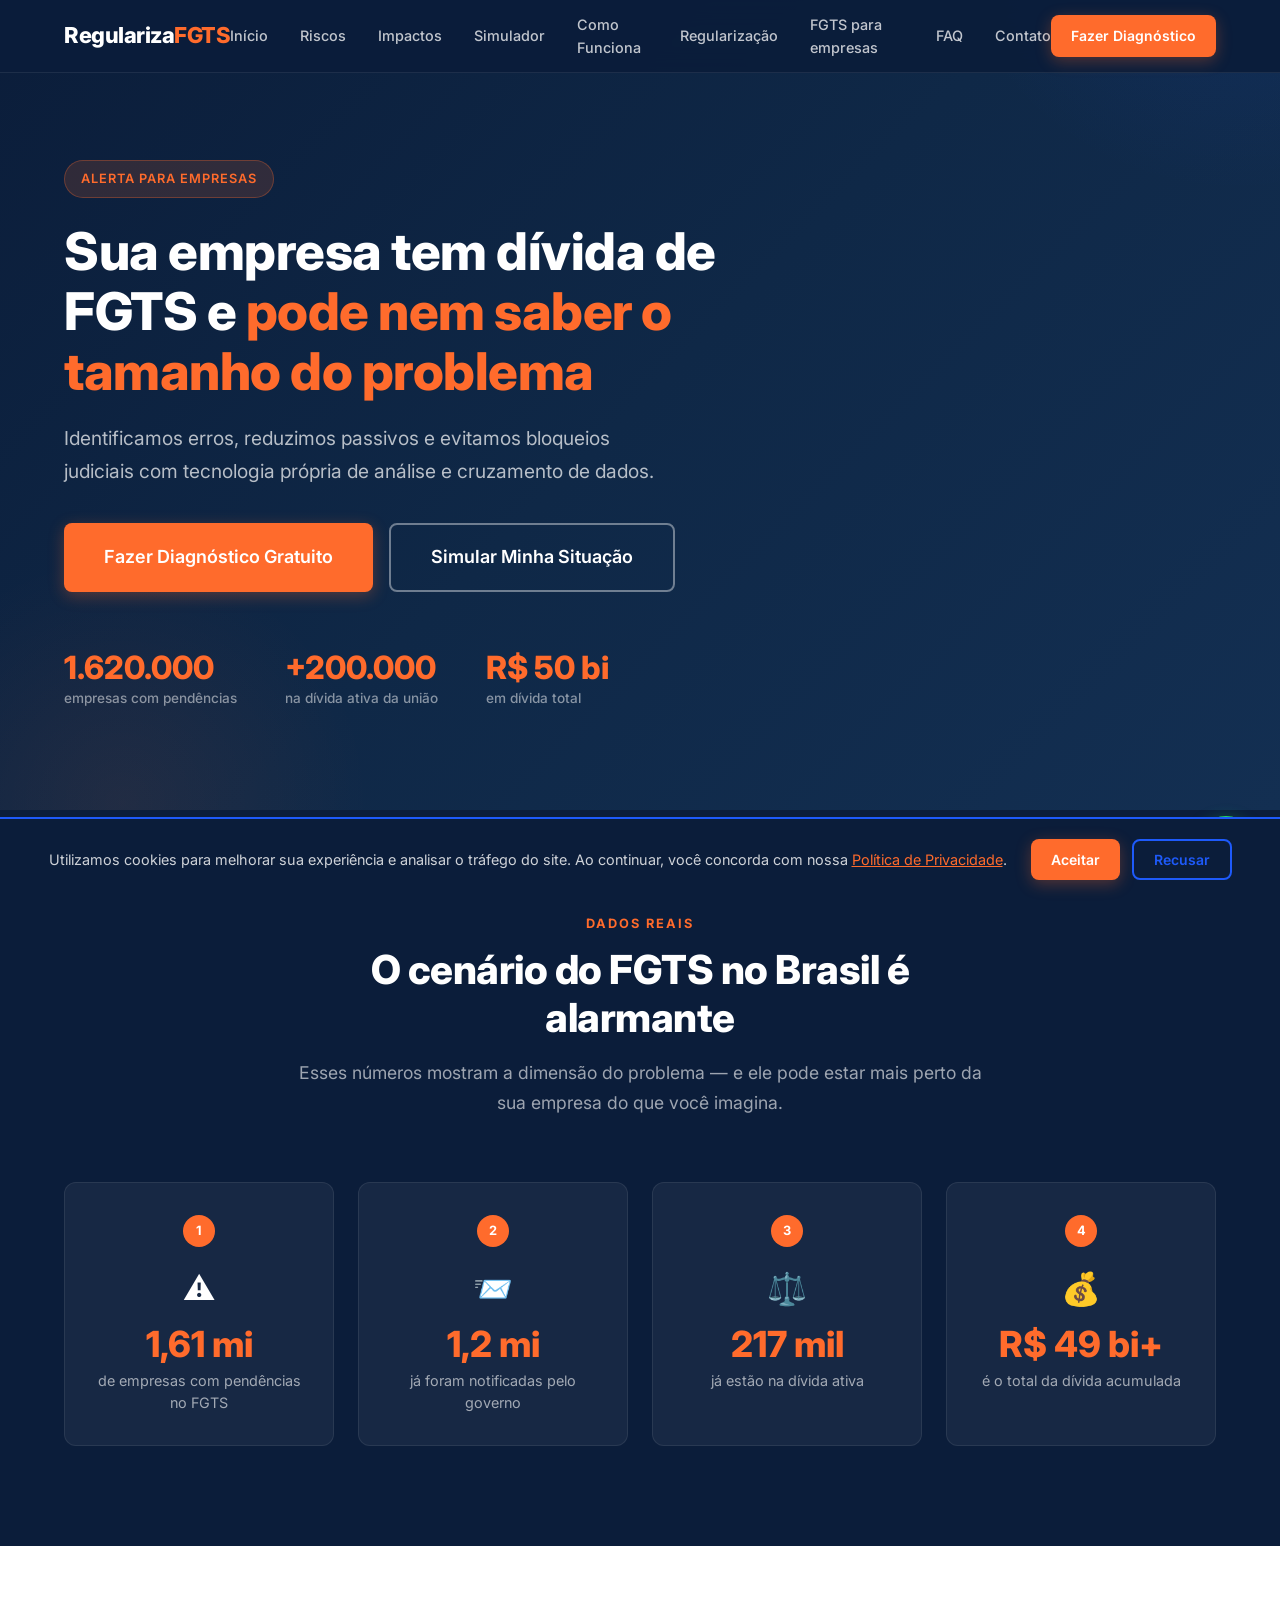
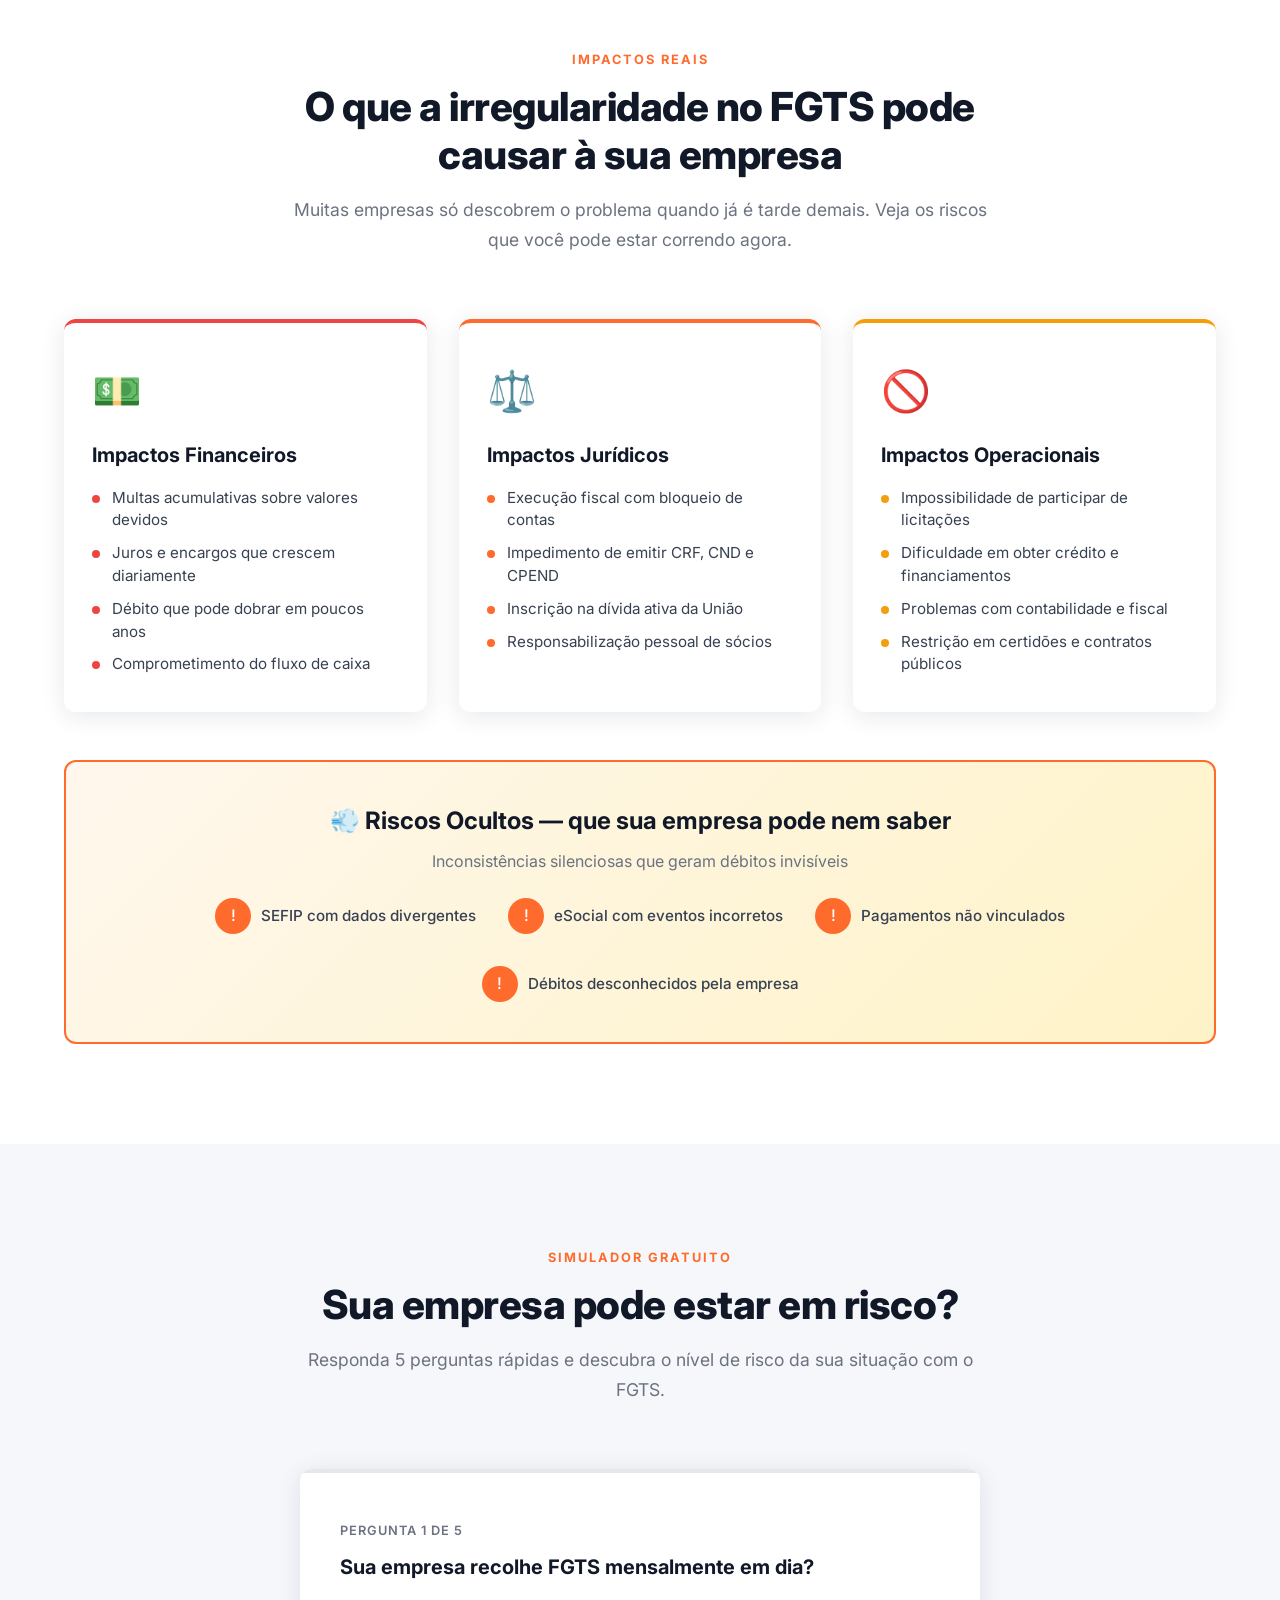
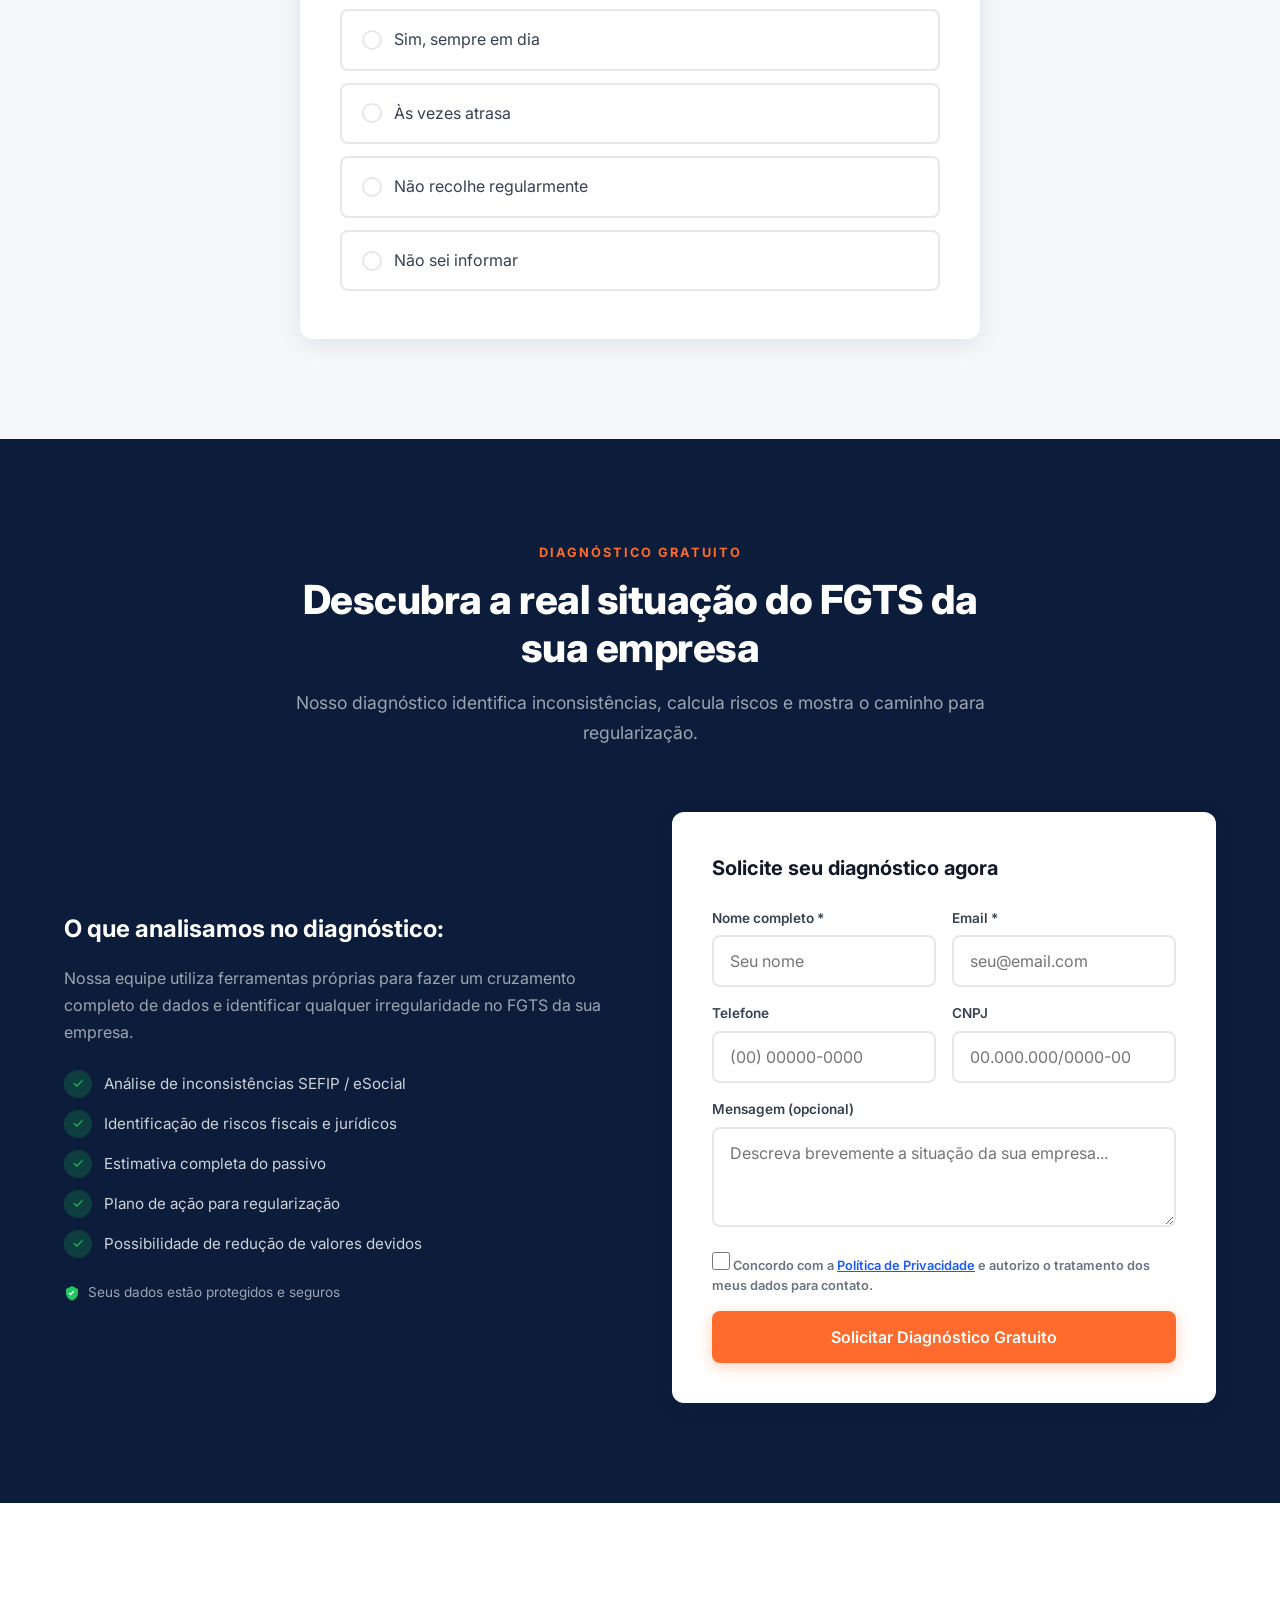
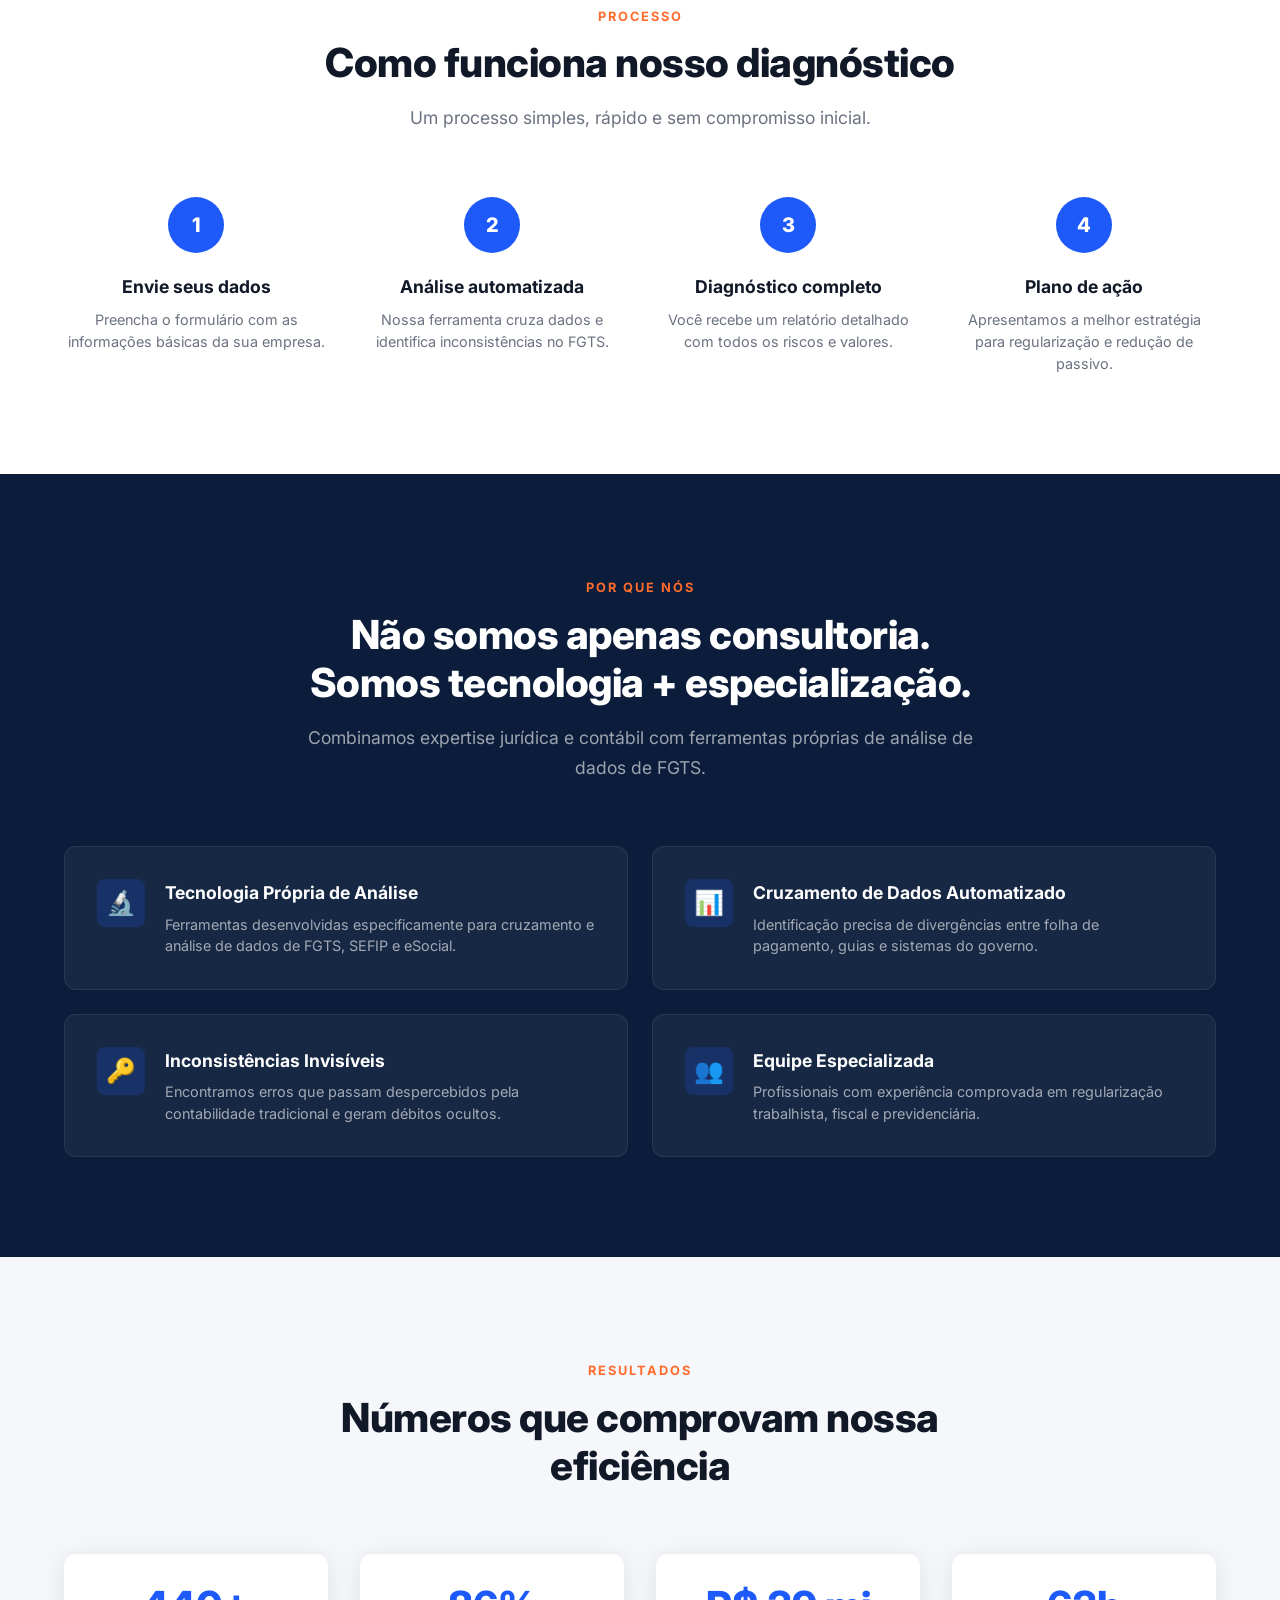
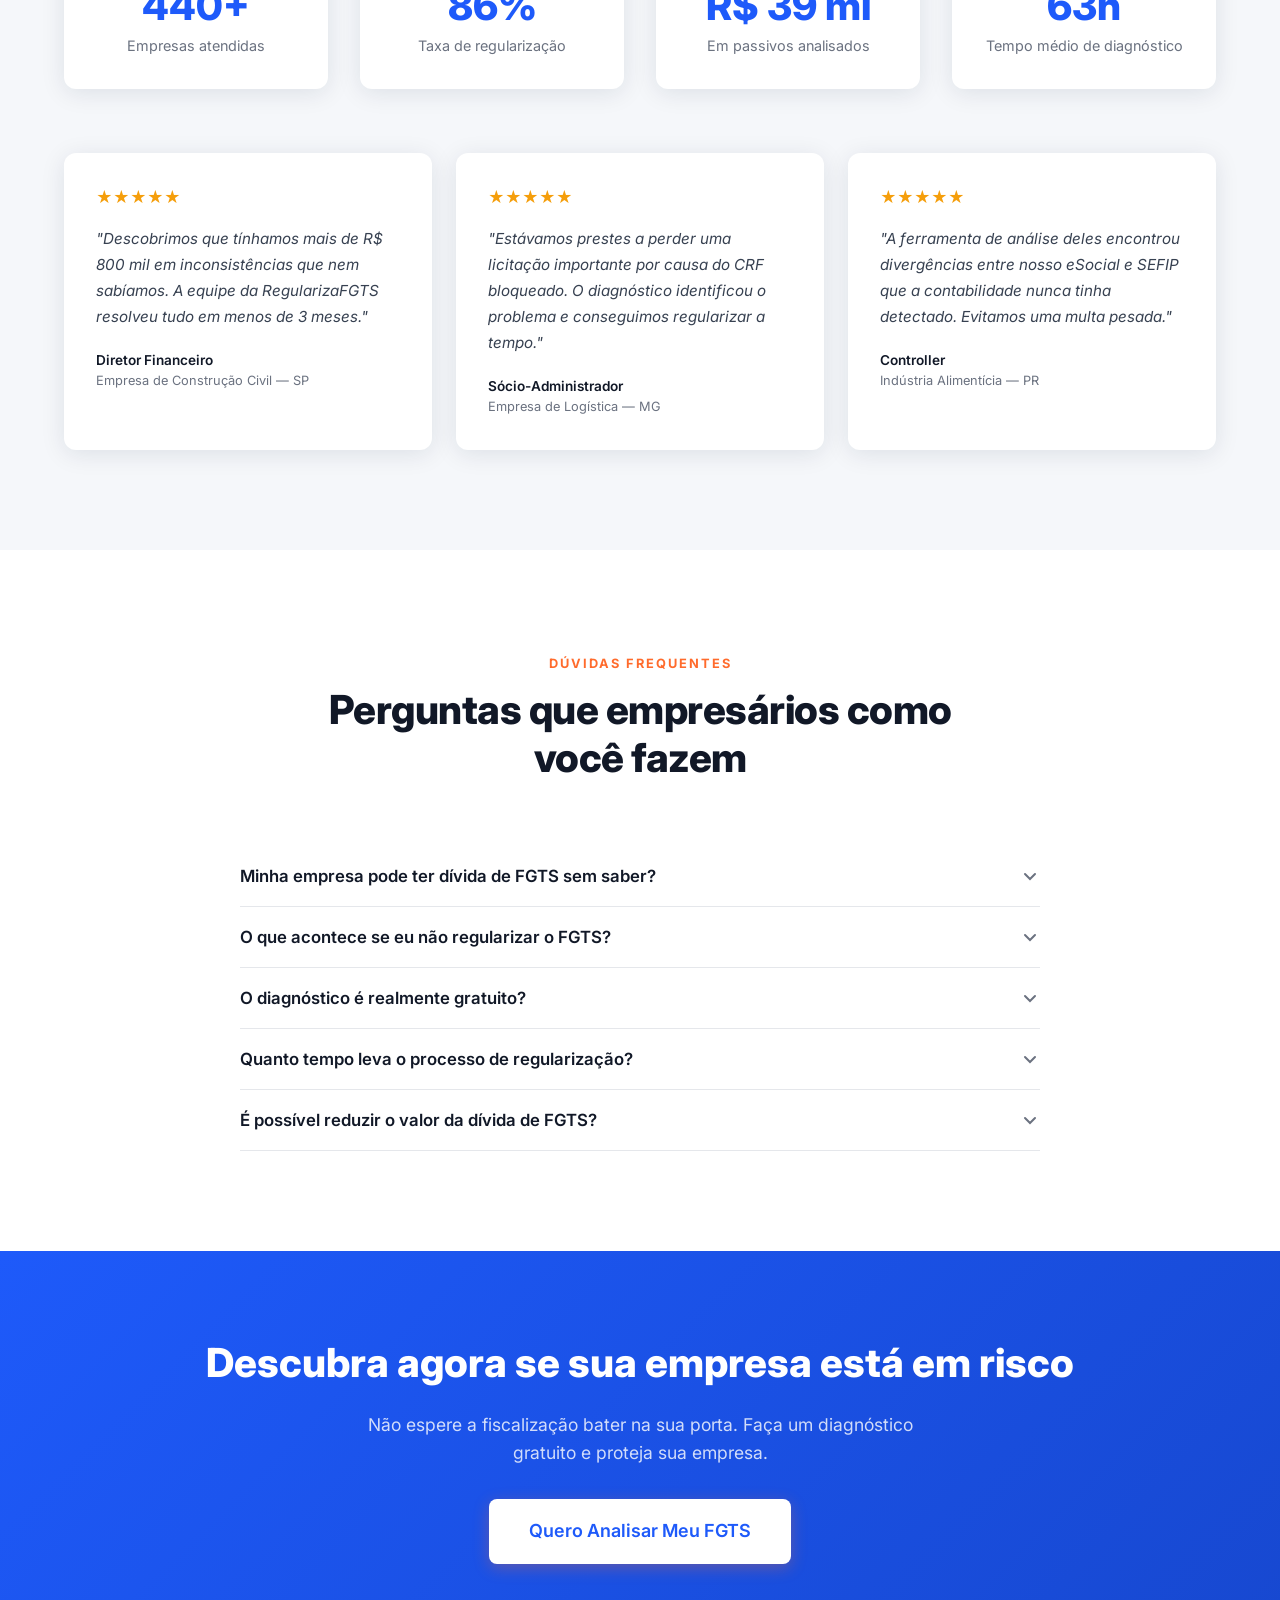
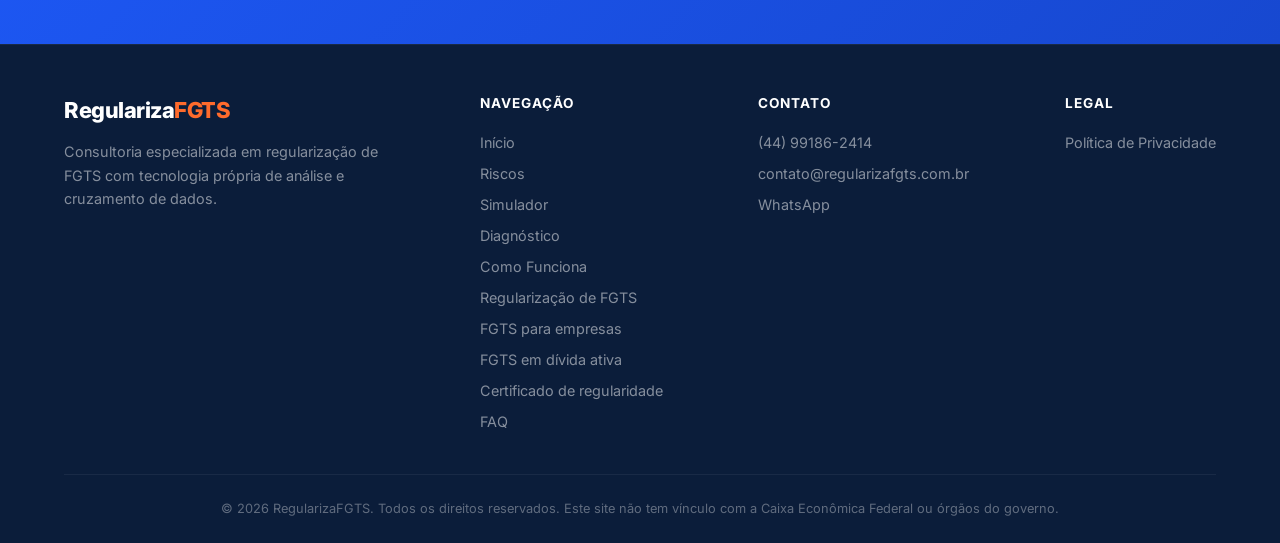
<file: index.html>
<!DOCTYPE html>
<html lang="pt-BR">
<head>
  <meta charset="UTF-8">
  <meta name="viewport" content="width=device-width, initial-scale=1.0, interactive-widget=resizes-content">
  <meta name="robots" content="index, follow">
  <meta name="description" content="Descubra pendências, inconsistências e riscos de FGTS na sua empresa. Solicite um diagnóstico inicial e receba os próximos passos para regularização.">
  <meta name="theme-color" content="#0B1D3A">
  <title>Regularização de FGTS para Empresas | RegularizaFGTS</title>

  <!-- Canonical -->
  <link rel="canonical" href="https://regularizafgts.com.br/">

  <!-- Open Graph -->
  <meta property="og:title" content="RegularizaFGTS — Sua empresa pode estar em risco">
  <meta property="og:description" content="Descubra pendências e inconsistências de FGTS na sua empresa e veja os próximos passos para regularização.">
  <meta property="og:type" content="website">
  <meta property="og:url" content="https://regularizafgts.com.br/">
  <meta property="og:image" content="https://regularizafgts.com.br/assets/og-image.png">
  <meta property="og:image:width" content="1200">
  <meta property="og:image:height" content="630">
  <meta property="og:image:alt" content="RegularizaFGTS — diagnóstico de FGTS para empresas">
  <meta property="og:locale" content="pt_BR">
  <meta property="og:site_name" content="RegularizaFGTS">

  <!-- Twitter Card -->
  <meta name="twitter:card" content="summary_large_image">
  <meta name="twitter:title" content="RegularizaFGTS — Sua empresa pode estar em risco">
  <meta name="twitter:description" content="Descubra pendências e inconsistências de FGTS na sua empresa e veja os próximos passos para regularização.">
  <meta name="twitter:image" content="https://regularizafgts.com.br/assets/og-image.png">

  <!-- Favicon SVG -->
  <link rel="icon" type="image/svg+xml" href="data:image/svg+xml,<svg xmlns='http://www.w3.org/2000/svg' viewBox='0 0 32 32'><rect width='32' height='32' rx='6' fill='%230B1D3A'/><text x='4' y='24' font-family='Arial,sans-serif' font-weight='800' font-size='20' fill='%23FF6B2C'>R</text></svg>">

  <!-- Preconnect -->
  <link rel="preconnect" href="https://fonts.googleapis.com">
  <link rel="preconnect" href="https://fonts.gstatic.com" crossorigin>
  <link rel="preconnect" href="https://nxzmnyzvjidjvnhraanw.supabase.co">

  <!-- Fonts -->
  <link href="https://fonts.googleapis.com/css2?family=Inter:wght@400;500;600;700;800&display=swap" rel="stylesheet">

  <!-- Styles -->
  <link rel="stylesheet" href="css/styles.css">

  <!-- JSON-LD Structured Data -->
  <script type="application/ld+json">
  {
    "@context": "https://schema.org",
    "@type": "ProfessionalService",
    "name": "RegularizaFGTS",
    "description": "Consultoria especializada em regularização de FGTS com tecnologia própria de análise e cruzamento de dados.",
    "url": "https://regularizafgts.com.br",
    "areaServed": "BR",
    "serviceType": ["Consultoria FGTS", "Regularização FGTS", "Diagnóstico FGTS"],
    "priceRange": "$$"
  }
  </script>
  <script type="application/ld+json">
  {
    "@context": "https://schema.org",
    "@type": "FAQPage",
    "mainEntity": [
      {
        "@type": "Question",
        "name": "Minha empresa pode ter dívida de FGTS sem saber?",
        "acceptedAnswer": { "@type": "Answer", "text": "Sim. Uma empresa pode ter inconsistências que não aparecem em uma conferência superficial, como diferenças entre folha, eSocial e guias, pagamentos não vinculados ou eventos enviados com erro. A confirmação depende da análise dos documentos e dos canais oficiais." }
      },
      {
        "@type": "Question",
        "name": "O que acontece se eu não regularizar o FGTS?",
        "acceptedAnswer": { "@type": "Answer", "text": "A empresa pode sofrer execução fiscal, bloqueio de contas bancárias, inscrição na dívida ativa, impedimento de emitir CRF e CND, impossibilidade de participar de licitações e responsabilização pessoal de sócios." }
      },
      {
        "@type": "Question",
        "name": "O diagnóstico é realmente gratuito?",
        "acceptedAnswer": { "@type": "Answer", "text": "Sim. O diagnóstico inicial é 100% gratuito e sem compromisso. Analisamos a situação da sua empresa e apresentamos um relatório com os riscos identificados. Caso deseje seguir com a regularização, apresentamos uma proposta." }
      },
      {
        "@type": "Question",
        "name": "Quanto tempo leva o processo de regularização?",
        "acceptedAnswer": { "@type": "Answer", "text": "O diagnóstico inicial é entregue em até 72 horas. O processo completo de regularização varia conforme a complexidade, mas geralmente leva de 30 a 90 dias." }
      },
      {
        "@type": "Question",
        "name": "É possível reduzir o valor da dívida de FGTS?",
        "acceptedAnswer": { "@type": "Answer", "text": "A análise pode identificar divergências, pagamentos não vinculados ou valores que precisam ser conferidos. Qualquer correção ou redução depende da documentação, da origem do débito e das regras aplicáveis ao caso." }
      }
    ]
  }
  </script>

  <!-- Google Tag Manager (placeholder) -->
  <!-- <script>(function(w,d,s,l,i){w[l]=w[l]||[];w[l].push({'gtm.start':new Date().getTime(),event:'gtm.js'});var f=d.getElementsByTagName(s)[0],j=d.createElement(s),dl=l!='dataLayer'?'&l='+l:'';j.async=true;j.src='https://www.googletagmanager.com/gtm.js?id='+i+dl;f.parentNode.insertBefore(j,f);})(window,document,'script','dataLayer','GTM-XXXXXXX');</script> -->
</head>
<body>

  <!-- ============================
       1. HEADER
       ============================ -->
  <a href="#diagnostico" class="skip-link">Pular para o conteúdo</a>

  <header class="header" role="banner">
    <div class="container">
      <a href="#inicio" class="logo" aria-label="RegularizaFGTS - Voltar ao início">Regulariza<span>FGTS</span></a>

      <nav class="nav-links" role="navigation" aria-label="Menu principal">
        <a href="#inicio">Início</a>
        <a href="#riscos">Riscos</a>
        <a href="#dores">Impactos</a>
        <a href="#simulador">Simulador</a>
        <a href="#como-funciona">Como Funciona</a>
        <a href="regularizacao-de-fgts/">Regularização</a>
        <a href="fgts-para-empresas/">FGTS para empresas</a>
        <a href="#faq">FAQ</a>
        <a href="#contato">Contato</a>
      </nav>

      <div class="header-cta">
        <a href="#diagnostico" class="btn btn-primary btn-sm">Fazer Diagnóstico</a>
      </div>

      <button class="mobile-toggle" aria-label="Abrir menu de navegação" aria-expanded="false">
        <span></span>
        <span></span>
        <span></span>
      </button>
    </div>
  </header>

  <!-- Mobile Sticky CTA -->
  <div class="mobile-sticky-cta">
    <a href="#diagnostico" class="btn btn-primary">Fazer Diagnóstico Gratuito</a>
  </div>

  <main>
  <!-- ============================
       2. HERO
       ============================ -->
  <section class="hero" id="inicio">
    <div class="container">
      <div class="hero-content">
        <div class="hero-badge" role="img" aria-label="Alerta">Alerta para empresas</div>
        <h1>
          Sua empresa tem dívida de FGTS e <span class="highlight">pode nem saber o tamanho do problema</span>
        </h1>
        <p>
          Identificamos erros, reduzimos passivos e evitamos bloqueios judiciais com tecnologia própria de análise e cruzamento de dados.
        </p>
        <div class="hero-buttons">
          <a href="#diagnostico" class="btn btn-primary btn-lg">Fazer Diagnóstico Gratuito</a>
          <a href="#simulador" class="btn btn-secondary btn-lg">Simular Minha Situação</a>
        </div>
        <div class="hero-stats">
          <div class="hero-stat">
            <div class="number" data-counter="1620000" aria-label="1.620.000 empresas com pendências">0</div>
            <div class="label">empresas com pendências</div>
          </div>
          <div class="hero-stat">
            <div class="number" data-counter="200000" data-prefix="+" aria-label="Mais de 200.000 na dívida ativa">0</div>
            <div class="label">na dívida ativa da união</div>
          </div>
          <div class="hero-stat">
            <div class="number" data-counter="50" data-prefix="R$ " data-suffix=" bi" aria-label="R$ 50 bilhões em dívida total">0</div>
            <div class="label">em dívida total</div>
          </div>
        </div>
      </div>
    </div>
  </section>

  <!-- ============================
       3. DADOS REAIS
       ============================ -->
  <section class="section section-dark" id="riscos">
    <div class="container">
      <div class="section-header">
        <div class="section-label">Dados reais</div>
        <h2 class="section-title">O cenário do FGTS no Brasil é alarmante</h2>
        <p class="section-subtitle">Esses números mostram a dimensão do problema — e ele pode estar mais perto da sua empresa do que você imagina.</p>
      </div>

      <div class="dados-grid">
        <div class="dado-card fade-in fade-in-delay-1">
          <div class="step">1</div>
          <div class="dado-icon" role="img" aria-label="Alerta">&#9888;&#65039;</div>
          <div class="dado-number" data-counter="1.62" data-decimals="2" data-suffix=" mi">0</div>
          <div class="dado-label">de empresas com pendências no FGTS</div>
        </div>
        <div class="dado-card fade-in fade-in-delay-2">
          <div class="step">2</div>
          <div class="dado-icon" role="img" aria-label="Notificação">&#128232;</div>
          <div class="dado-number" data-counter="1.2" data-decimals="1" data-suffix=" mi">0</div>
          <div class="dado-label">já foram notificadas pelo governo</div>
        </div>
        <div class="dado-card fade-in fade-in-delay-3">
          <div class="step">3</div>
          <div class="dado-icon" role="img" aria-label="Justiça">&#9878;&#65039;</div>
          <div class="dado-number" data-counter="219" data-suffix=" mil">0</div>
          <div class="dado-label">já estão na dívida ativa</div>
        </div>
        <div class="dado-card fade-in fade-in-delay-4">
          <div class="step">4</div>
          <div class="dado-icon" role="img" aria-label="Dinheiro">&#128176;</div>
          <div class="dado-number" data-counter="50" data-prefix="R$ " data-suffix=" bi+">0</div>
          <div class="dado-label">é o total da dívida acumulada</div>
        </div>
      </div>
    </div>
  </section>

  <!-- ============================
       4. DORES E IMPACTOS
       ============================ -->
  <section class="section" id="dores">
    <div class="container">
      <div class="section-header">
        <div class="section-label">Impactos reais</div>
        <h2 class="section-title">O que a irregularidade no FGTS pode causar à sua empresa</h2>
        <p class="section-subtitle">Muitas empresas só descobrem o problema quando já é tarde demais. Veja os riscos que você pode estar correndo agora.</p>
      </div>

      <div class="dores-grid">
        <div class="dor-card financeira fade-in fade-in-delay-1">
          <div class="dor-icon" role="img" aria-label="Financeiro">&#128181;</div>
          <h3>Impactos Financeiros</h3>
          <ul>
            <li>Multas acumulativas sobre valores devidos</li>
            <li>Juros e encargos que crescem diariamente</li>
            <li>Débito que pode dobrar em poucos anos</li>
            <li>Comprometimento do fluxo de caixa</li>
          </ul>
        </div>
        <div class="dor-card juridica fade-in fade-in-delay-2">
          <div class="dor-icon" role="img" aria-label="Jurídico">&#9878;&#65039;</div>
          <h3>Impactos Jurídicos</h3>
          <ul>
            <li>Execução fiscal com bloqueio de contas</li>
            <li>Impedimento de emitir CRF, CND e CPEND</li>
            <li>Inscrição na dívida ativa da União</li>
            <li>Responsabilização pessoal de sócios</li>
          </ul>
        </div>
        <div class="dor-card operacional fade-in fade-in-delay-3">
          <div class="dor-icon" role="img" aria-label="Operacional">&#128683;</div>
          <h3>Impactos Operacionais</h3>
          <ul>
            <li>Impossibilidade de participar de licitações</li>
            <li>Dificuldade em obter crédito e financiamentos</li>
            <li>Problemas com contabilidade e fiscal</li>
            <li>Restrição em certidões e contratos públicos</li>
          </ul>
        </div>
      </div>

      <div class="riscos-ocultos fade-in">
        <h3>&#128168; Riscos Ocultos — que sua empresa pode nem saber</h3>
        <p class="riscos-subtitle">Inconsistências silenciosas que geram débitos invisíveis</p>
        <div class="riscos-list">
          <div class="risco-item"><div class="risco-icon" aria-hidden="true">!</div><span>SEFIP com dados divergentes</span></div>
          <div class="risco-item"><div class="risco-icon" aria-hidden="true">!</div><span>eSocial com eventos incorretos</span></div>
          <div class="risco-item"><div class="risco-icon" aria-hidden="true">!</div><span>Pagamentos não vinculados</span></div>
          <div class="risco-item"><div class="risco-icon" aria-hidden="true">!</div><span>Débitos desconhecidos pela empresa</span></div>
        </div>
      </div>
    </div>
  </section>

  <!-- ============================
       5. SIMULADOR
       ============================ -->
  <section class="section section-light" id="simulador">
    <div class="container">
      <div class="section-header">
        <div class="section-label">Simulador gratuito</div>
        <h2 class="section-title">Sua empresa pode estar em risco?</h2>
        <p class="section-subtitle">Responda 5 perguntas rápidas e descubra o nível de risco da sua situação com o FGTS.</p>
      </div>
      <div class="simulator-wrapper fade-in">
        <div class="simulator-box">
          <div class="simulator-progress"><div class="simulator-progress-bar" id="simulator-progress-bar"></div></div>
          <div class="simulator-body" id="simulator-body" role="form" aria-label="Simulador de risco FGTS"></div>
        </div>
      </div>
    </div>
  </section>

  <!-- ============================
       6. DIAGNÓSTICO
       ============================ -->
  <section class="section section-dark" id="diagnostico">
    <div class="container">
      <div class="section-header">
        <div class="section-label">Diagnóstico gratuito</div>
        <h2 class="section-title">Descubra a real situação do FGTS da sua empresa</h2>
        <p class="section-subtitle">Nosso diagnóstico identifica inconsistências, calcula riscos e mostra o caminho para regularização.</p>
      </div>

      <div class="diagnostico-grid">
        <div class="diagnostico-info fade-in">
          <h3>O que analisamos no diagnóstico:</h3>
          <p>Nossa equipe utiliza ferramentas próprias para fazer um cruzamento completo de dados e identificar qualquer irregularidade no FGTS da sua empresa.</p>
          <div class="diagnostico-benefits">
            <div class="diagnostico-benefit"><div class="benefit-icon" aria-hidden="true">&#10003;</div><span>Análise de inconsistências SEFIP / eSocial</span></div>
            <div class="diagnostico-benefit"><div class="benefit-icon" aria-hidden="true">&#10003;</div><span>Identificação de riscos fiscais e jurídicos</span></div>
            <div class="diagnostico-benefit"><div class="benefit-icon" aria-hidden="true">&#10003;</div><span>Estimativa completa do passivo</span></div>
            <div class="diagnostico-benefit"><div class="benefit-icon" aria-hidden="true">&#10003;</div><span>Plano de ação para regularização</span></div>
            <div class="diagnostico-benefit"><div class="benefit-icon" aria-hidden="true">&#10003;</div><span>Possibilidade de redução de valores devidos</span></div>
          </div>

          <div class="trust-badge">
            <svg width="16" height="16" viewBox="0 0 16 16" fill="none" aria-hidden="true"><path d="M8 1L2 4v4c0 3.5 2.6 6.8 6 7.5 3.4-.7 6-4 6-7.5V4L8 1z" fill="#22C55E"/><path d="M6.5 10.5L4.5 8.5l1-1 1 1 3-3 1 1-4 4z" fill="white"/></svg>
            <span>Seus dados estão protegidos e seguros</span>
          </div>
        </div>

        <div class="diagnostico-form-card fade-in fade-in-delay-2">
          <h3>Solicite seu diagnóstico agora</h3>
          <form id="diagnostico-form" novalidate>
            <div class="form-row">
              <div class="form-group">
                <label for="diag-nome">Nome completo *</label>
                <input type="text" id="diag-nome" name="nome" required placeholder="Seu nome" autocomplete="name" maxlength="200">
              </div>
              <div class="form-group">
                <label for="diag-email">Email *</label>
                <input type="email" id="diag-email" name="email" required placeholder="seu@email.com" autocomplete="email" inputmode="email" maxlength="254">
              </div>
            </div>
            <div class="form-row">
              <div class="form-group">
                <label for="diag-telefone">Telefone</label>
                <input type="tel" id="diag-telefone" name="telefone" placeholder="(00) 00000-0000" autocomplete="tel" inputmode="tel" maxlength="15">
              </div>
              <div class="form-group">
                <label for="diag-cnpj">CNPJ</label>
                <input type="text" id="diag-cnpj" name="cnpj" placeholder="00.000.000/0000-00" inputmode="numeric" maxlength="18">
              </div>
            </div>
            <div class="form-group">
              <label for="diag-mensagem">Mensagem (opcional)</label>
              <textarea id="diag-mensagem" name="mensagem" placeholder="Descreva brevemente a situação da sua empresa..." maxlength="2000"></textarea>
            </div>

            <!-- Honeypot antispam -->
            <input type="text" name="website" style="position:absolute;left:-9999px;opacity:0;height:0;width:0;" tabindex="-1" autocomplete="off">

            <!-- LGPD Consent -->
            <div class="form-group form-consent">
              <label class="consent-label">
                <input type="checkbox" name="lgpd_consent" required>
                <span>Concordo com a <a href="#politica-privacidade" target="_blank">Política de Privacidade</a> e autorizo o tratamento dos meus dados para contato.</span>
              </label>
            </div>

            <button type="submit" class="btn btn-primary" style="width: 100%;">
              Solicitar Diagnóstico Gratuito
            </button>
          </form>

          <div id="form-success" class="form-success" aria-live="polite">
            <div class="success-icon" aria-hidden="true">&#10004;&#65039;</div>
            <h3>Diagnóstico solicitado com sucesso!</h3>
            <p>Nossa equipe entrará em contato em até 24 horas úteis para iniciar a análise da sua empresa.</p>
          </div>
        </div>
      </div>
    </div>
  </section>

  <!-- ============================
       7. COMO FUNCIONA
       ============================ -->
  <section class="section" id="como-funciona">
    <div class="container">
      <div class="section-header">
        <div class="section-label">Processo</div>
        <h2 class="section-title">Como funciona nosso diagnóstico</h2>
        <p class="section-subtitle">Um processo simples, rápido e sem compromisso inicial.</p>
      </div>
      <div class="steps-grid">
        <div class="step-card fade-in fade-in-delay-1"><div class="step-number">1</div><h3>Envie seus dados</h3><p>Preencha o formulário com as informações básicas da sua empresa.</p></div>
        <div class="step-card fade-in fade-in-delay-2"><div class="step-number">2</div><h3>Análise automatizada</h3><p>Nossa ferramenta cruza dados e identifica inconsistências no FGTS.</p></div>
        <div class="step-card fade-in fade-in-delay-3"><div class="step-number">3</div><h3>Diagnóstico completo</h3><p>Você recebe um relatório detalhado com todos os riscos e valores.</p></div>
        <div class="step-card fade-in fade-in-delay-4"><div class="step-number">4</div><h3>Plano de ação</h3><p>Apresentamos a melhor estratégia para regularização e redução de passivo.</p></div>
      </div>
    </div>
  </section>

  <!-- ============================
       8. DIFERENCIAIS
       ============================ -->
  <section class="section section-dark" id="diferenciais">
    <div class="container">
      <div class="section-header">
        <div class="section-label">Por que nós</div>
        <h2 class="section-title">Não somos apenas consultoria. Somos tecnologia + especialização.</h2>
        <p class="section-subtitle">Combinamos expertise jurídica e contábil com ferramentas próprias de análise de dados de FGTS.</p>
      </div>
      <div class="diferenciais-grid">
        <div class="diferencial-card fade-in fade-in-delay-1"><div class="diferencial-icon" aria-hidden="true">&#128300;</div><div><h3>Tecnologia Própria de Análise</h3><p>Ferramentas desenvolvidas especificamente para cruzamento e análise de dados de FGTS, SEFIP e eSocial.</p></div></div>
        <div class="diferencial-card fade-in fade-in-delay-2"><div class="diferencial-icon" aria-hidden="true">&#128202;</div><div><h3>Cruzamento de Dados Automatizado</h3><p>Identificação precisa de divergências entre folha de pagamento, guias e sistemas do governo.</p></div></div>
        <div class="diferencial-card fade-in fade-in-delay-3"><div class="diferencial-icon" aria-hidden="true">&#128273;</div><div><h3>Inconsistências Invisíveis</h3><p>Encontramos erros que passam despercebidos pela contabilidade tradicional e geram débitos ocultos.</p></div></div>
        <div class="diferencial-card fade-in fade-in-delay-4"><div class="diferencial-icon" aria-hidden="true">&#128101;</div><div><h3>Equipe Especializada</h3><p>Profissionais com experiência comprovada em regularização trabalhista, fiscal e previdenciária.</p></div></div>
      </div>
    </div>
  </section>

  <!-- ============================
       9. PROVA SOCIAL
       ============================ -->
  <section class="section section-light" id="resultados">
    <div class="container">
      <div class="section-header">
        <div class="section-label">Resultados</div>
        <h2 class="section-title">Números que comprovam nossa eficiência</h2>
      </div>
      <div class="prova-stats">
        <div class="prova-stat fade-in fade-in-delay-1"><div class="stat-number" data-counter="500" data-suffix="+">0</div><div class="stat-label">Empresas atendidas</div></div>
        <div class="prova-stat fade-in fade-in-delay-2"><div class="stat-number" data-counter="98" data-suffix="%">0</div><div class="stat-label">Taxa de regularização</div></div>
        <div class="prova-stat fade-in fade-in-delay-3"><div class="stat-number" data-counter="45" data-prefix="R$ " data-suffix=" mi">0</div><div class="stat-label">Em passivos analisados</div></div>
        <div class="prova-stat fade-in fade-in-delay-4"><div class="stat-number" data-counter="72" data-suffix="h">0</div><div class="stat-label">Tempo médio de diagnóstico</div></div>
      </div>

      <div class="depoimentos-grid">
        <div class="depoimento-card fade-in fade-in-delay-1">
          <div class="depoimento-stars" aria-label="5 estrelas">&#9733;&#9733;&#9733;&#9733;&#9733;</div>
          <p class="depoimento-text">"Descobrimos que tínhamos mais de R$ 800 mil em inconsistências que nem sabíamos. A equipe da RegularizaFGTS resolveu tudo em menos de 3 meses."</p>
          <div class="depoimento-author">Diretor Financeiro</div>
          <div class="depoimento-role">Empresa de Construção Civil — SP</div>
        </div>
        <div class="depoimento-card fade-in fade-in-delay-2">
          <div class="depoimento-stars" aria-label="5 estrelas">&#9733;&#9733;&#9733;&#9733;&#9733;</div>
          <p class="depoimento-text">"Estávamos prestes a perder uma licitação importante por causa do CRF bloqueado. O diagnóstico identificou o problema e conseguimos regularizar a tempo."</p>
          <div class="depoimento-author">Sócio-Administrador</div>
          <div class="depoimento-role">Empresa de Logística — MG</div>
        </div>
        <div class="depoimento-card fade-in fade-in-delay-3">
          <div class="depoimento-stars" aria-label="5 estrelas">&#9733;&#9733;&#9733;&#9733;&#9733;</div>
          <p class="depoimento-text">"A ferramenta de análise deles encontrou divergências entre nosso eSocial e SEFIP que a contabilidade nunca tinha detectado. Evitamos uma multa pesada."</p>
          <div class="depoimento-author">Controller</div>
          <div class="depoimento-role">Indústria Alimentícia — PR</div>
        </div>
      </div>
    </div>
  </section>

  <!-- ============================
       10. FAQ
       ============================ -->
  <section class="section" id="faq">
    <div class="container">
      <div class="section-header">
        <div class="section-label">Dúvidas frequentes</div>
        <h2 class="section-title">Perguntas que empresários como você fazem</h2>
      </div>
      <div class="faq-list">
        <div class="faq-item">
          <button class="faq-question" aria-expanded="false"><span>Minha empresa pode ter dívida de FGTS sem saber?</span><svg class="faq-chevron" width="20" height="20" viewBox="0 0 20 20" fill="none" aria-hidden="true"><path d="M5 8l5 5 5-5" stroke="currentColor" stroke-width="2" stroke-linecap="round"/></svg></button>
          <div class="faq-answer"><p>Sim. Uma empresa pode ter inconsistências que não aparecem em uma conferência superficial, como diferenças entre folha, eSocial e guias, pagamentos não vinculados ou eventos enviados com erro. A confirmação depende da análise dos documentos e dos canais oficiais.</p></div>
        </div>
        <div class="faq-item">
          <button class="faq-question" aria-expanded="false"><span>O que acontece se eu não regularizar o FGTS?</span><svg class="faq-chevron" width="20" height="20" viewBox="0 0 20 20" fill="none" aria-hidden="true"><path d="M5 8l5 5 5-5" stroke="currentColor" stroke-width="2" stroke-linecap="round"/></svg></button>
          <div class="faq-answer"><p>A empresa pode sofrer execução fiscal, bloqueio de contas bancárias, inscrição na dívida ativa, impedimento de emitir CRF e CND, impossibilidade de participar de licitações e responsabilização pessoal de sócios.</p></div>
        </div>
        <div class="faq-item">
          <button class="faq-question" aria-expanded="false"><span>O diagnóstico é realmente gratuito?</span><svg class="faq-chevron" width="20" height="20" viewBox="0 0 20 20" fill="none" aria-hidden="true"><path d="M5 8l5 5 5-5" stroke="currentColor" stroke-width="2" stroke-linecap="round"/></svg></button>
          <div class="faq-answer"><p>Sim. O diagnóstico inicial é 100% gratuito e sem compromisso. Analisamos a situação da sua empresa e apresentamos um relatório com os riscos identificados. Caso deseje seguir com a regularização, apresentamos uma proposta.</p></div>
        </div>
        <div class="faq-item">
          <button class="faq-question" aria-expanded="false"><span>Quanto tempo leva o processo de regularização?</span><svg class="faq-chevron" width="20" height="20" viewBox="0 0 20 20" fill="none" aria-hidden="true"><path d="M5 8l5 5 5-5" stroke="currentColor" stroke-width="2" stroke-linecap="round"/></svg></button>
          <div class="faq-answer"><p>O diagnóstico inicial é entregue em até 72 horas. O processo completo de regularização varia conforme a complexidade, mas geralmente leva de 30 a 90 dias.</p></div>
        </div>
        <div class="faq-item">
          <button class="faq-question" aria-expanded="false"><span>É possível reduzir o valor da dívida de FGTS?</span><svg class="faq-chevron" width="20" height="20" viewBox="0 0 20 20" fill="none" aria-hidden="true"><path d="M5 8l5 5 5-5" stroke="currentColor" stroke-width="2" stroke-linecap="round"/></svg></button>
          <div class="faq-answer"><p>A análise pode identificar divergências, pagamentos não vinculados ou valores que precisam ser conferidos. Qualquer correção ou redução depende da documentação, da origem do débito e das regras aplicáveis ao caso.</p></div>
        </div>
      </div>
    </div>
  </section>

  <!-- ============================
       11. CTA FINAL
       ============================ -->
  <section class="cta-final" id="contato">
    <div class="container">
      <h2>Descubra agora se sua empresa está em risco</h2>
      <p>Não espere a fiscalização bater na sua porta. Faça um diagnóstico gratuito e proteja sua empresa.</p>
      <div>
        <a href="#diagnostico" class="btn btn-primary btn-lg" style="background: var(--branco); color: var(--azul-vibrante);">
          Quero Analisar Meu FGTS
        </a>
      </div>
    </div>
  </section>
  </main>

  <!-- ============================
       12. FOOTER
       ============================ -->
  <footer class="footer" role="contentinfo">
    <div class="container">
      <div class="footer-content">
        <div class="footer-brand">
          <div class="logo">Regulariza<span>FGTS</span></div>
          <p>Consultoria especializada em regularização de FGTS com tecnologia própria de análise e cruzamento de dados.</p>
          <p class="footer-legal">
            <!-- CNPJ: 00.000.000/0000-00<br> -->
            <!-- Endereço: Rua Exemplo, 123 — São Paulo/SP -->
          </p>
        </div>
        <div class="footer-links">
          <h4>Navegação</h4>
          <a href="#inicio">Início</a>
          <a href="#riscos">Riscos</a>
          <a href="#simulador">Simulador</a>
          <a href="#diagnostico">Diagnóstico</a>
          <a href="#como-funciona">Como Funciona</a>
          <a href="regularizacao-de-fgts/">Regularização de FGTS</a>
          <a href="fgts-para-empresas/">FGTS para empresas</a>
          <a href="fgts-em-divida-ativa/">FGTS em dívida ativa</a>
          <a href="certificado-de-regularidade-fgts/">Certificado de regularidade</a>
          <a href="#faq">FAQ</a>
        </div>
        <div class="footer-links">
          <h4>Contato</h4>
          <a href="tel:+554491862414">(44) 99186-2414</a>
          <a href="mailto:contato@regularizafgts.com.br">contato@regularizafgts.com.br</a>
          <a href="https://wa.me/554491862414" target="_blank" rel="noopener">WhatsApp</a>
        </div>
        <div class="footer-links">
          <h4>Legal</h4>
          <a href="#politica-privacidade">Política de Privacidade</a>
        </div>
      </div>
      <div class="footer-bottom">
        <p>&copy; 2026 RegularizaFGTS. Todos os direitos reservados. Este site não tem vínculo com a Caixa Econômica Federal ou órgãos do governo.</p>
      </div>
    </div>
  </footer>

  <!-- ============================
       WhatsApp Floating Button
       ============================ -->
  <a href="https://wa.me/554491862414?text=Olá! Gostaria de fazer um diagnóstico do FGTS da minha empresa." class="whatsapp-float" target="_blank" rel="noopener" aria-label="Falar pelo WhatsApp">
    <svg viewBox="0 0 32 32" width="32" height="32" fill="white"><path d="M16.01 2.64C8.66 2.64 2.7 8.56 2.7 15.87c0 2.34.62 4.62 1.8 6.63L2.5 29.36l7.1-1.86a13.37 13.37 0 006.4 1.63h.01c7.35 0 13.31-5.92 13.31-13.23a13.14 13.14 0 00-3.9-9.36 13.26 13.26 0 00-9.41-3.9zm0 24.23c-2 0-3.95-.53-5.66-1.54l-.4-.24-4.2 1.1 1.12-4.1-.26-.42a10.97 10.97 0 01-1.7-5.8c0-6.07 4.97-11.01 11.1-11.01a11.02 11.02 0 0111.1 11.04c0 6.07-4.97 11.01-11.1 11.01v-.04zm6.08-8.24c-.33-.17-1.97-.97-2.28-1.08-.3-.11-.52-.17-.74.17-.22.33-.86 1.08-1.05 1.3-.19.22-.39.25-.72.08-.33-.17-1.4-.52-2.67-1.64-.99-.88-1.65-1.96-1.84-2.29-.19-.33-.02-.51.15-.68.15-.15.33-.39.5-.58.17-.2.22-.33.33-.55.11-.22.06-.42-.03-.58-.08-.17-.74-1.78-1.01-2.43-.27-.64-.54-.55-.74-.56h-.63c-.22 0-.58.08-.88.42-.3.33-1.16 1.13-1.16 2.76 0 1.63 1.19 3.2 1.35 3.42.17.22 2.34 3.56 5.66 5 .79.34 1.41.54 1.89.7.79.25 1.51.21 2.08.13.64-.1 1.97-.8 2.25-1.58.28-.78.28-1.44.19-1.58-.08-.14-.3-.22-.63-.39z"/></svg>
  </a>

  <!-- ============================
       Cookie Consent Banner
       ============================ -->
  <div id="cookie-consent" class="cookie-consent" style="display:none;" role="dialog" aria-label="Consentimento de cookies">
    <div class="cookie-content">
      <p>Utilizamos cookies para melhorar sua experiência e analisar o tráfego do site. Ao continuar, você concorda com nossa <a href="#politica-privacidade">Política de Privacidade</a>.</p>
      <div class="cookie-buttons">
        <button id="cookie-accept" class="btn btn-primary btn-sm">Aceitar</button>
        <button id="cookie-reject" class="btn btn-outline btn-sm">Recusar</button>
      </div>
    </div>
  </div>

  <!-- ============================
       Exit Intent Popup
       ============================ -->
  <div id="exit-popup" class="exit-popup" role="dialog" aria-label="Oferta antes de sair">
    <div class="exit-popup-content">
      <button id="exit-popup-close" class="exit-popup-close" aria-label="Fechar">&times;</button>
      <h3>Antes de sair...</h3>
      <p>Sua empresa pode estar com <strong>pendências invisíveis</strong> no FGTS. Faça um diagnóstico gratuito e evite surpresas.</p>
      <a href="#diagnostico" class="btn btn-primary" onclick="document.getElementById('exit-popup').classList.remove('active')">Fazer Diagnóstico Gratuito</a>
    </div>
  </div>

  <!-- ============================
       Social Proof Toast
       ============================ -->
  <div id="social-proof-toast" class="social-proof-toast" aria-live="polite">
    <div class="toast-icon" aria-hidden="true">&#128202;</div>
    <div>
      <div class="toast-text"></div>
      <div class="toast-time"></div>
    </div>
  </div>

  <!-- ============================
       Política de Privacidade (inline simplificada)
       ============================ -->
  <section class="section" id="politica-privacidade" style="display:none;">
    <div class="container" style="max-width:800px;">
      <h2 class="section-title">Política de Privacidade</h2>
      <p>A RegularizaFGTS respeita a sua privacidade e está comprometida com a proteção dos seus dados pessoais, em conformidade com a Lei Geral de Proteção de Dados (LGPD - Lei 13.709/2018).</p>
      <h3>Dados coletados</h3>
      <p>Coletamos apenas os dados fornecidos voluntariamente por você nos formulários do site: nome, email, telefone, CNPJ e mensagem.</p>
      <h3>Finalidade</h3>
      <p>Os dados são utilizados exclusivamente para: entrar em contato sobre o diagnóstico solicitado, enviar informações relevantes sobre regularização de FGTS, e melhorar nossos serviços.</p>
      <h3>Compartilhamento</h3>
      <p>Não compartilhamos seus dados com terceiros, exceto quando necessário para a prestação do serviço contratado ou por determinação legal.</p>
      <h3>Armazenamento</h3>
      <p>Os dados são armazenados em servidores seguros com criptografia e controle de acesso.</p>
      <h3>Seus direitos</h3>
      <p>Você pode solicitar acesso, correção, exclusão ou portabilidade dos seus dados a qualquer momento através do email contato@regularizafgts.com.br.</p>
    </div>
  </section>

  <!-- Scripts -->
  <script src="js/supabase.js" defer></script>
  <script src="js/main.js" defer></script>
  <script src="js/simulator.js" defer></script>

  <!-- Política de Privacidade toggle -->
  <script>
  document.querySelectorAll('a[href="#politica-privacidade"]').forEach(link => {
    link.addEventListener('click', (e) => {
      e.preventDefault();
      const pp = document.getElementById('politica-privacidade');
      pp.style.display = pp.style.display === 'none' ? 'block' : 'none';
      pp.scrollIntoView({ behavior: 'smooth' });
    });
  });
  </script>
</body>
</html>
</file>
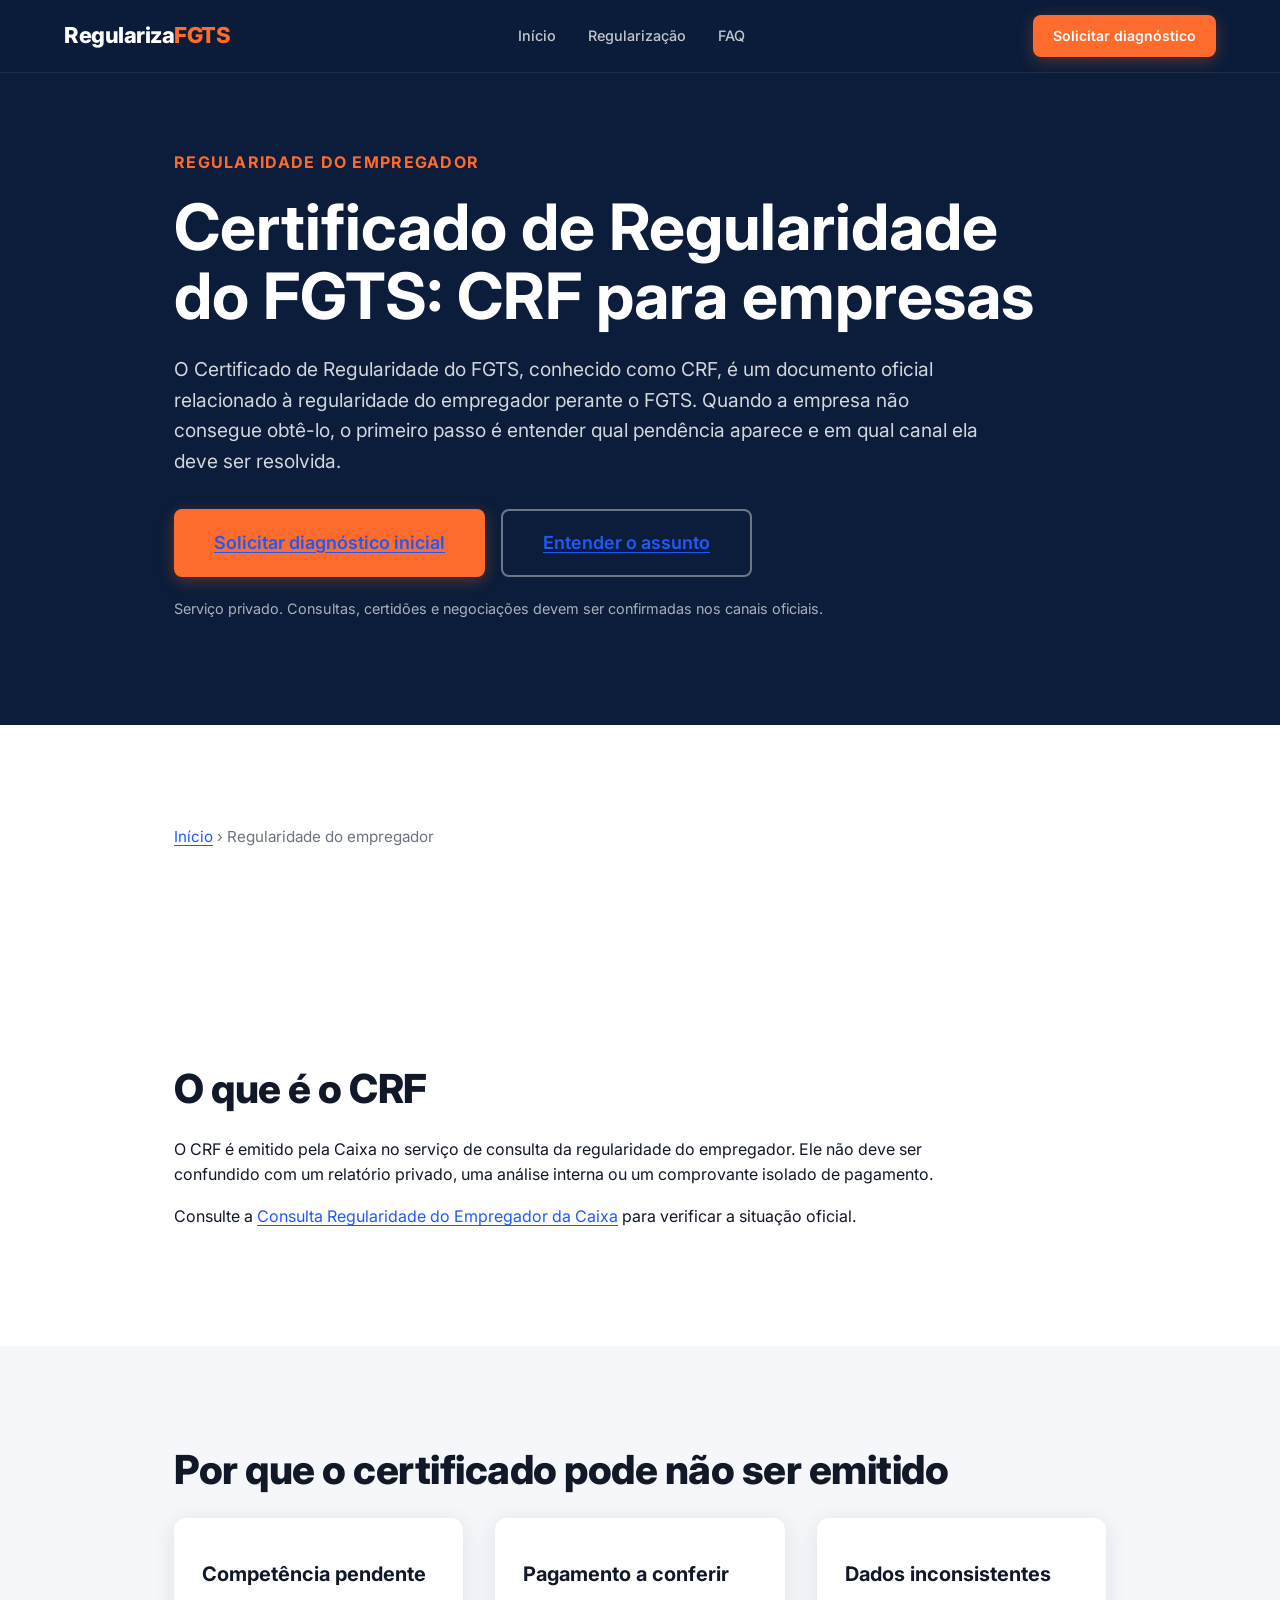
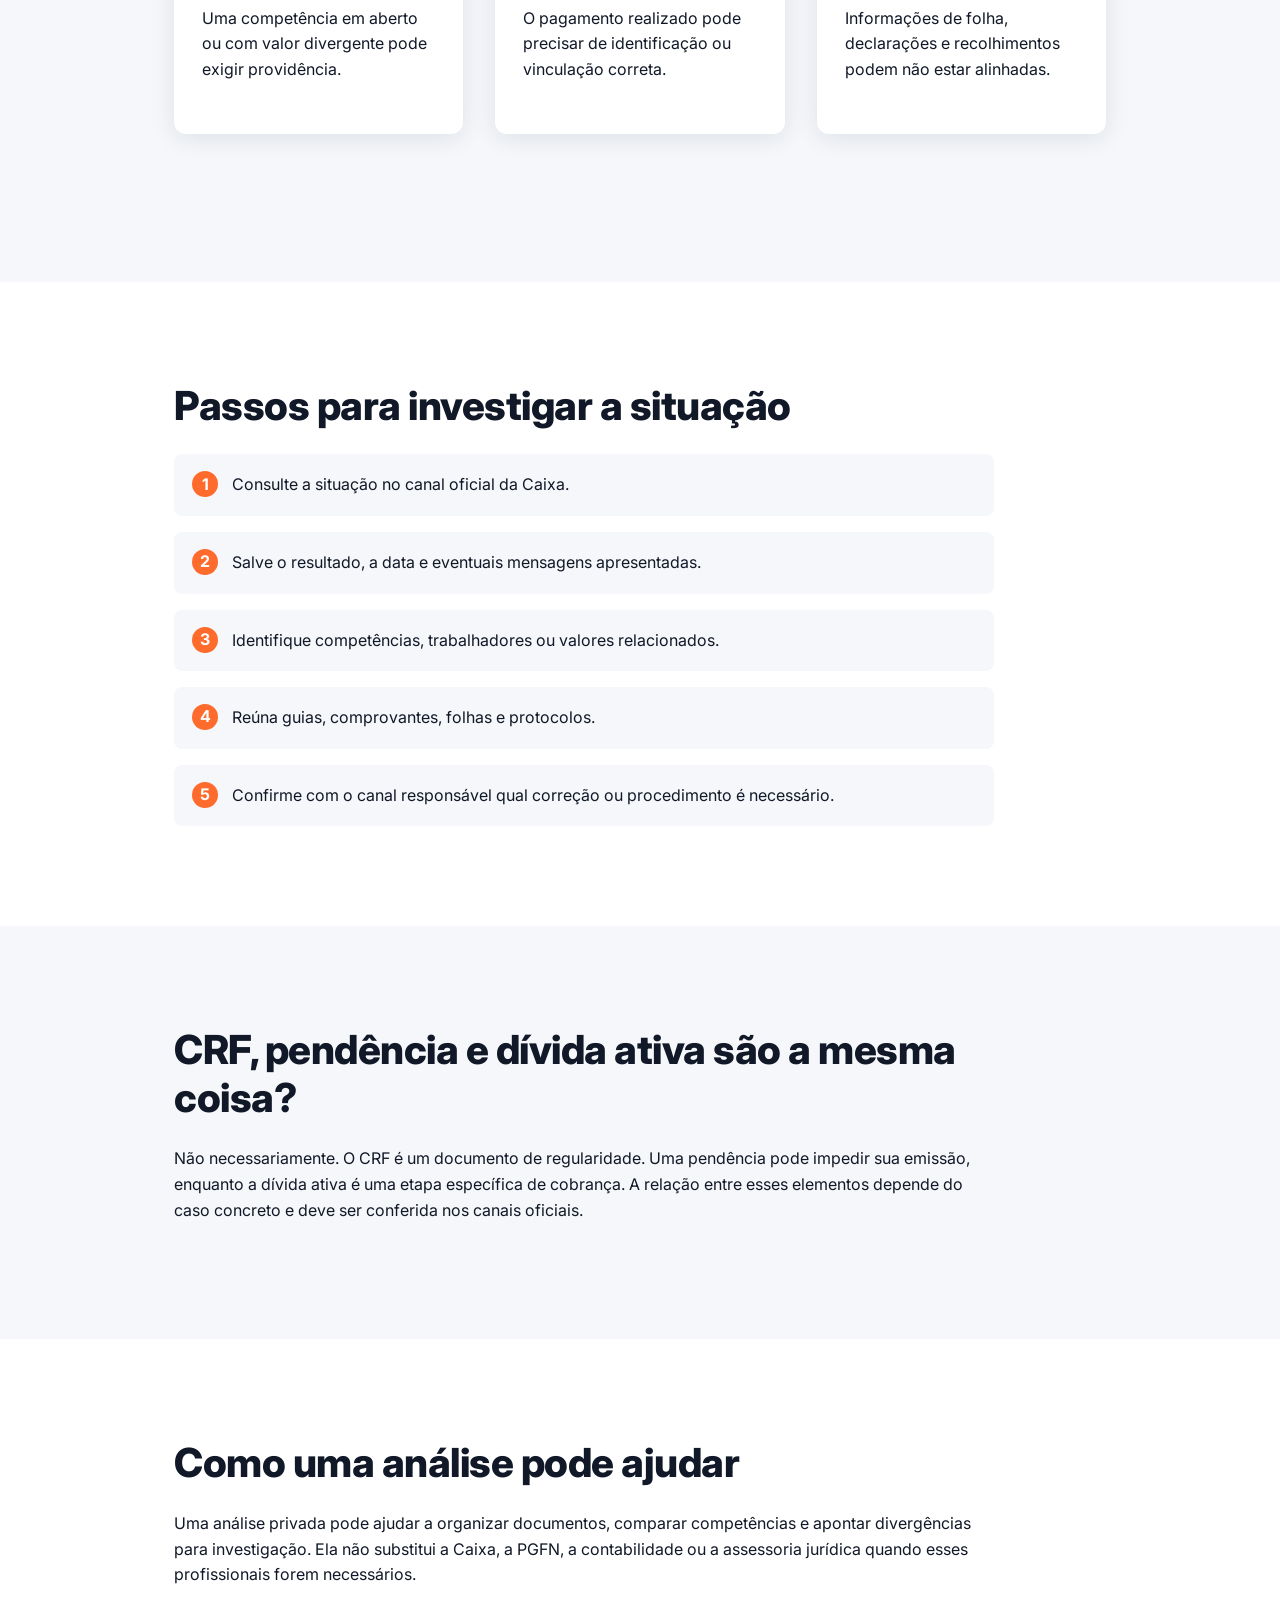
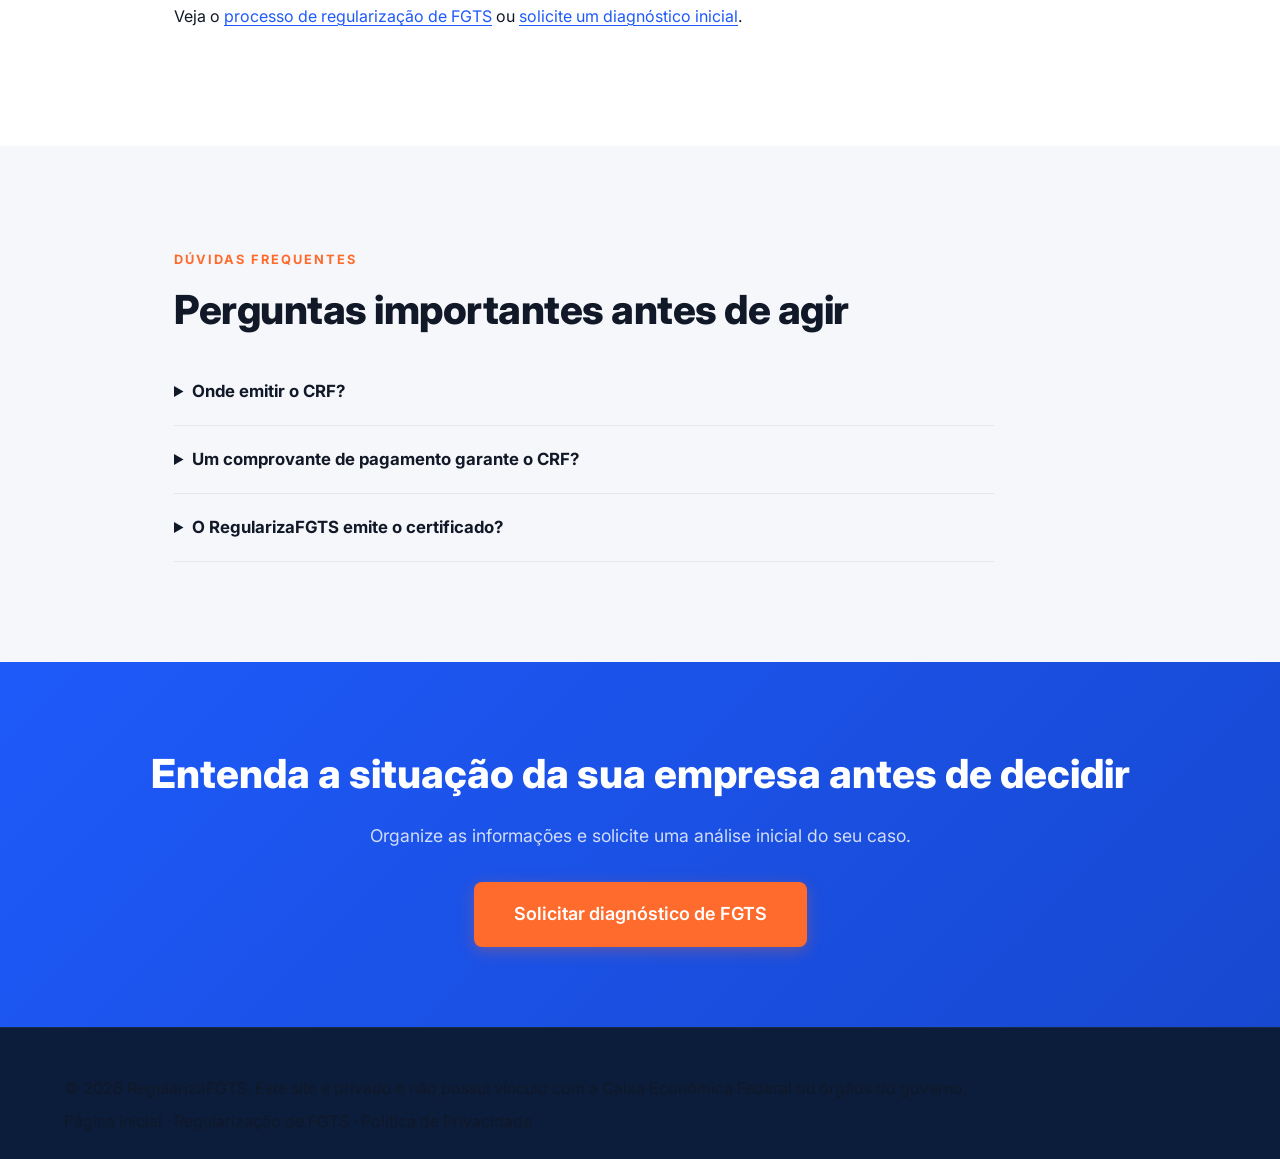
<file: certificado-de-regularidade-fgts/index.html>
<!DOCTYPE html>
<html lang="pt-BR"><head>
<meta charset="UTF-8"><meta name="viewport" content="width=device-width, initial-scale=1.0"><meta name="robots" content="index, follow">
<meta name="description" content="Entenda o que é o Certificado de Regularidade do FGTS, por que ele pode não ser emitido e quais passos tomar para verificar pendências."><meta name="theme-color" content="#0B1D3A">
<title>Certificado de Regularidade do FGTS: CRF para Empresas</title><link rel="canonical" href="https://regularizafgts.com.br/certificado-de-regularidade-fgts/">
<meta property="og:title" content="Certificado de Regularidade do FGTS: CRF para Empresas"><meta property="og:description" content="Entenda o que é o Certificado de Regularidade do FGTS, por que ele pode não ser emitido e quais passos tomar para verificar pendências."><meta property="og:type" content="article"><meta property="og:url" content="https://regularizafgts.com.br/certificado-de-regularidade-fgts/"><meta property="og:image" content="https://regularizafgts.com.br/assets/og-image.png"><meta property="og:image:width" content="1200"><meta property="og:image:height" content="630"><meta property="og:locale" content="pt_BR"><meta property="og:site_name" content="RegularizaFGTS">
<meta name="twitter:card" content="summary_large_image"><meta name="twitter:title" content="Certificado de Regularidade do FGTS: CRF para Empresas"><meta name="twitter:description" content="Entenda o que é o Certificado de Regularidade do FGTS, por que ele pode não ser emitido e quais passos tomar para verificar pendências."><meta name="twitter:image" content="https://regularizafgts.com.br/assets/og-image.png">
<link rel="icon" type="image/svg+xml" href="data:image/svg+xml,<svg xmlns='http://www.w3.org/2000/svg' viewBox='0 0 32 32'><rect width='32' height='32' rx='6' fill='%230B1D3A'/><text x='4' y='24' font-family='Arial,sans-serif' font-weight='800' font-size='20' fill='%23FF6B2C'>R</text></svg>"><link rel="preconnect" href="https://fonts.googleapis.com"><link rel="preconnect" href="https://fonts.gstatic.com" crossorigin><link href="https://fonts.googleapis.com/css2?family=Inter:wght@400;500;600;700;800&display=swap" rel="stylesheet"><link rel="stylesheet" href="../css/styles.css">
<script type="application/ld+json">{"@context":"https://schema.org","@type":"Article","headline":"Certificado de Regularidade do FGTS: CRF para Empresas","description":"Entenda o que é o Certificado de Regularidade do FGTS, por que ele pode não ser emitido e quais passos tomar para verificar pendências.","mainEntityOfPage":{"@type":"WebPage","@id":"https://regularizafgts.com.br/certificado-de-regularidade-fgts/"},"publisher":{"@type":"Organization","name":"RegularizaFGTS","url":"https://regularizafgts.com.br/"}}</script>
<script type="application/ld+json">{"@context":"https://schema.org","@type":"FAQPage","mainEntity":[{"@type":"Question","name":"Onde emitir o CRF?","acceptedAnswer":{"@type":"Answer","text":"A consulta e a emissão do Certificado de Regularidade do FGTS devem ser feitas no canal oficial da Caixa."}},{"@type":"Question","name":"Um comprovante de pagamento garante o CRF?","acceptedAnswer":{"@type":"Answer","text":"Não necessariamente. O comprovante precisa ser relacionado à situação correta e a atualização depende do processamento e das regras aplicáveis."}},{"@type":"Question","name":"O RegularizaFGTS emite o certificado?","acceptedAnswer":{"@type":"Answer","text":"Não. O RegularizaFGTS oferece análise privada e organização de informações. O certificado oficial é emitido pela Caixa."}}]}</script>
</head><body><a href="#conteudo" class="skip-link">Pular para o conteúdo</a>
<header class="header"><div class="container"><a href="../" class="logo" aria-label="RegularizaFGTS - Página inicial">Regulariza<span>FGTS</span></a><nav class="nav-links" aria-label="Menu principal"><a href="../">Início</a><a href="../regularizacao-de-fgts/">Regularização</a><a href="#faq">FAQ</a></nav><a href="../#diagnostico" class="btn btn-primary btn-sm">Solicitar diagnóstico</a></div></header>
<main id="conteudo"><section class="landing-hero" style="padding:150px 0 88px;background:var(--azul-escuro);color:var(--branco)"><div class="container content-wrap"><p style="color:var(--laranja);font-weight:700;text-transform:uppercase;letter-spacing:.08em">Regularidade do empregador</p><h1>Certificado de Regularidade do FGTS: CRF para empresas</h1><p class="hero-lead">O Certificado de Regularidade do FGTS, conhecido como CRF, é um documento oficial relacionado à regularidade do empregador perante o FGTS. Quando a empresa não consegue obtê-lo, o primeiro passo é entender qual pendência aparece e em qual canal ela deve ser resolvida.</p><div class="hero-actions"><a href="../#diagnostico" class="btn btn-primary btn-lg">Solicitar diagnóstico inicial</a><a href="#conteudo" class="btn btn-secondary btn-lg">Entender o assunto</a></div><p class="hero-note">Serviço privado. Consultas, certidões e negociações devem ser confirmadas nos canais oficiais.</p></div></section>
<section class="section"><div class="container content-wrap"><p class="breadcrumb"><a href="../">Início</a> <span aria-hidden="true">›</span> Regularidade do empregador</p></div></section><section class="section " id="sec-0"><div class="container content-wrap"><h2 class="section-title">O que é o CRF</h2><p>O CRF é emitido pela Caixa no serviço de consulta da regularidade do empregador. Ele não deve ser confundido com um relatório privado, uma análise interna ou um comprovante isolado de pagamento.</p><p>Consulte a <a href="https://consulta-crf.caixa.gov.br/" target="_blank" rel="noopener noreferrer">Consulta Regularidade do Empregador da Caixa</a> para verificar a situação oficial.</p></div></section><section class="section section-light" id="sec-1"><div class="container content-wrap"><h2 class="section-title">Por que o certificado pode não ser emitido</h2><div class="dores-grid"><article class="dor-card"><h3>Competência pendente</h3><p>Uma competência em aberto ou com valor divergente pode exigir providência.</p></article><article class="dor-card"><h3>Pagamento a conferir</h3><p>O pagamento realizado pode precisar de identificação ou vinculação correta.</p></article><article class="dor-card"><h3>Dados inconsistentes</h3><p>Informações de folha, declarações e recolhimentos podem não estar alinhadas.</p></article></div></div></section><section class="section " id="sec-2"><div class="container content-wrap"><h2 class="section-title">Passos para investigar a situação</h2><ol class="content-steps"><li>Consulte a situação no canal oficial da Caixa.</li><li>Salve o resultado, a data e eventuais mensagens apresentadas.</li><li>Identifique competências, trabalhadores ou valores relacionados.</li><li>Reúna guias, comprovantes, folhas e protocolos.</li><li>Confirme com o canal responsável qual correção ou procedimento é necessário.</li></ol></div></section><section class="section section-light" id="sec-3"><div class="container content-wrap"><h2 class="section-title">CRF, pendência e dívida ativa são a mesma coisa?</h2><p>Não necessariamente. O CRF é um documento de regularidade. Uma pendência pode impedir sua emissão, enquanto a dívida ativa é uma etapa específica de cobrança. A relação entre esses elementos depende do caso concreto e deve ser conferida nos canais oficiais.</p></div></section><section class="section " id="sec-4"><div class="container content-wrap"><h2 class="section-title">Como uma análise pode ajudar</h2><p>Uma análise privada pode ajudar a organizar documentos, comparar competências e apontar divergências para investigação. Ela não substitui a Caixa, a PGFN, a contabilidade ou a assessoria jurídica quando esses profissionais forem necessários.</p><p>Veja o <a href="../regularizacao-de-fgts/">processo de regularização de FGTS</a> ou <a href="../#diagnostico">solicite um diagnóstico inicial</a>.</p></div></section>
<section class="section section-light" id="faq"><div class="container content-wrap"><p class="section-label">Dúvidas frequentes</p><h2 class="section-title">Perguntas importantes antes de agir</h2><details class="faq-detail"><summary><strong>Onde emitir o CRF?</strong></summary><p>A consulta e a emissão do Certificado de Regularidade do FGTS devem ser feitas no canal oficial da Caixa.</p></details><details class="faq-detail"><summary><strong>Um comprovante de pagamento garante o CRF?</strong></summary><p>Não necessariamente. O comprovante precisa ser relacionado à situação correta e a atualização depende do processamento e das regras aplicáveis.</p></details><details class="faq-detail"><summary><strong>O RegularizaFGTS emite o certificado?</strong></summary><p>Não. O RegularizaFGTS oferece análise privada e organização de informações. O certificado oficial é emitido pela Caixa.</p></details></div></section>
<section class="cta-final"><div class="container"><h2>Entenda a situação da sua empresa antes de decidir</h2><p>Organize as informações e solicite uma análise inicial do seu caso.</p><a href="../#diagnostico" class="btn btn-primary btn-lg">Solicitar diagnóstico de FGTS</a></div></section></main>
<footer class="footer"><div class="container"><p>© 2026 RegularizaFGTS. Este site é privado e não possui vínculo com a Caixa Econômica Federal ou órgãos do governo.</p><p style="margin-top:8px"><a href="../">Página inicial</a> · <a href="../regularizacao-de-fgts/">Regularização de FGTS</a> · <a href="../#politica-privacidade">Política de Privacidade</a></p></div></footer></body></html>
</file>
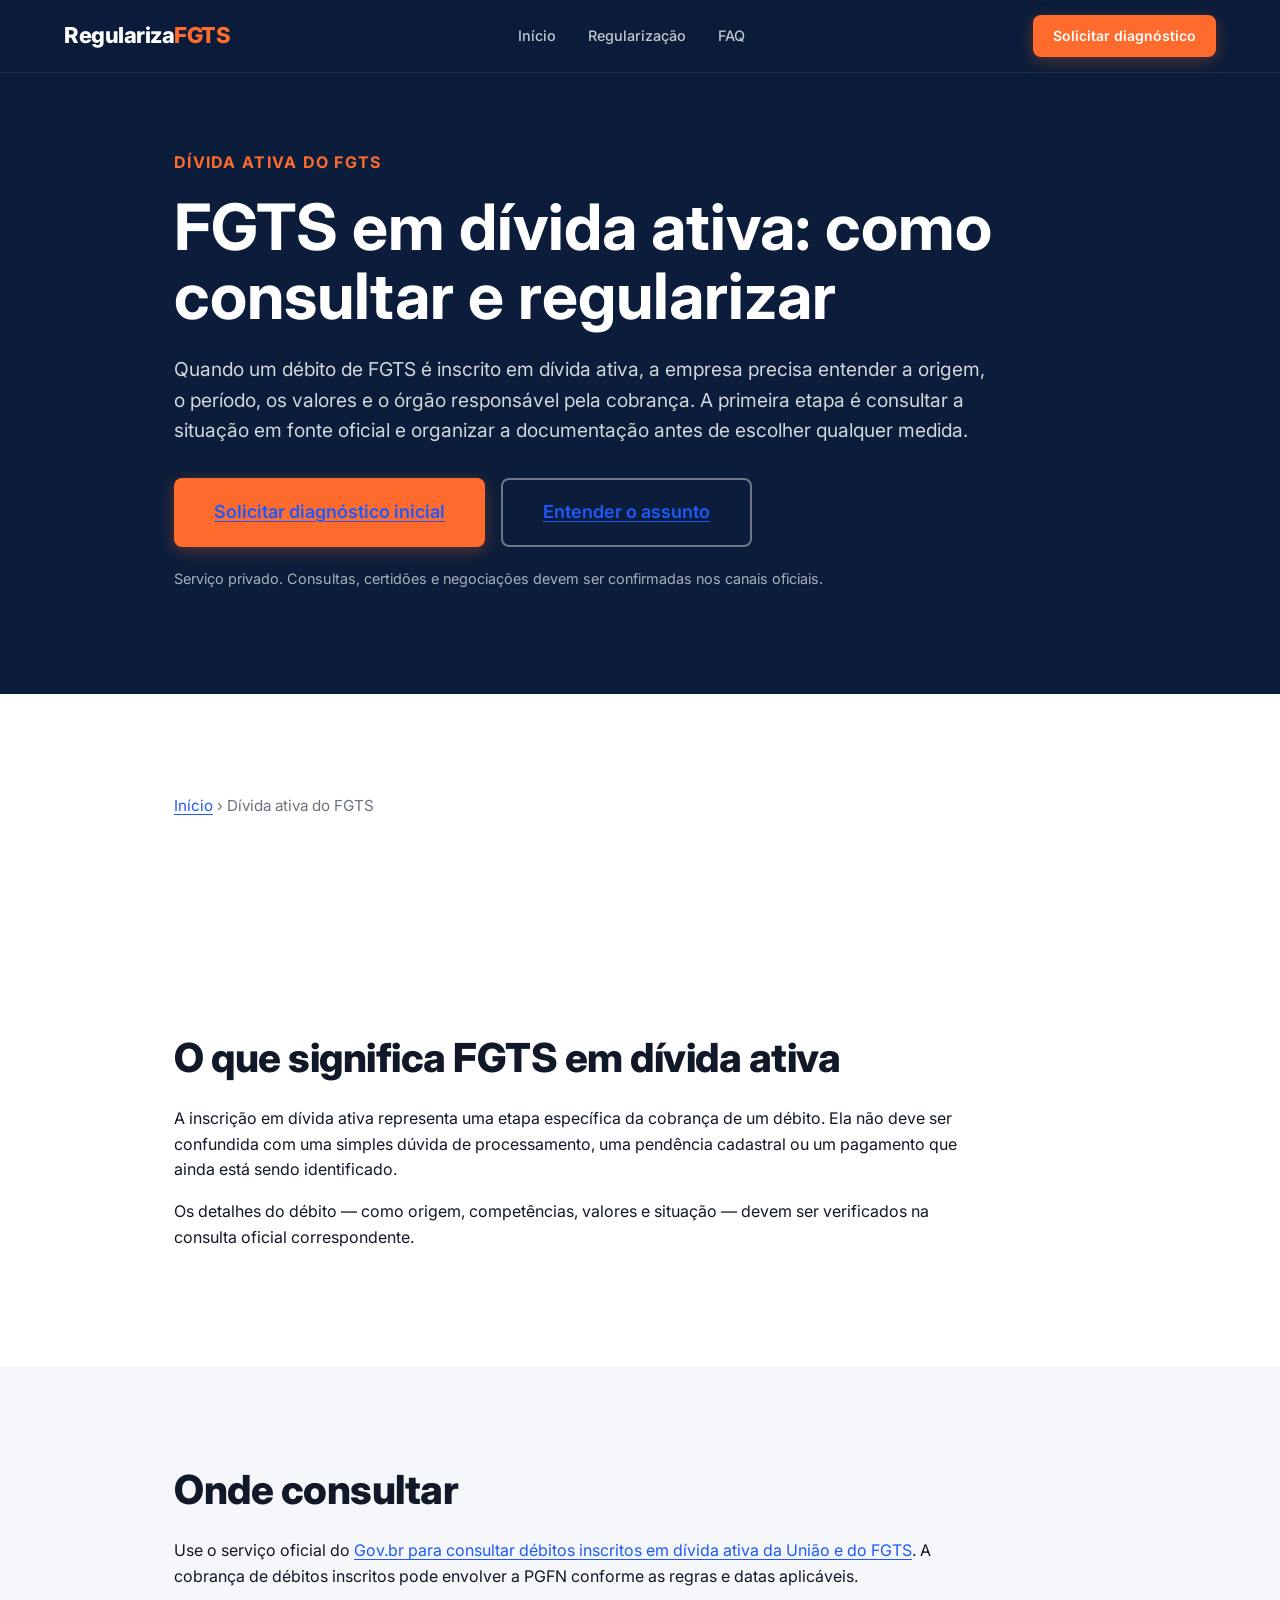
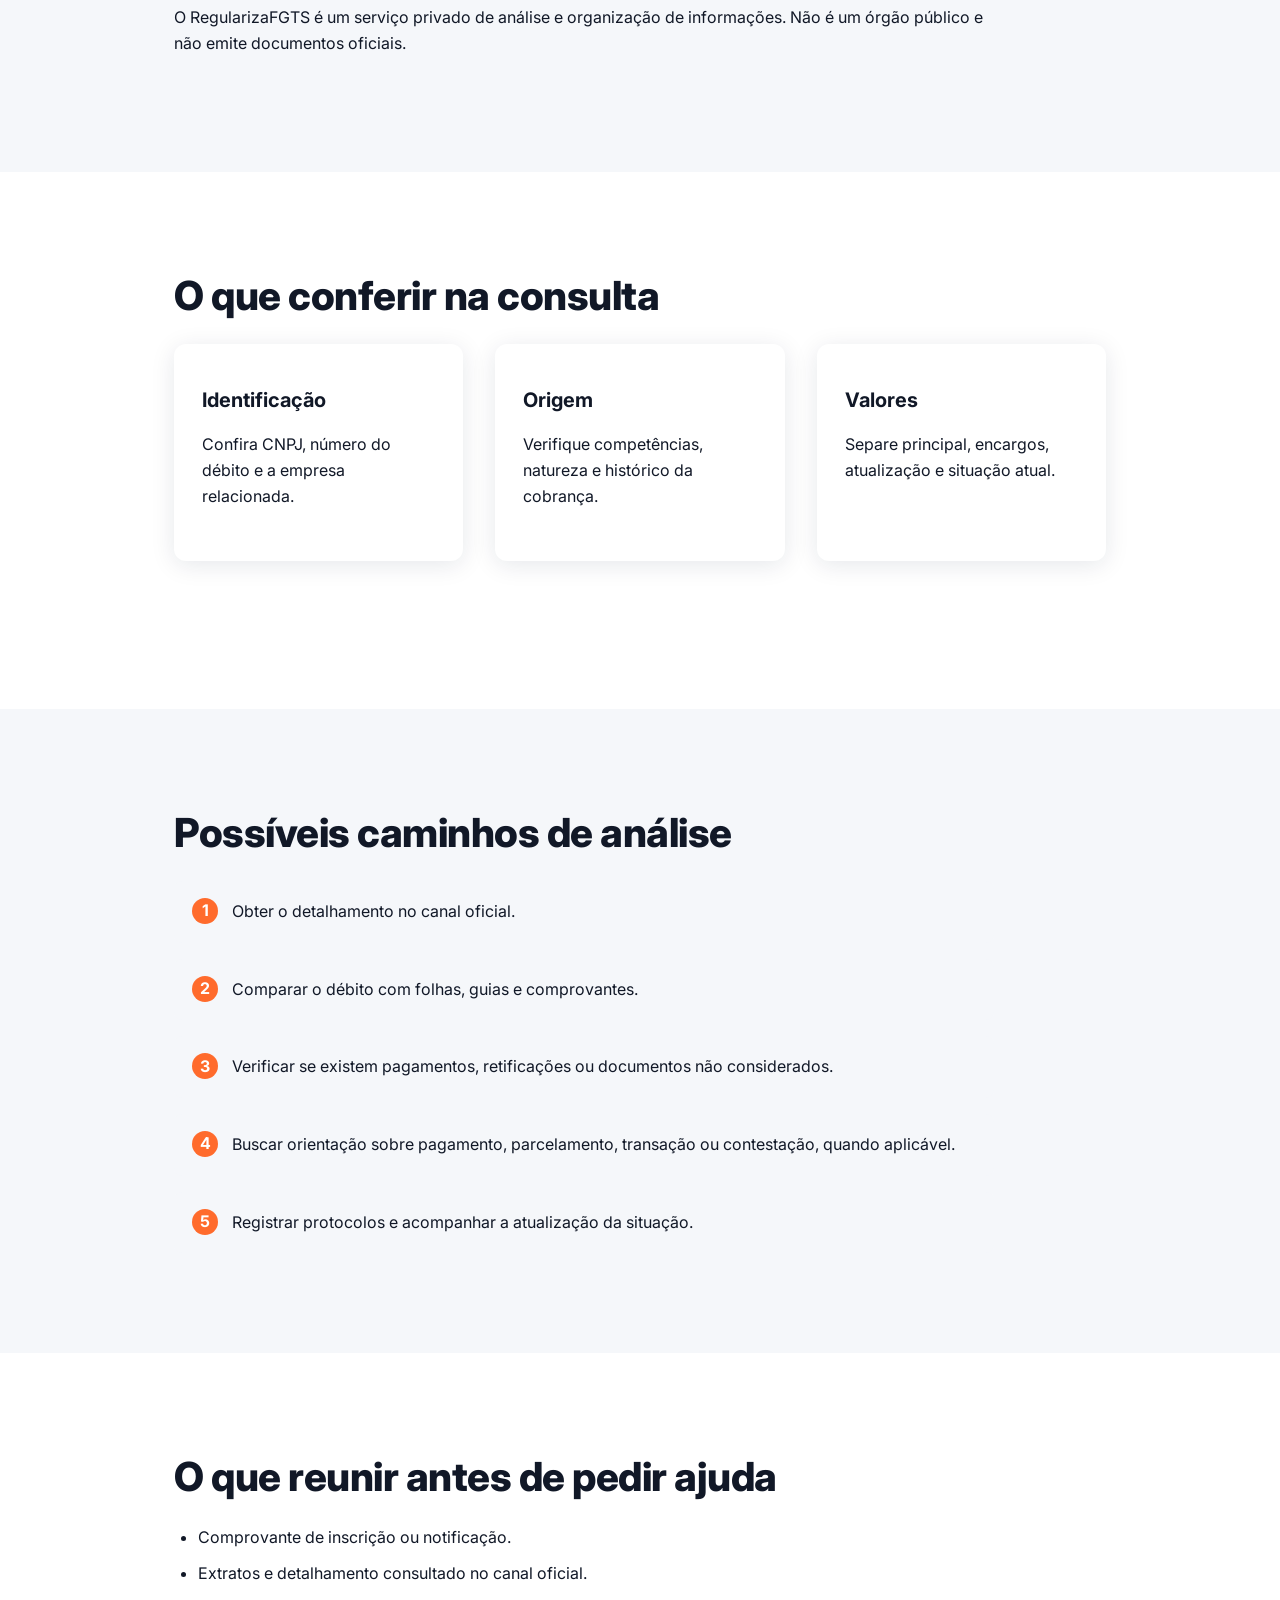
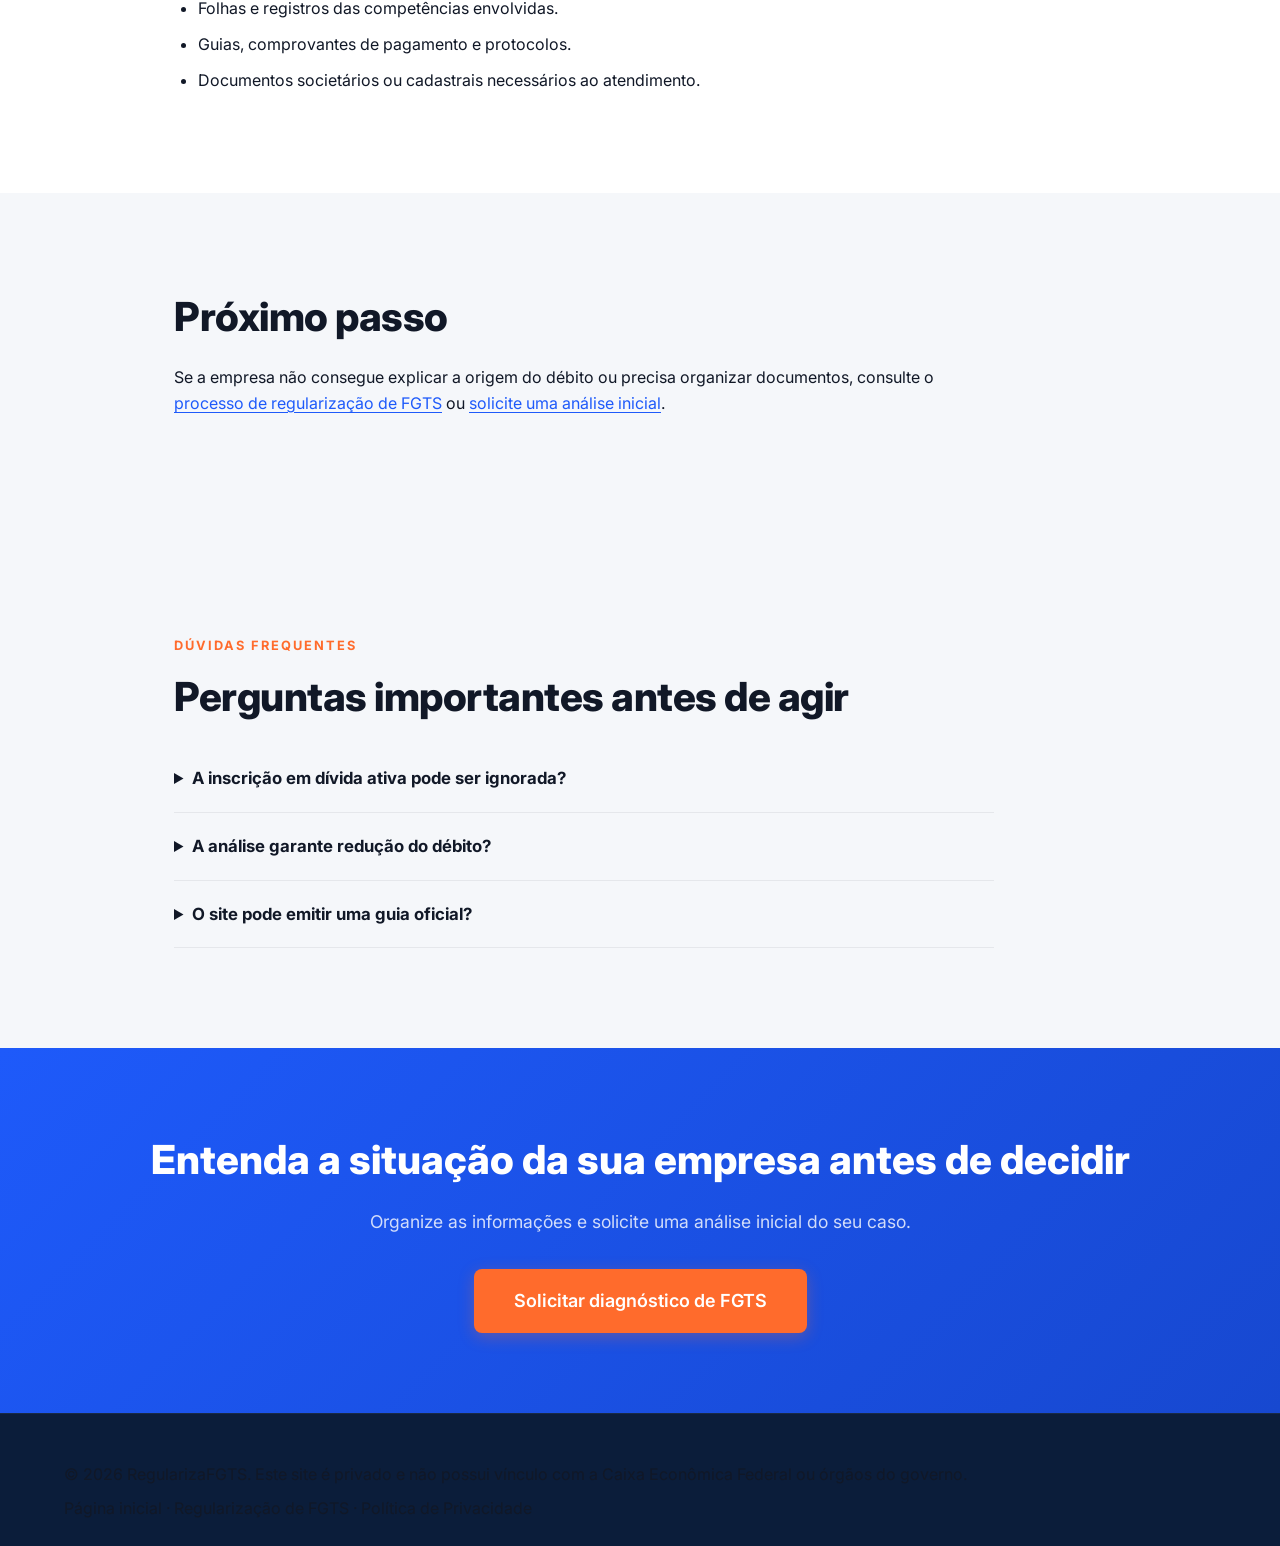
<file: fgts-em-divida-ativa/index.html>
<!DOCTYPE html>
<html lang="pt-BR"><head>
<meta charset="UTF-8"><meta name="viewport" content="width=device-width, initial-scale=1.0"><meta name="robots" content="index, follow">
<meta name="description" content="Saiba o que significa ter FGTS inscrito em dívida ativa, onde consultar o débito e quais documentos reunir para analisar a situação da empresa."><meta name="theme-color" content="#0B1D3A">
<title>FGTS em Dívida Ativa: Como Consultar e Regularizar</title><link rel="canonical" href="https://regularizafgts.com.br/fgts-em-divida-ativa/">
<meta property="og:title" content="FGTS em Dívida Ativa: Como Consultar e Regularizar"><meta property="og:description" content="Saiba o que significa ter FGTS inscrito em dívida ativa, onde consultar o débito e quais documentos reunir para analisar a situação da empresa."><meta property="og:type" content="article"><meta property="og:url" content="https://regularizafgts.com.br/fgts-em-divida-ativa/"><meta property="og:image" content="https://regularizafgts.com.br/assets/og-image.png"><meta property="og:image:width" content="1200"><meta property="og:image:height" content="630"><meta property="og:locale" content="pt_BR"><meta property="og:site_name" content="RegularizaFGTS">
<meta name="twitter:card" content="summary_large_image"><meta name="twitter:title" content="FGTS em Dívida Ativa: Como Consultar e Regularizar"><meta name="twitter:description" content="Saiba o que significa ter FGTS inscrito em dívida ativa, onde consultar o débito e quais documentos reunir para analisar a situação da empresa."><meta name="twitter:image" content="https://regularizafgts.com.br/assets/og-image.png">
<link rel="icon" type="image/svg+xml" href="data:image/svg+xml,<svg xmlns='http://www.w3.org/2000/svg' viewBox='0 0 32 32'><rect width='32' height='32' rx='6' fill='%230B1D3A'/><text x='4' y='24' font-family='Arial,sans-serif' font-weight='800' font-size='20' fill='%23FF6B2C'>R</text></svg>"><link rel="preconnect" href="https://fonts.googleapis.com"><link rel="preconnect" href="https://fonts.gstatic.com" crossorigin><link href="https://fonts.googleapis.com/css2?family=Inter:wght@400;500;600;700;800&display=swap" rel="stylesheet"><link rel="stylesheet" href="../css/styles.css">
<script type="application/ld+json">{"@context":"https://schema.org","@type":"Article","headline":"FGTS em Dívida Ativa: Como Consultar e Regularizar","description":"Saiba o que significa ter FGTS inscrito em dívida ativa, onde consultar o débito e quais documentos reunir para analisar a situação da empresa.","mainEntityOfPage":{"@type":"WebPage","@id":"https://regularizafgts.com.br/fgts-em-divida-ativa/"},"publisher":{"@type":"Organization","name":"RegularizaFGTS","url":"https://regularizafgts.com.br/"}}</script>
<script type="application/ld+json">{"@context":"https://schema.org","@type":"FAQPage","mainEntity":[{"@type":"Question","name":"A inscrição em dívida ativa pode ser ignorada?","acceptedAnswer":{"@type":"Answer","text":"Não é recomendável ignorar uma cobrança. Consulte o detalhamento oficial e registre os prazos e protocolos aplicáveis ao caso."}},{"@type":"Question","name":"A análise garante redução do débito?","acceptedAnswer":{"@type":"Answer","text":"Não. A conferência pode identificar divergências ou pagamentos não vinculados, mas qualquer correção, negociação ou redução depende da documentação e das regras aplicáveis."}},{"@type":"Question","name":"O site pode emitir uma guia oficial?","acceptedAnswer":{"@type":"Answer","text":"Não. Guias, consultas e acordos devem ser realizados nos canais oficiais responsáveis."}}]}</script>
</head><body><a href="#conteudo" class="skip-link">Pular para o conteúdo</a>
<header class="header"><div class="container"><a href="../" class="logo" aria-label="RegularizaFGTS - Página inicial">Regulariza<span>FGTS</span></a><nav class="nav-links" aria-label="Menu principal"><a href="../">Início</a><a href="../regularizacao-de-fgts/">Regularização</a><a href="#faq">FAQ</a></nav><a href="../#diagnostico" class="btn btn-primary btn-sm">Solicitar diagnóstico</a></div></header>
<main id="conteudo"><section class="landing-hero" style="padding:150px 0 88px;background:var(--azul-escuro);color:var(--branco)"><div class="container content-wrap"><p style="color:var(--laranja);font-weight:700;text-transform:uppercase;letter-spacing:.08em">Dívida ativa do FGTS</p><h1>FGTS em dívida ativa: como consultar e regularizar</h1><p class="hero-lead">Quando um débito de FGTS é inscrito em dívida ativa, a empresa precisa entender a origem, o período, os valores e o órgão responsável pela cobrança. A primeira etapa é consultar a situação em fonte oficial e organizar a documentação antes de escolher qualquer medida.</p><div class="hero-actions"><a href="../#diagnostico" class="btn btn-primary btn-lg">Solicitar diagnóstico inicial</a><a href="#conteudo" class="btn btn-secondary btn-lg">Entender o assunto</a></div><p class="hero-note">Serviço privado. Consultas, certidões e negociações devem ser confirmadas nos canais oficiais.</p></div></section>
<section class="section"><div class="container content-wrap"><p class="breadcrumb"><a href="../">Início</a> <span aria-hidden="true">›</span> Dívida ativa do FGTS</p></div></section><section class="section " id="sec-0"><div class="container content-wrap"><h2 class="section-title">O que significa FGTS em dívida ativa</h2><p>A inscrição em dívida ativa representa uma etapa específica da cobrança de um débito. Ela não deve ser confundida com uma simples dúvida de processamento, uma pendência cadastral ou um pagamento que ainda está sendo identificado.</p><p>Os detalhes do débito — como origem, competências, valores e situação — devem ser verificados na consulta oficial correspondente.</p></div></section><section class="section section-light" id="sec-1"><div class="container content-wrap"><h2 class="section-title">Onde consultar</h2><p>Use o serviço oficial do <a href="https://www.gov.br/pt-br/servicos/consultar-debitos-inscritos-em-divida-ativa-da-uniao" target="_blank" rel="noopener noreferrer">Gov.br para consultar débitos inscritos em dívida ativa da União e do FGTS</a>. A cobrança de débitos inscritos pode envolver a PGFN conforme as regras e datas aplicáveis.</p><p>O RegularizaFGTS é um serviço privado de análise e organização de informações. Não é um órgão público e não emite documentos oficiais.</p></div></section><section class="section " id="sec-2"><div class="container content-wrap"><h2 class="section-title">O que conferir na consulta</h2><div class="dores-grid"><article class="dor-card"><h3>Identificação</h3><p>Confira CNPJ, número do débito e a empresa relacionada.</p></article><article class="dor-card"><h3>Origem</h3><p>Verifique competências, natureza e histórico da cobrança.</p></article><article class="dor-card"><h3>Valores</h3><p>Separe principal, encargos, atualização e situação atual.</p></article></div></div></section><section class="section section-light" id="sec-3"><div class="container content-wrap"><h2 class="section-title">Possíveis caminhos de análise</h2><ol class="content-steps"><li>Obter o detalhamento no canal oficial.</li><li>Comparar o débito com folhas, guias e comprovantes.</li><li>Verificar se existem pagamentos, retificações ou documentos não considerados.</li><li>Buscar orientação sobre pagamento, parcelamento, transação ou contestação, quando aplicável.</li><li>Registrar protocolos e acompanhar a atualização da situação.</li></ol></div></section><section class="section " id="sec-4"><div class="container content-wrap"><h2 class="section-title">O que reunir antes de pedir ajuda</h2><ul class="check-list"><li>Comprovante de inscrição ou notificação.</li><li>Extratos e detalhamento consultado no canal oficial.</li><li>Folhas e registros das competências envolvidas.</li><li>Guias, comprovantes de pagamento e protocolos.</li><li>Documentos societários ou cadastrais necessários ao atendimento.</li></ul></div></section><section class="section section-light" id="sec-5"><div class="container content-wrap"><h2 class="section-title">Próximo passo</h2><p>Se a empresa não consegue explicar a origem do débito ou precisa organizar documentos, consulte o <a href="../regularizacao-de-fgts/">processo de regularização de FGTS</a> ou <a href="../#diagnostico">solicite uma análise inicial</a>.</p></div></section>
<section class="section section-light" id="faq"><div class="container content-wrap"><p class="section-label">Dúvidas frequentes</p><h2 class="section-title">Perguntas importantes antes de agir</h2><details class="faq-detail"><summary><strong>A inscrição em dívida ativa pode ser ignorada?</strong></summary><p>Não é recomendável ignorar uma cobrança. Consulte o detalhamento oficial e registre os prazos e protocolos aplicáveis ao caso.</p></details><details class="faq-detail"><summary><strong>A análise garante redução do débito?</strong></summary><p>Não. A conferência pode identificar divergências ou pagamentos não vinculados, mas qualquer correção, negociação ou redução depende da documentação e das regras aplicáveis.</p></details><details class="faq-detail"><summary><strong>O site pode emitir uma guia oficial?</strong></summary><p>Não. Guias, consultas e acordos devem ser realizados nos canais oficiais responsáveis.</p></details></div></section>
<section class="cta-final"><div class="container"><h2>Entenda a situação da sua empresa antes de decidir</h2><p>Organize as informações e solicite uma análise inicial do seu caso.</p><a href="../#diagnostico" class="btn btn-primary btn-lg">Solicitar diagnóstico de FGTS</a></div></section></main>
<footer class="footer"><div class="container"><p>© 2026 RegularizaFGTS. Este site é privado e não possui vínculo com a Caixa Econômica Federal ou órgãos do governo.</p><p style="margin-top:8px"><a href="../">Página inicial</a> · <a href="../regularizacao-de-fgts/">Regularização de FGTS</a> · <a href="../#politica-privacidade">Política de Privacidade</a></p></div></footer></body></html>
</file>
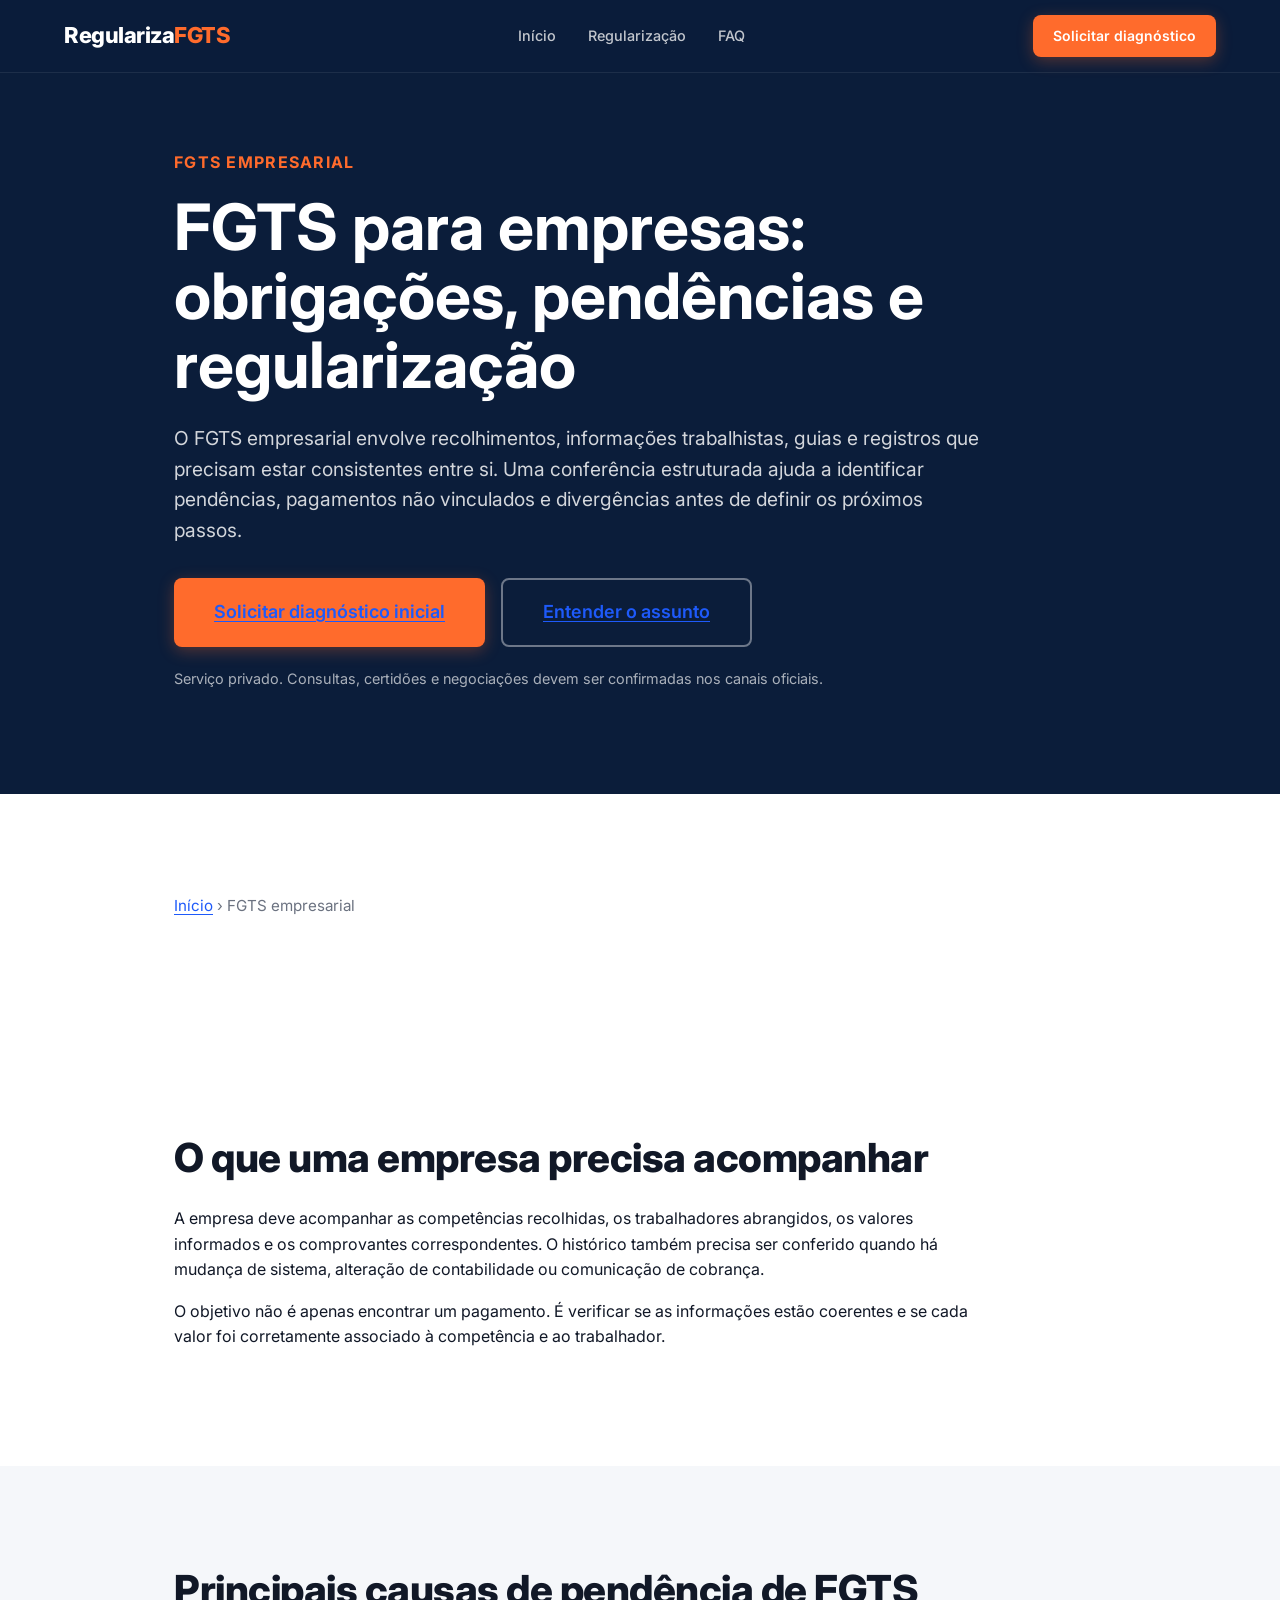
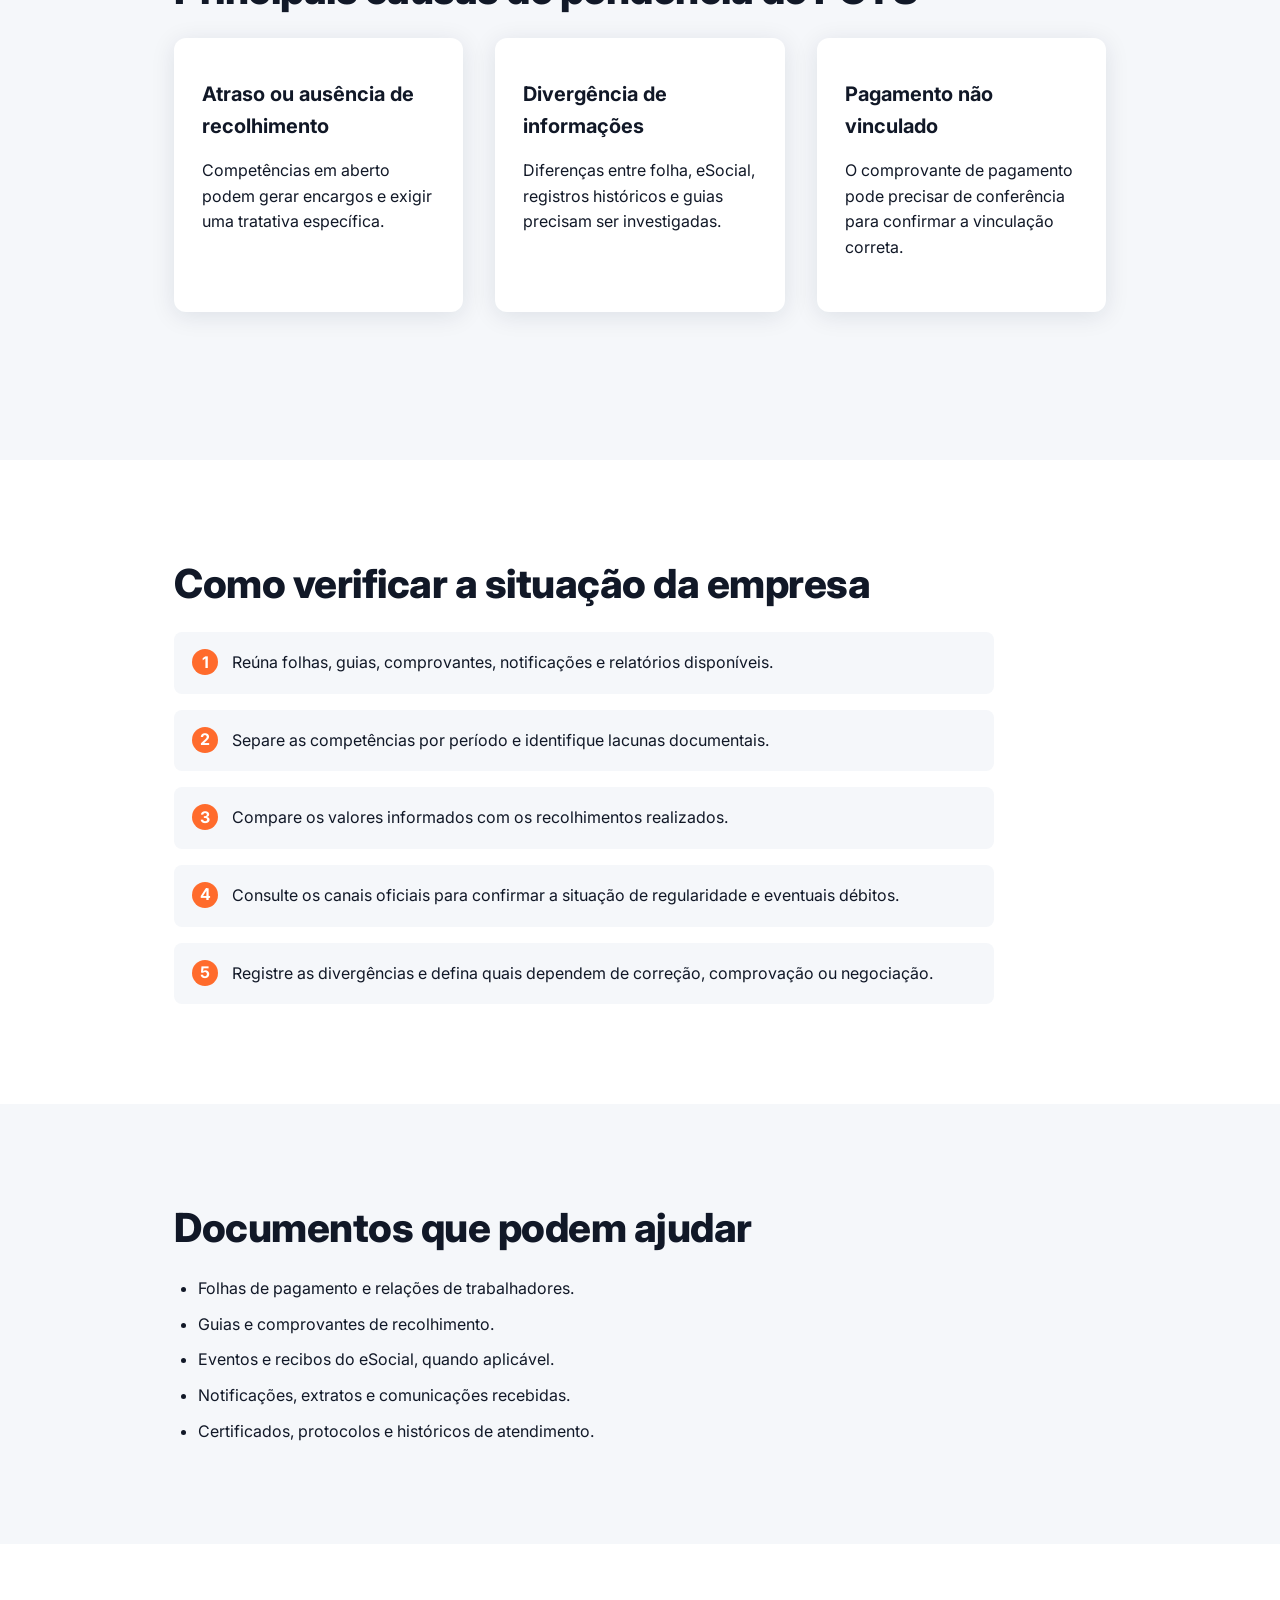
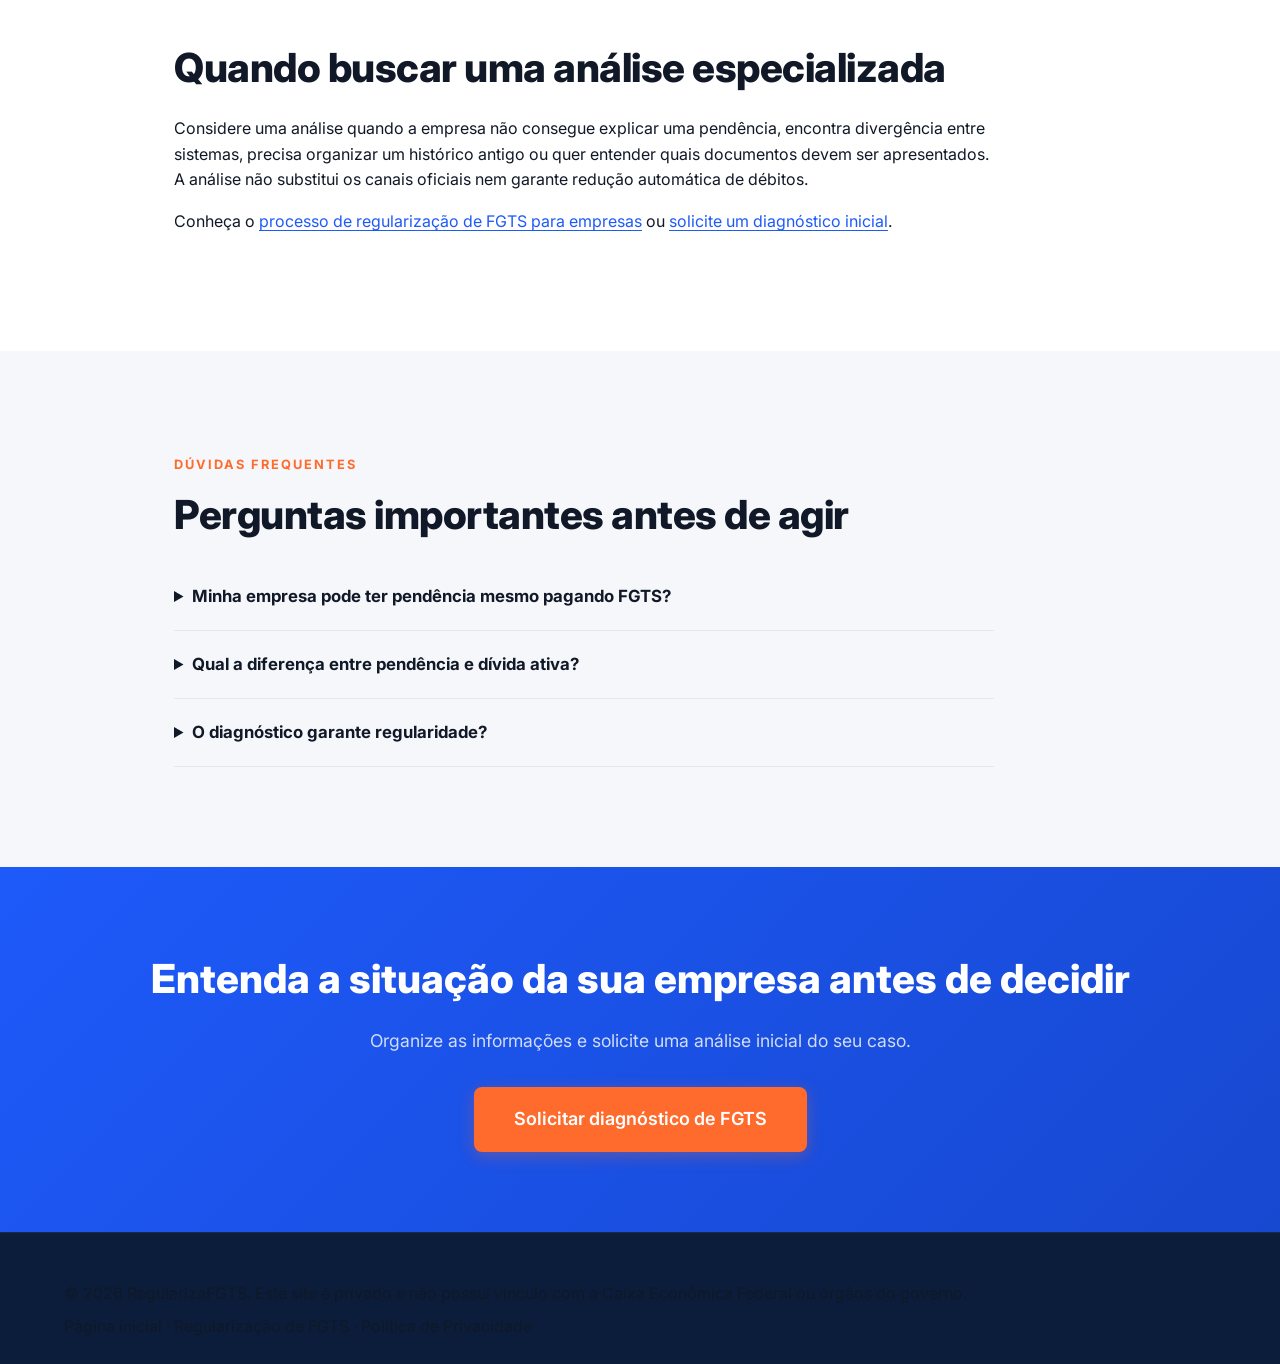
<file: fgts-para-empresas/index.html>
<!DOCTYPE html>
<html lang="pt-BR"><head>
<meta charset="UTF-8"><meta name="viewport" content="width=device-width, initial-scale=1.0"><meta name="robots" content="index, follow">
<meta name="description" content="Entenda as obrigações de FGTS das empresas, as principais causas de pendência e quais documentos reunir para verificar a situação."><meta name="theme-color" content="#0B1D3A">
<title>FGTS para Empresas: Obrigações, Pendências e Regularização</title><link rel="canonical" href="https://regularizafgts.com.br/fgts-para-empresas/">
<meta property="og:title" content="FGTS para Empresas: Obrigações, Pendências e Regularização"><meta property="og:description" content="Entenda as obrigações de FGTS das empresas, as principais causas de pendência e quais documentos reunir para verificar a situação."><meta property="og:type" content="article"><meta property="og:url" content="https://regularizafgts.com.br/fgts-para-empresas/"><meta property="og:image" content="https://regularizafgts.com.br/assets/og-image.png"><meta property="og:image:width" content="1200"><meta property="og:image:height" content="630"><meta property="og:locale" content="pt_BR"><meta property="og:site_name" content="RegularizaFGTS">
<meta name="twitter:card" content="summary_large_image"><meta name="twitter:title" content="FGTS para Empresas: Obrigações, Pendências e Regularização"><meta name="twitter:description" content="Entenda as obrigações de FGTS das empresas, as principais causas de pendência e quais documentos reunir para verificar a situação."><meta name="twitter:image" content="https://regularizafgts.com.br/assets/og-image.png">
<link rel="icon" type="image/svg+xml" href="data:image/svg+xml,<svg xmlns='http://www.w3.org/2000/svg' viewBox='0 0 32 32'><rect width='32' height='32' rx='6' fill='%230B1D3A'/><text x='4' y='24' font-family='Arial,sans-serif' font-weight='800' font-size='20' fill='%23FF6B2C'>R</text></svg>"><link rel="preconnect" href="https://fonts.googleapis.com"><link rel="preconnect" href="https://fonts.gstatic.com" crossorigin><link href="https://fonts.googleapis.com/css2?family=Inter:wght@400;500;600;700;800&display=swap" rel="stylesheet"><link rel="stylesheet" href="../css/styles.css">
<script type="application/ld+json">{"@context":"https://schema.org","@type":"Article","headline":"FGTS para Empresas: Obrigações, Pendências e Regularização","description":"Entenda as obrigações de FGTS das empresas, as principais causas de pendência e quais documentos reunir para verificar a situação.","mainEntityOfPage":{"@type":"WebPage","@id":"https://regularizafgts.com.br/fgts-para-empresas/"},"publisher":{"@type":"Organization","name":"RegularizaFGTS","url":"https://regularizafgts.com.br/"}}</script>
<script type="application/ld+json">{"@context":"https://schema.org","@type":"FAQPage","mainEntity":[{"@type":"Question","name":"Minha empresa pode ter pendência mesmo pagando FGTS?","acceptedAnswer":{"@type":"Answer","text":"Sim. Pode haver divergência de informação, pagamento não vinculado ou competência que exige conferência. A situação deve ser confirmada com documentos e nos canais oficiais."}},{"@type":"Question","name":"Qual a diferença entre pendência e dívida ativa?","acceptedAnswer":{"@type":"Answer","text":"Pendência é um termo amplo para uma situação que precisa de verificação ou correção. Dívida ativa é uma situação específica de inscrição e cobrança, que deve ser consultada no canal competente."}},{"@type":"Question","name":"O diagnóstico garante regularidade?","acceptedAnswer":{"@type":"Answer","text":"Não. O diagnóstico organiza informações e próximos passos. A regularidade oficial depende da análise e dos procedimentos dos órgãos responsáveis."}}]}</script>
</head><body><a href="#conteudo" class="skip-link">Pular para o conteúdo</a>
<header class="header"><div class="container"><a href="../" class="logo" aria-label="RegularizaFGTS - Página inicial">Regulariza<span>FGTS</span></a><nav class="nav-links" aria-label="Menu principal"><a href="../">Início</a><a href="../regularizacao-de-fgts/">Regularização</a><a href="#faq">FAQ</a></nav><a href="../#diagnostico" class="btn btn-primary btn-sm">Solicitar diagnóstico</a></div></header>
<main id="conteudo"><section class="landing-hero" style="padding:150px 0 88px;background:var(--azul-escuro);color:var(--branco)"><div class="container content-wrap"><p style="color:var(--laranja);font-weight:700;text-transform:uppercase;letter-spacing:.08em">FGTS empresarial</p><h1>FGTS para empresas: obrigações, pendências e regularização</h1><p class="hero-lead">O FGTS empresarial envolve recolhimentos, informações trabalhistas, guias e registros que precisam estar consistentes entre si. Uma conferência estruturada ajuda a identificar pendências, pagamentos não vinculados e divergências antes de definir os próximos passos.</p><div class="hero-actions"><a href="../#diagnostico" class="btn btn-primary btn-lg">Solicitar diagnóstico inicial</a><a href="#conteudo" class="btn btn-secondary btn-lg">Entender o assunto</a></div><p class="hero-note">Serviço privado. Consultas, certidões e negociações devem ser confirmadas nos canais oficiais.</p></div></section>
<section class="section"><div class="container content-wrap"><p class="breadcrumb"><a href="../">Início</a> <span aria-hidden="true">›</span> FGTS empresarial</p></div></section><section class="section " id="sec-0"><div class="container content-wrap"><h2 class="section-title">O que uma empresa precisa acompanhar</h2><p>A empresa deve acompanhar as competências recolhidas, os trabalhadores abrangidos, os valores informados e os comprovantes correspondentes. O histórico também precisa ser conferido quando há mudança de sistema, alteração de contabilidade ou comunicação de cobrança.</p><p>O objetivo não é apenas encontrar um pagamento. É verificar se as informações estão coerentes e se cada valor foi corretamente associado à competência e ao trabalhador.</p></div></section><section class="section section-light" id="sec-1"><div class="container content-wrap"><h2 class="section-title">Principais causas de pendência de FGTS</h2><div class="dores-grid"><article class="dor-card"><h3>Atraso ou ausência de recolhimento</h3><p>Competências em aberto podem gerar encargos e exigir uma tratativa específica.</p></article><article class="dor-card"><h3>Divergência de informações</h3><p>Diferenças entre folha, eSocial, registros históricos e guias precisam ser investigadas.</p></article><article class="dor-card"><h3>Pagamento não vinculado</h3><p>O comprovante de pagamento pode precisar de conferência para confirmar a vinculação correta.</p></article></div></div></section><section class="section " id="sec-2"><div class="container content-wrap"><h2 class="section-title">Como verificar a situação da empresa</h2><ol class="content-steps"><li>Reúna folhas, guias, comprovantes, notificações e relatórios disponíveis.</li><li>Separe as competências por período e identifique lacunas documentais.</li><li>Compare os valores informados com os recolhimentos realizados.</li><li>Consulte os canais oficiais para confirmar a situação de regularidade e eventuais débitos.</li><li>Registre as divergências e defina quais dependem de correção, comprovação ou negociação.</li></ol></div></section><section class="section section-light" id="sec-3"><div class="container content-wrap"><h2 class="section-title">Documentos que podem ajudar</h2><ul class="check-list"><li>Folhas de pagamento e relações de trabalhadores.</li><li>Guias e comprovantes de recolhimento.</li><li>Eventos e recibos do eSocial, quando aplicável.</li><li>Notificações, extratos e comunicações recebidas.</li><li>Certificados, protocolos e históricos de atendimento.</li></ul></div></section><section class="section " id="sec-4"><div class="container content-wrap"><h2 class="section-title">Quando buscar uma análise especializada</h2><p>Considere uma análise quando a empresa não consegue explicar uma pendência, encontra divergência entre sistemas, precisa organizar um histórico antigo ou quer entender quais documentos devem ser apresentados. A análise não substitui os canais oficiais nem garante redução automática de débitos.</p><p>Conheça o <a href="../regularizacao-de-fgts/">processo de regularização de FGTS para empresas</a> ou <a href="../#diagnostico">solicite um diagnóstico inicial</a>.</p></div></section>
<section class="section section-light" id="faq"><div class="container content-wrap"><p class="section-label">Dúvidas frequentes</p><h2 class="section-title">Perguntas importantes antes de agir</h2><details class="faq-detail"><summary><strong>Minha empresa pode ter pendência mesmo pagando FGTS?</strong></summary><p>Sim. Pode haver divergência de informação, pagamento não vinculado ou competência que exige conferência. A situação deve ser confirmada com documentos e nos canais oficiais.</p></details><details class="faq-detail"><summary><strong>Qual a diferença entre pendência e dívida ativa?</strong></summary><p>Pendência é um termo amplo para uma situação que precisa de verificação ou correção. Dívida ativa é uma situação específica de inscrição e cobrança, que deve ser consultada no canal competente.</p></details><details class="faq-detail"><summary><strong>O diagnóstico garante regularidade?</strong></summary><p>Não. O diagnóstico organiza informações e próximos passos. A regularidade oficial depende da análise e dos procedimentos dos órgãos responsáveis.</p></details></div></section>
<section class="cta-final"><div class="container"><h2>Entenda a situação da sua empresa antes de decidir</h2><p>Organize as informações e solicite uma análise inicial do seu caso.</p><a href="../#diagnostico" class="btn btn-primary btn-lg">Solicitar diagnóstico de FGTS</a></div></section></main>
<footer class="footer"><div class="container"><p>© 2026 RegularizaFGTS. Este site é privado e não possui vínculo com a Caixa Econômica Federal ou órgãos do governo.</p><p style="margin-top:8px"><a href="../">Página inicial</a> · <a href="../regularizacao-de-fgts/">Regularização de FGTS</a> · <a href="../#politica-privacidade">Política de Privacidade</a></p></div></footer></body></html>
</file>
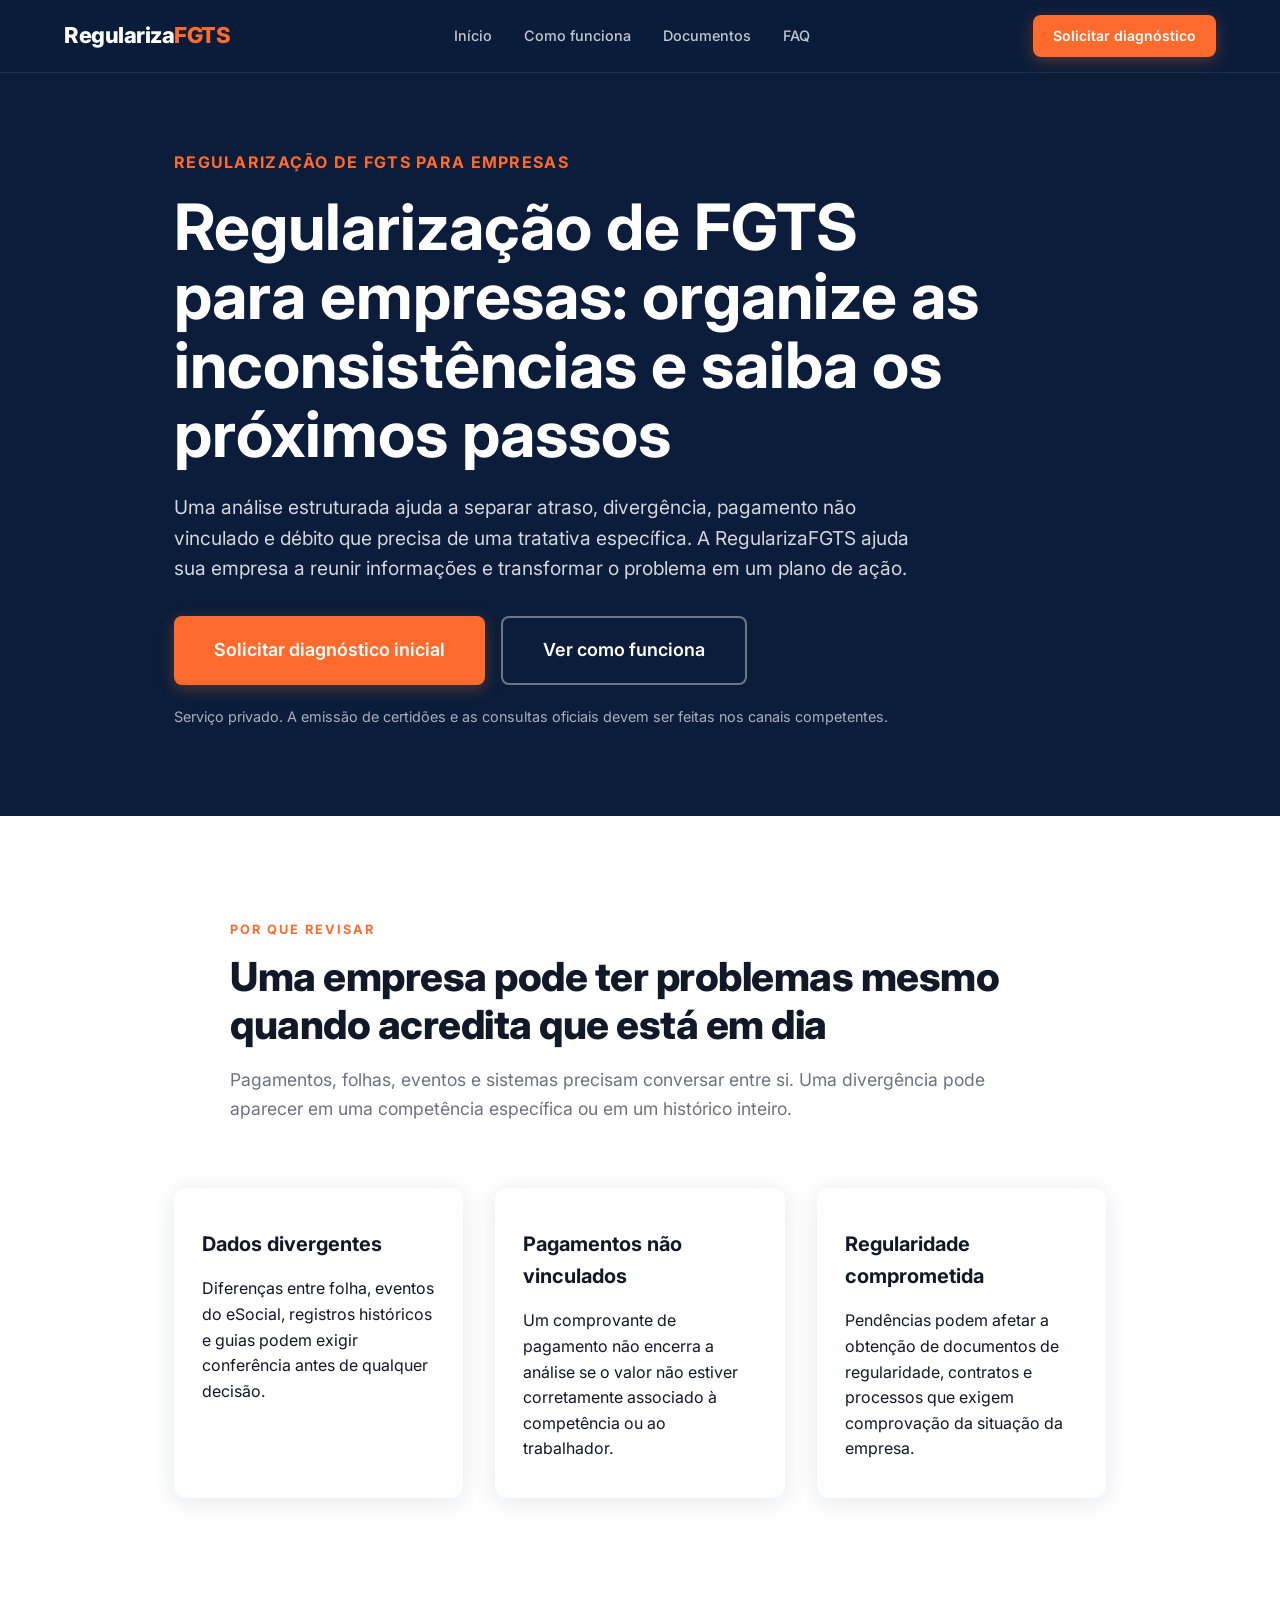
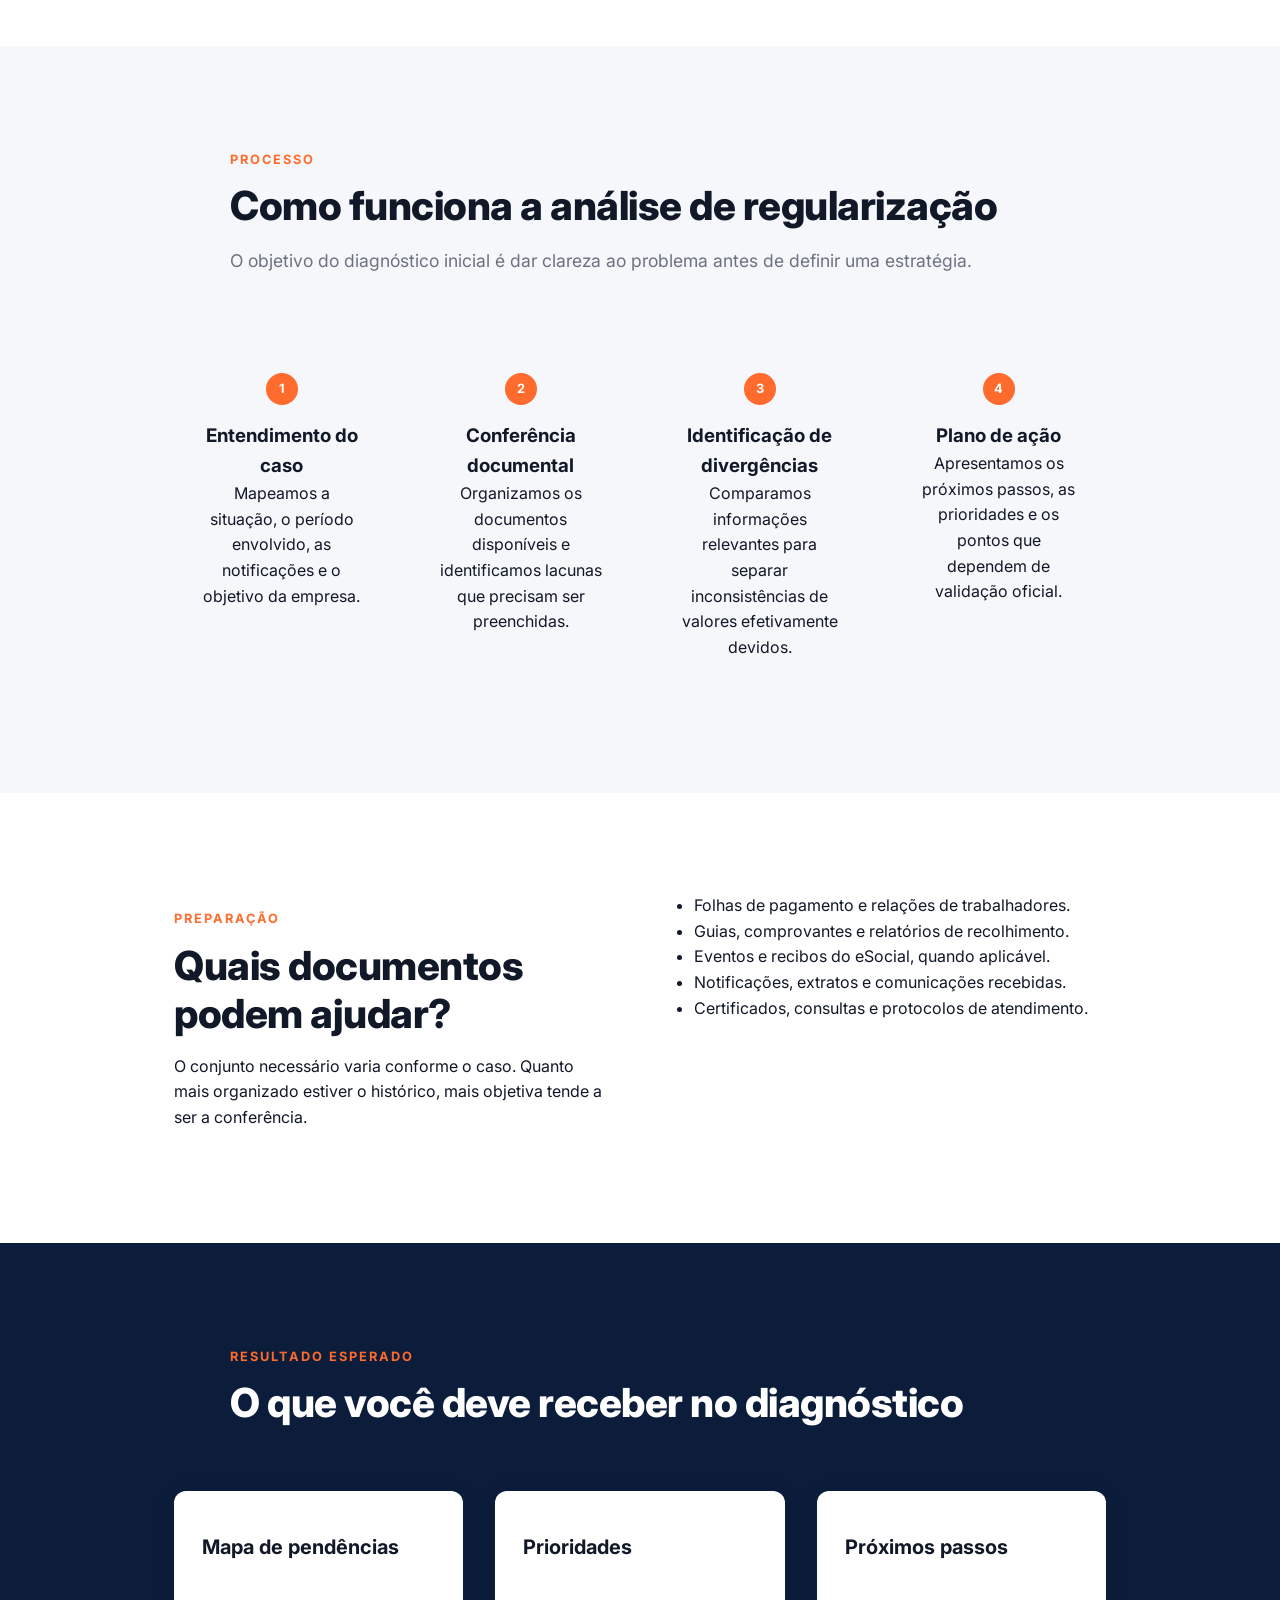
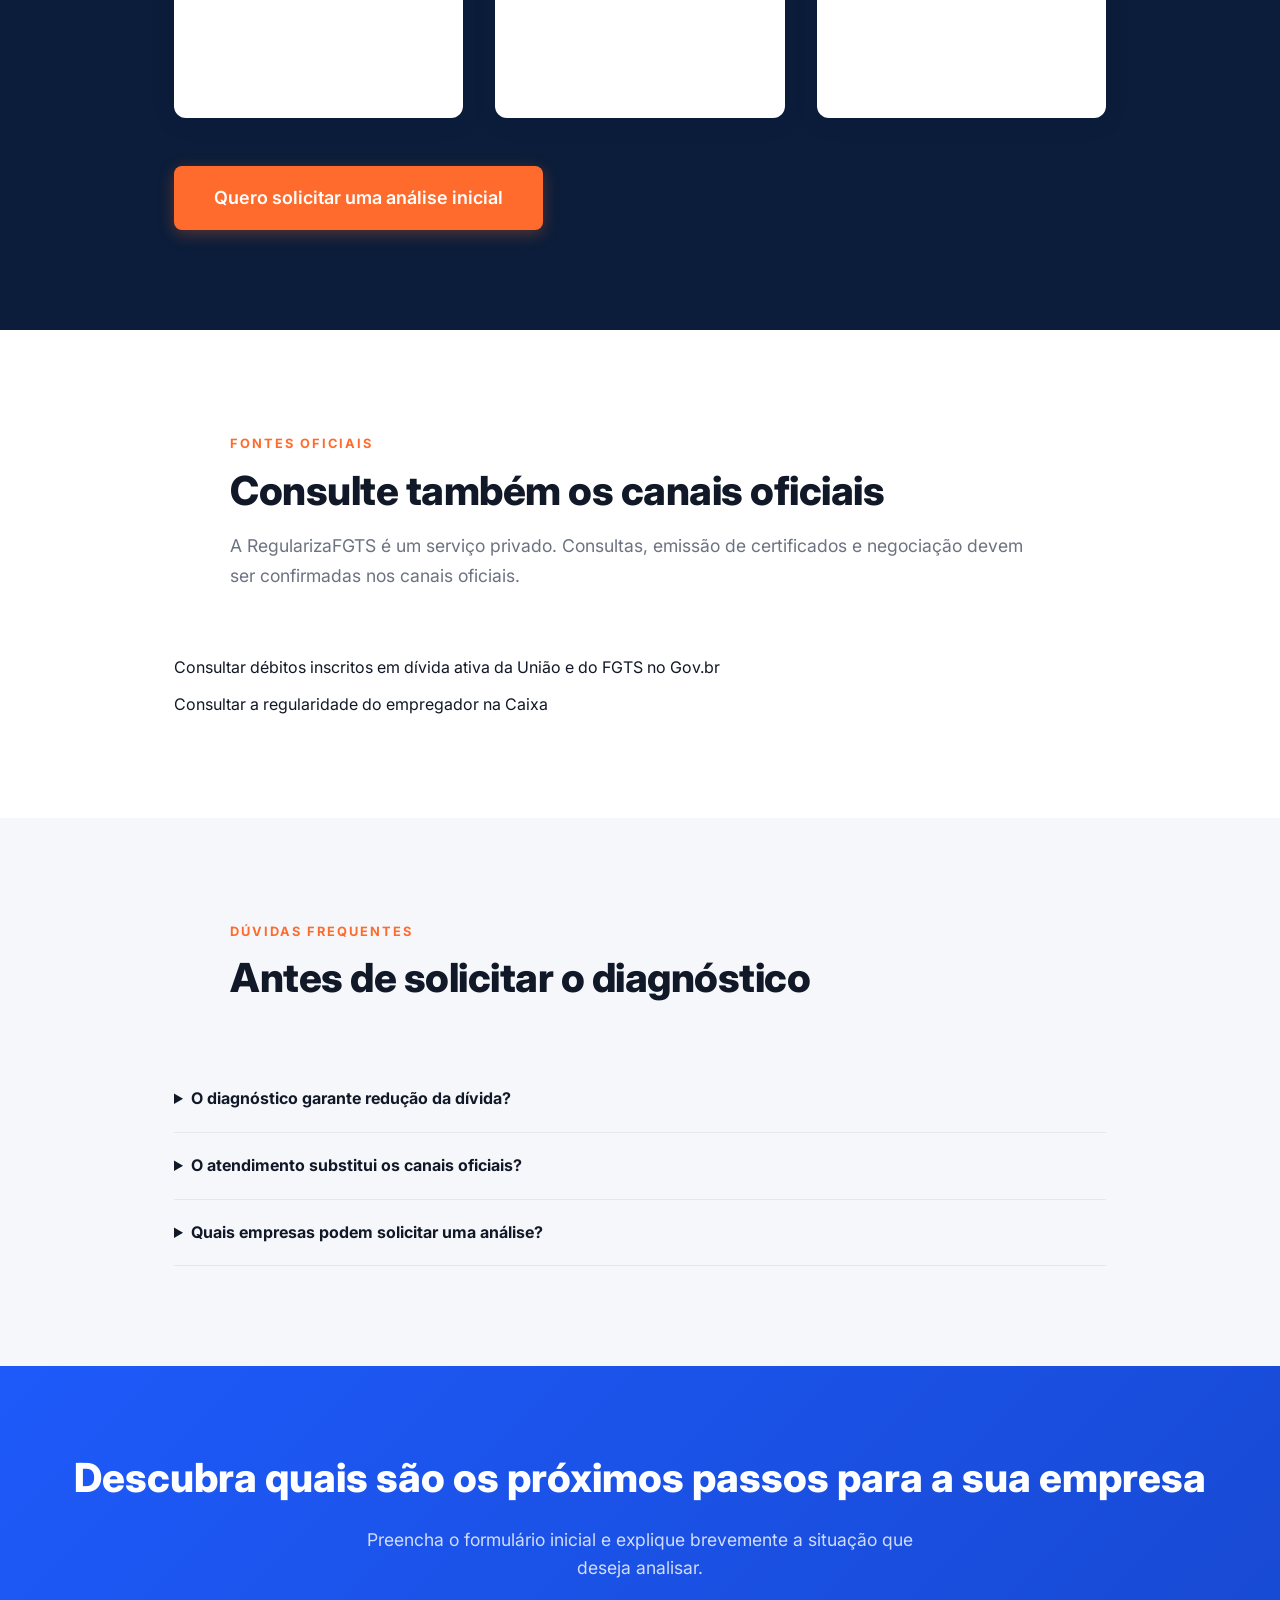
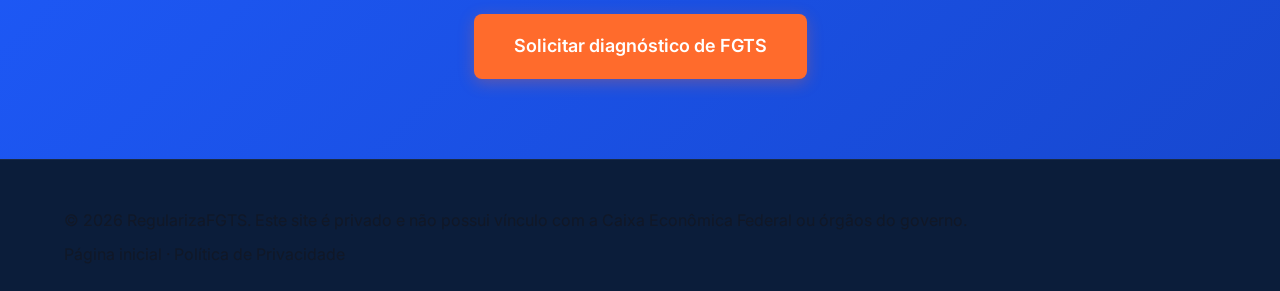
<file: regularizacao-de-fgts/index.html>
<!DOCTYPE html>
<html lang="pt-BR">
<head>
  <meta charset="UTF-8">
  <meta name="viewport" content="width=device-width, initial-scale=1.0">
  <meta name="robots" content="index, follow">
  <meta name="description" content="Regularização de FGTS para empresas: identifique inconsistências, organize documentos e receba um plano de ação para os próximos passos.">
  <meta name="theme-color" content="#0B1D3A">
  <title>Regularização de FGTS para Empresas | RegularizaFGTS</title>
  <link rel="canonical" href="https://regularizafgts.com.br/regularizacao-de-fgts/">

  <meta property="og:title" content="Regularização de FGTS para Empresas | RegularizaFGTS">
  <meta property="og:description" content="Identifique inconsistências de FGTS e organize os próximos passos para regularização da sua empresa.">
  <meta property="og:type" content="article">
  <meta property="og:url" content="https://regularizafgts.com.br/regularizacao-de-fgts/">
  <meta property="og:image" content="https://regularizafgts.com.br/assets/og-image.png">
  <meta property="og:image:width" content="1200">
  <meta property="og:image:height" content="630">
  <meta property="og:locale" content="pt_BR">
  <meta property="og:site_name" content="RegularizaFGTS">

  <meta name="twitter:card" content="summary_large_image">
  <meta name="twitter:title" content="Regularização de FGTS para Empresas | RegularizaFGTS">
  <meta name="twitter:description" content="Identifique inconsistências de FGTS e organize os próximos passos para regularização da sua empresa.">
  <meta name="twitter:image" content="https://regularizafgts.com.br/assets/og-image.png">

  <link rel="icon" type="image/svg+xml" href="data:image/svg+xml,<svg xmlns='http://www.w3.org/2000/svg' viewBox='0 0 32 32'><rect width='32' height='32' rx='6' fill='%230B1D3A'/><text x='4' y='24' font-family='Arial,sans-serif' font-weight='800' font-size='20' fill='%23FF6B2C'>R</text></svg>">
  <link rel="preconnect" href="https://fonts.googleapis.com">
  <link rel="preconnect" href="https://fonts.gstatic.com" crossorigin>
  <link href="https://fonts.googleapis.com/css2?family=Inter:wght@400;500;600;700;800&display=swap" rel="stylesheet">
  <link rel="stylesheet" href="../css/styles.css">

  <script type="application/ld+json">
  {
    "@context": "https://schema.org",
    "@type": "Service",
    "name": "Regularização de FGTS para empresas",
    "serviceType": "Regularização de FGTS",
    "provider": {
      "@type": "ProfessionalService",
      "name": "RegularizaFGTS",
      "url": "https://regularizafgts.com.br/"
    },
    "areaServed": "BR",
    "url": "https://regularizafgts.com.br/regularizacao-de-fgts/"
  }
  </script>
  <script type="application/ld+json">
  {
    "@context": "https://schema.org",
    "@type": "BreadcrumbList",
    "itemListElement": [
      {"@type":"ListItem","position":1,"name":"Início","item":"https://regularizafgts.com.br/"},
      {"@type":"ListItem","position":2,"name":"Regularização de FGTS","item":"https://regularizafgts.com.br/regularizacao-de-fgts/"}
    ]
  }
  </script>
  <script type="application/ld+json">
  {
    "@context": "https://schema.org",
    "@type": "FAQPage",
    "mainEntity": [
      {
        "@type": "Question",
        "name": "O que é analisado em uma regularização de FGTS?",
        "acceptedAnswer": {"@type":"Answer","text":"A análise pode envolver folhas, guias, eventos do eSocial, registros históricos, comprovantes de pagamento, notificações e informações de regularidade. O escopo depende da documentação disponível e da situação da empresa."}
      },
      {
        "@type": "Question",
        "name": "A regularização de FGTS garante redução do débito?",
        "acceptedAnswer": {"@type":"Answer","text":"Não há garantia automática. A conferência pode encontrar divergências, pagamentos não vinculados ou valores que precisam ser corrigidos, mas qualquer medida depende dos documentos e das regras aplicáveis ao caso."}
      },
      {
        "@type": "Question",
        "name": "Quanto tempo leva o diagnóstico?",
        "acceptedAnswer": {"@type":"Answer","text":"O prazo depende da complexidade e dos documentos enviados. O prazo informado pela equipe deve ser confirmado no atendimento inicial e é diferente do prazo de uma eventual regularização."}
      }
    ]
  }
  </script>
</head>
<body>
  <a href="#conteudo" class="skip-link">Pular para o conteúdo</a>
  <header class="header" role="banner">
    <div class="container">
      <a href="../" class="logo" aria-label="RegularizaFGTS - Página inicial">Regulariza<span>FGTS</span></a>
      <nav class="nav-links" aria-label="Menu principal">
        <a href="../">Início</a>
        <a href="#como-funciona">Como funciona</a>
        <a href="#documentos">Documentos</a>
        <a href="#faq">FAQ</a>
      </nav>
      <a href="../#diagnostico" class="btn btn-primary btn-sm">Solicitar diagnóstico</a>
    </div>
  </header>

  <main id="conteudo">
    <section class="landing-hero" style="padding: 150px 0 88px; background: var(--azul-escuro); color: var(--branco);">
      <div class="container" style="max-width: 980px;">
        <p style="color: var(--laranja); font-weight: 700; text-transform: uppercase; letter-spacing: .08em;">Regularização de FGTS para empresas</p>
        <h1 style="font-size: clamp(2.2rem, 5vw, 4rem); line-height: 1.08; max-width: 820px; margin: 16px 0 24px;">Regularização de FGTS para empresas: organize as inconsistências e saiba os próximos passos</h1>
        <p style="font-size: 1.2rem; max-width: 740px; color: rgba(255,255,255,.82);">Uma análise estruturada ajuda a separar atraso, divergência, pagamento não vinculado e débito que precisa de uma tratativa específica. A RegularizaFGTS ajuda sua empresa a reunir informações e transformar o problema em um plano de ação.</p>
        <div style="display:flex; gap:16px; flex-wrap:wrap; margin-top:32px;">
          <a href="../#diagnostico" class="btn btn-primary btn-lg">Solicitar diagnóstico inicial</a>
          <a href="#como-funciona" class="btn btn-secondary btn-lg">Ver como funciona</a>
        </div>
        <p style="margin-top:20px; font-size:.9rem; color:rgba(255,255,255,.65);">Serviço privado. A emissão de certidões e as consultas oficiais devem ser feitas nos canais competentes.</p>
      </div>
    </section>

    <section class="section" id="problema">
      <div class="container" style="max-width: 980px;">
        <div class="section-header" style="text-align:left; max-width: 820px;">
          <div class="section-label">Por que revisar</div>
          <h2 class="section-title">Uma empresa pode ter problemas mesmo quando acredita que está em dia</h2>
          <p class="section-subtitle">Pagamentos, folhas, eventos e sistemas precisam conversar entre si. Uma divergência pode aparecer em uma competência específica ou em um histórico inteiro.</p>
        </div>
        <div class="dores-grid">
          <article class="dor-card">
            <h3>Dados divergentes</h3>
            <p>Diferenças entre folha, eventos do eSocial, registros históricos e guias podem exigir conferência antes de qualquer decisão.</p>
          </article>
          <article class="dor-card">
            <h3>Pagamentos não vinculados</h3>
            <p>Um comprovante de pagamento não encerra a análise se o valor não estiver corretamente associado à competência ou ao trabalhador.</p>
          </article>
          <article class="dor-card">
            <h3>Regularidade comprometida</h3>
            <p>Pendências podem afetar a obtenção de documentos de regularidade, contratos e processos que exigem comprovação da situação da empresa.</p>
          </article>
        </div>
      </div>
    </section>

    <section class="section section-light" id="como-funciona">
      <div class="container" style="max-width: 980px;">
        <div class="section-header" style="text-align:left; max-width: 820px;">
          <div class="section-label">Processo</div>
          <h2 class="section-title">Como funciona a análise de regularização</h2>
          <p class="section-subtitle">O objetivo do diagnóstico inicial é dar clareza ao problema antes de definir uma estratégia.</p>
        </div>
        <div class="dados-grid">
          <article class="dado-card"><div class="step">1</div><h3>Entendimento do caso</h3><p>Mapeamos a situação, o período envolvido, as notificações e o objetivo da empresa.</p></article>
          <article class="dado-card"><div class="step">2</div><h3>Conferência documental</h3><p>Organizamos os documentos disponíveis e identificamos lacunas que precisam ser preenchidas.</p></article>
          <article class="dado-card"><div class="step">3</div><h3>Identificação de divergências</h3><p>Comparamos informações relevantes para separar inconsistências de valores efetivamente devidos.</p></article>
          <article class="dado-card"><div class="step">4</div><h3>Plano de ação</h3><p>Apresentamos os próximos passos, as prioridades e os pontos que dependem de validação oficial.</p></article>
        </div>
      </div>
    </section>

    <section class="section" id="documentos">
      <div class="container" style="max-width: 980px;">
        <div class="diagnostico-grid">
          <div>
            <div class="section-label">Preparação</div>
            <h2 class="section-title" style="text-align:left;">Quais documentos podem ajudar?</h2>
            <p>O conjunto necessário varia conforme o caso. Quanto mais organizado estiver o histórico, mais objetiva tende a ser a conferência.</p>
          </div>
          <div class="diagnostico-info">
            <ul style="list-style:disc; padding-left:22px;">
              <li>Folhas de pagamento e relações de trabalhadores.</li>
              <li>Guias, comprovantes e relatórios de recolhimento.</li>
              <li>Eventos e recibos do eSocial, quando aplicável.</li>
              <li>Notificações, extratos e comunicações recebidas.</li>
              <li>Certificados, consultas e protocolos de atendimento.</li>
            </ul>
            <p style="margin-top:16px;">Não envie documentos sensíveis por canais não autorizados. A equipe deve orientar o meio adequado de compartilhamento.</p>
          </div>
        </div>
      </div>
    </section>

    <section class="section section-dark" id="resultado">
      <div class="container" style="max-width: 980px;">
        <div class="section-header" style="text-align:left; max-width: 820px;">
          <div class="section-label">Resultado esperado</div>
          <h2 class="section-title">O que você deve receber no diagnóstico</h2>
        </div>
        <div class="dores-grid">
          <article class="dor-card"><h3>Mapa de pendências</h3><p>Uma visão organizada dos pontos que precisam de confirmação, correção ou providência.</p></article>
          <article class="dor-card"><h3>Prioridades</h3><p>Separação entre riscos urgentes, documentos faltantes e tarefas que podem aguardar.</p></article>
          <article class="dor-card"><h3>Próximos passos</h3><p>Orientação sobre o que reunir e quais canais oficiais ou profissionais devem ser envolvidos.</p></article>
        </div>
        <div style="margin-top:32px;"><a href="../#diagnostico" class="btn btn-primary btn-lg">Quero solicitar uma análise inicial</a></div>
      </div>
    </section>

    <section class="section" id="fontes">
      <div class="container" style="max-width: 980px;">
        <div class="section-header" style="text-align:left; max-width: 820px;">
          <div class="section-label">Fontes oficiais</div>
          <h2 class="section-title">Consulte também os canais oficiais</h2>
          <p class="section-subtitle">A RegularizaFGTS é um serviço privado. Consultas, emissão de certificados e negociação devem ser confirmadas nos canais oficiais.</p>
        </div>
        <p><a href="https://www.gov.br/pt-br/servicos/consultar-debitos-inscritos-em-divida-ativa-da-uniao" target="_blank" rel="noopener noreferrer">Consultar débitos inscritos em dívida ativa da União e do FGTS no Gov.br</a></p>
        <p style="margin-top:12px;"><a href="https://consulta-crf.caixa.gov.br/" target="_blank" rel="noopener noreferrer">Consultar a regularidade do empregador na Caixa</a></p>
      </div>
    </section>

    <section class="section section-light" id="faq">
      <div class="container" style="max-width: 980px;">
        <div class="section-header" style="text-align:left; max-width: 820px;"><div class="section-label">Dúvidas frequentes</div><h2 class="section-title">Antes de solicitar o diagnóstico</h2></div>
        <details style="padding:20px 0; border-bottom:1px solid var(--cinza-borda);"><summary><strong>O diagnóstico garante redução da dívida?</strong></summary><p style="margin-top:12px;">Não. A análise pode encontrar divergências, pagamentos não vinculados ou valores que precisam ser conferidos. Qualquer correção ou redução depende da documentação, da origem do débito e das regras aplicáveis ao caso.</p></details>
        <details style="padding:20px 0; border-bottom:1px solid var(--cinza-borda);"><summary><strong>O atendimento substitui os canais oficiais?</strong></summary><p style="margin-top:12px;">Não. O serviço ajuda a organizar informações e próximos passos. Consultas, emissão de certificados e negociações devem ser confirmadas nos canais oficiais e, quando necessário, com profissionais habilitados.</p></details>
        <details style="padding:20px 0; border-bottom:1px solid var(--cinza-borda);"><summary><strong>Quais empresas podem solicitar uma análise?</strong></summary><p style="margin-top:12px;">Empresas que desejam conferir sua situação, entender uma pendência, organizar documentos ou avaliar inconsistências relacionadas ao FGTS podem solicitar o diagnóstico inicial.</p></details>
      </div>
    </section>

    <section class="cta-final">
      <div class="container">
        <h2>Descubra quais são os próximos passos para a sua empresa</h2>
        <p>Preencha o formulário inicial e explique brevemente a situação que deseja analisar.</p>
        <a href="../#diagnostico" class="btn btn-primary btn-lg">Solicitar diagnóstico de FGTS</a>
      </div>
    </section>
  </main>

  <footer class="footer" role="contentinfo">
    <div class="container">
      <p>© 2026 RegularizaFGTS. Este site é privado e não possui vínculo com a Caixa Econômica Federal ou órgãos do governo.</p>
      <p style="margin-top:8px;"><a href="../">Página inicial</a> · <a href="../#politica-privacidade">Política de Privacidade</a></p>
    </div>
  </footer>
</body>
</html>
</file>
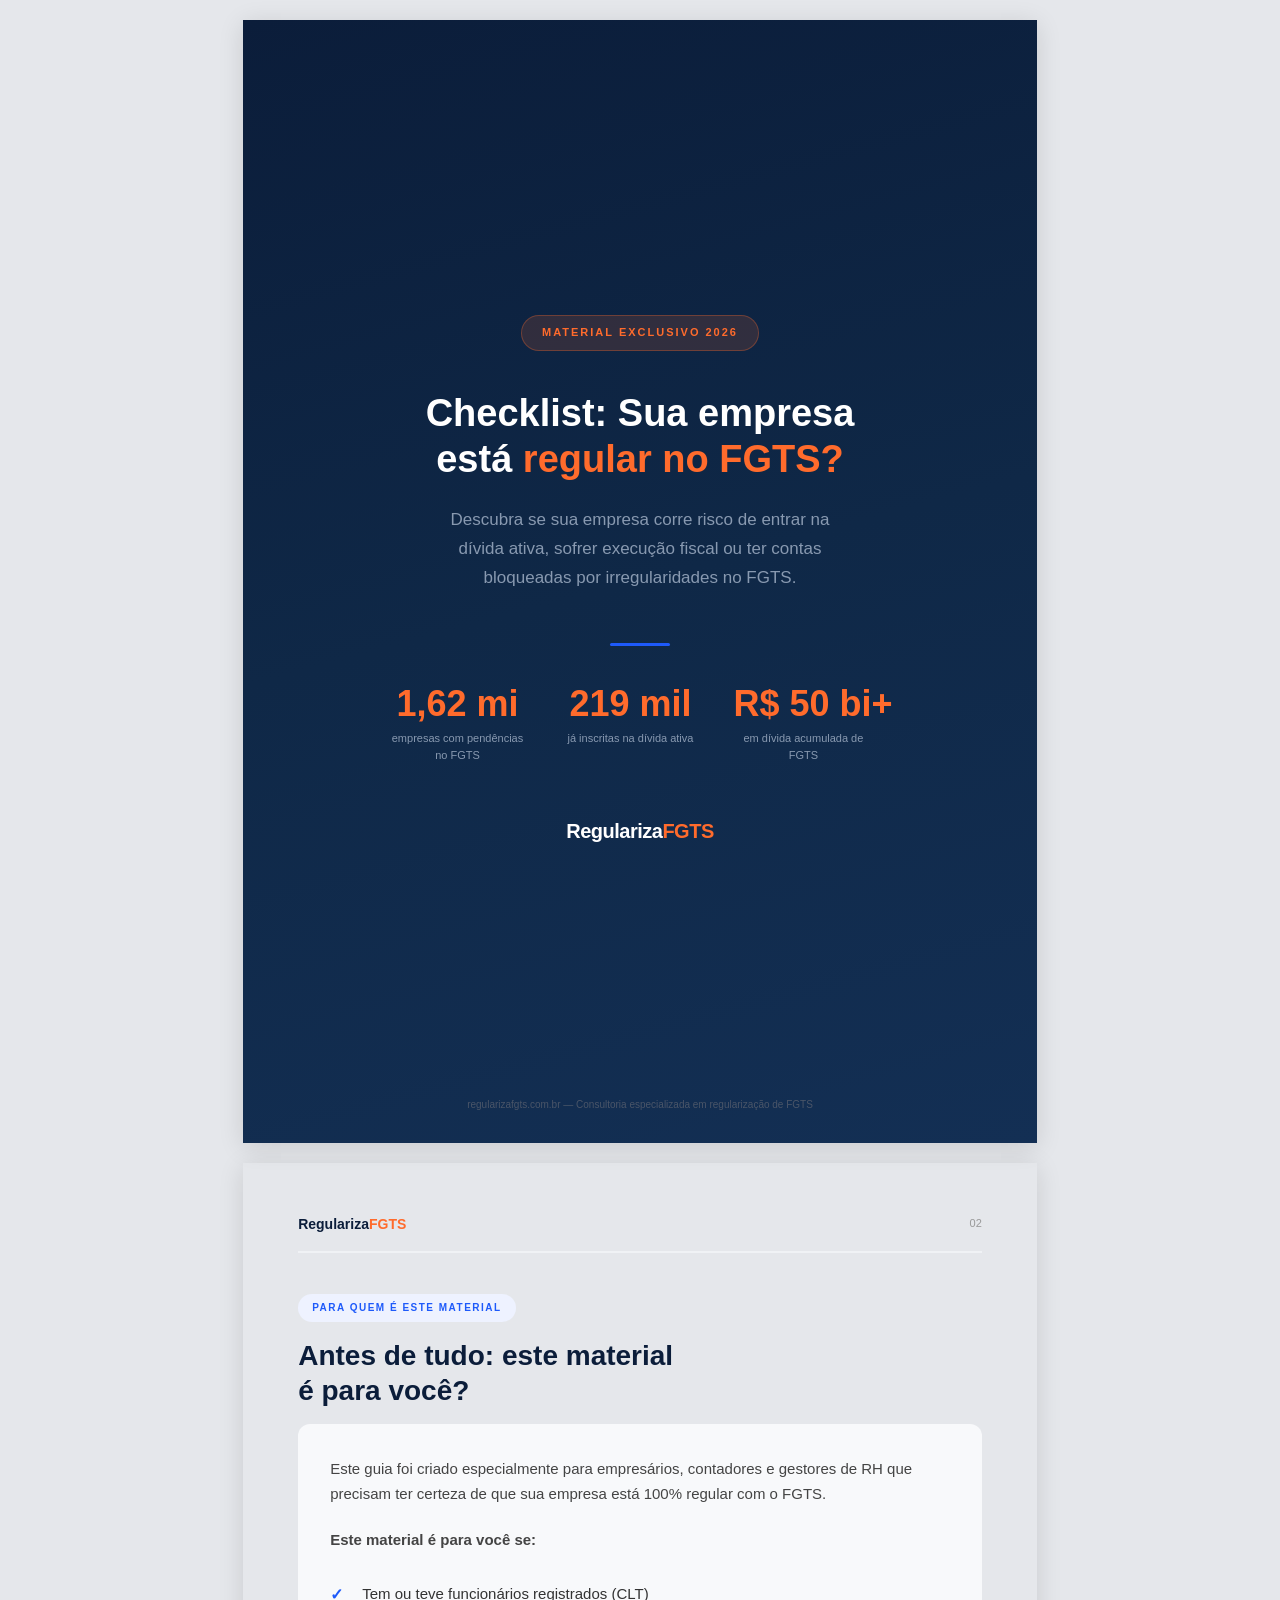
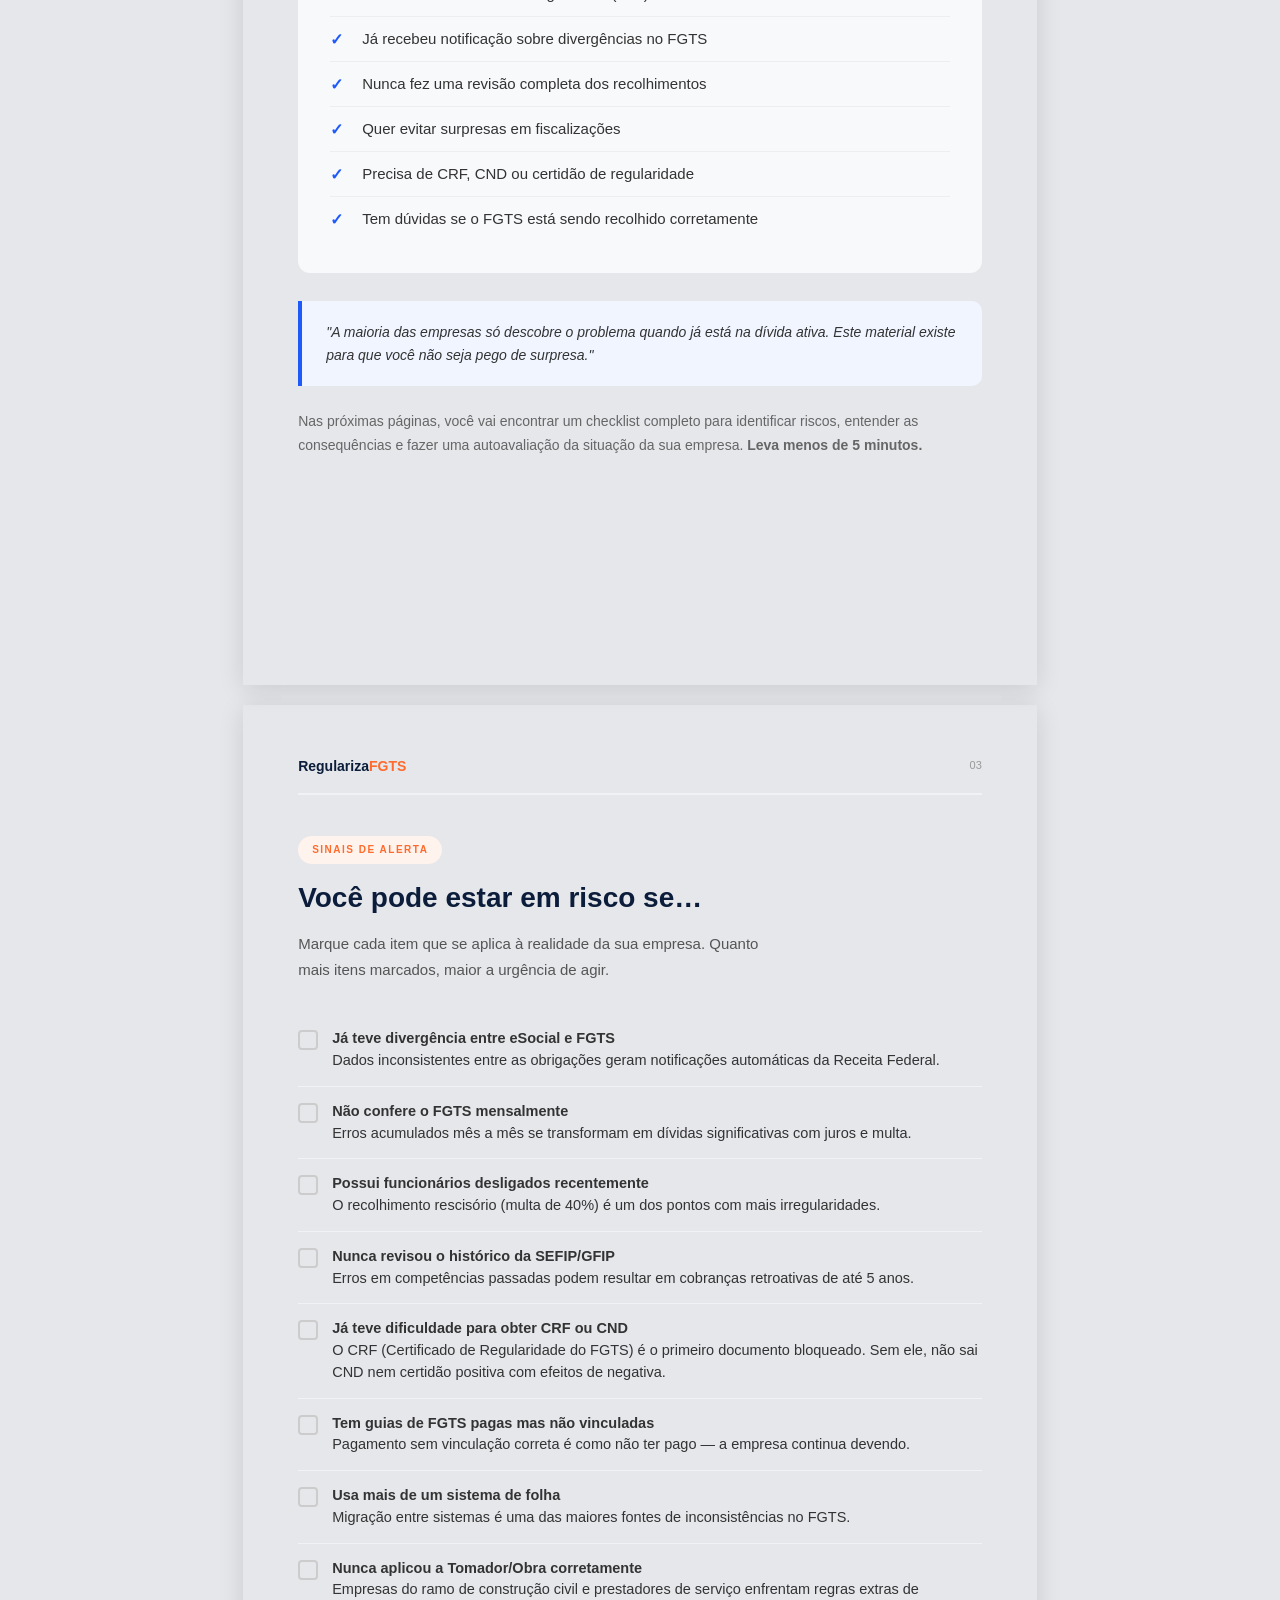
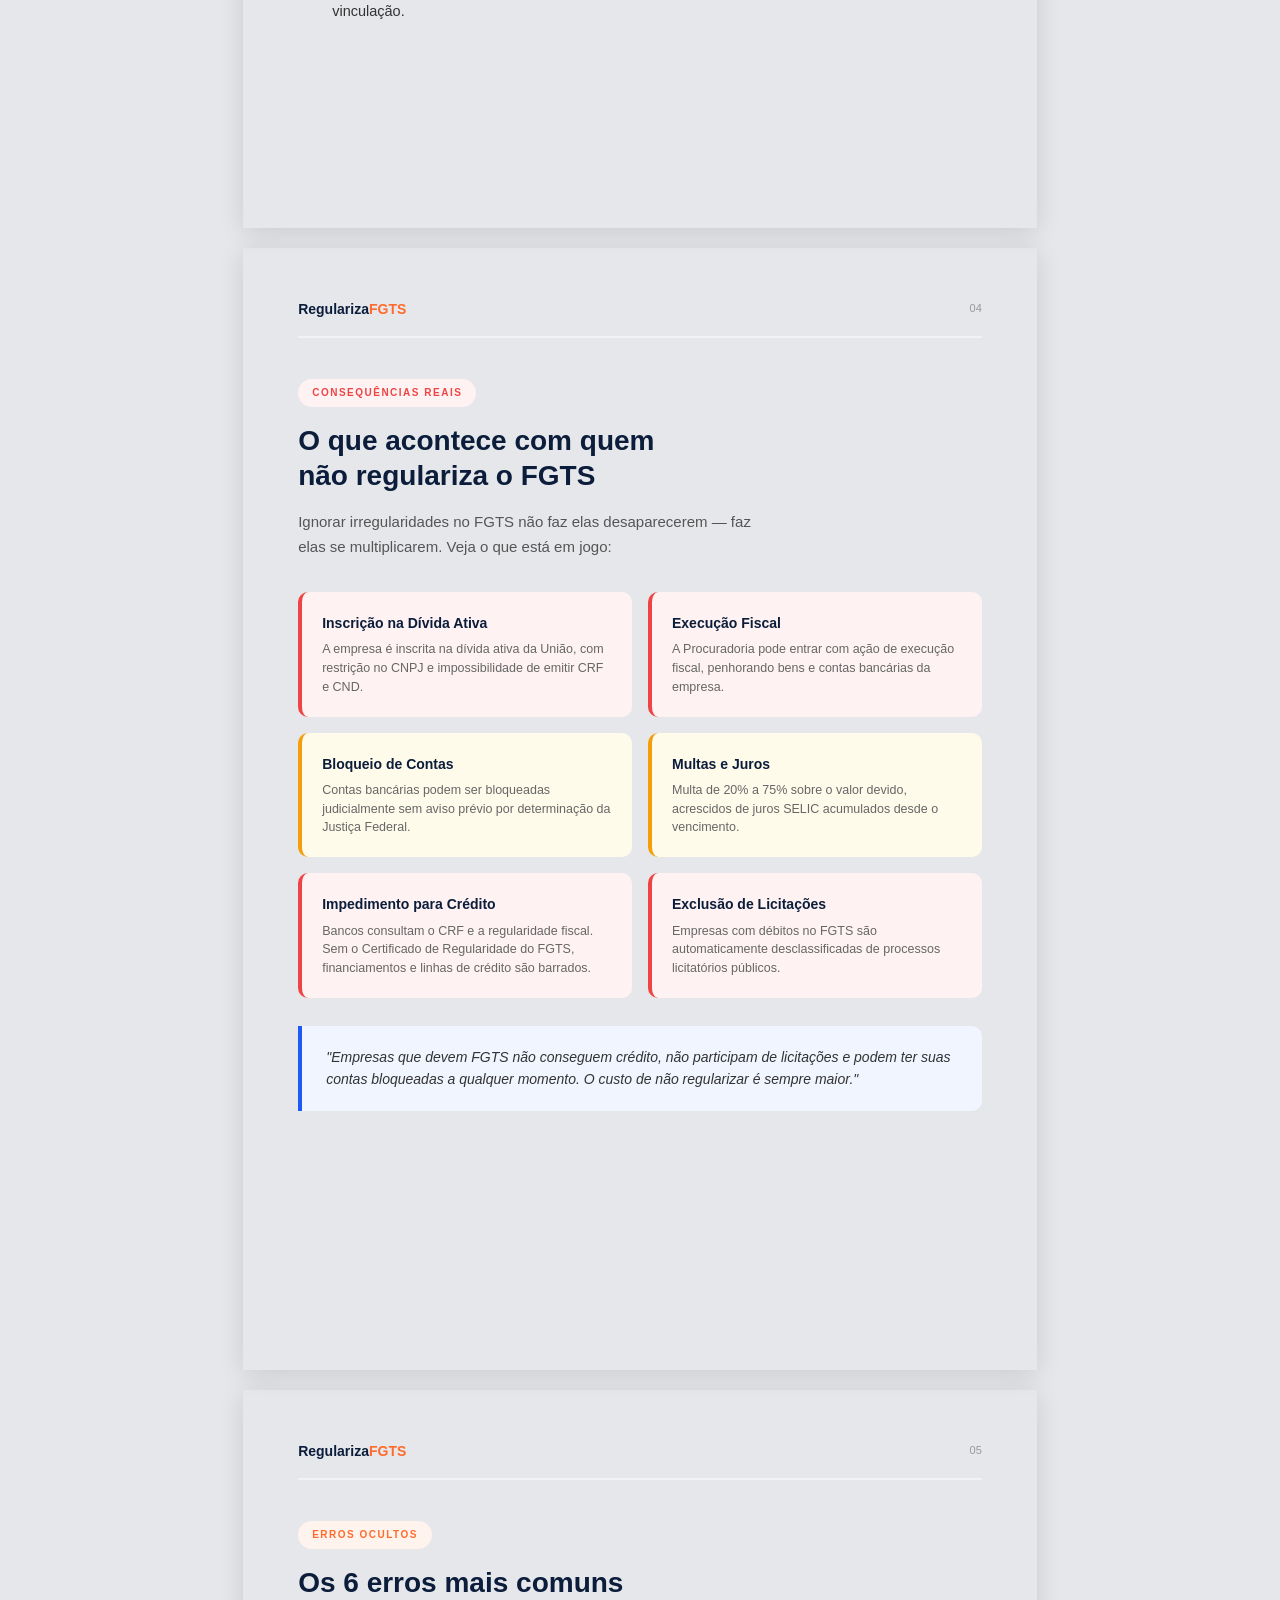
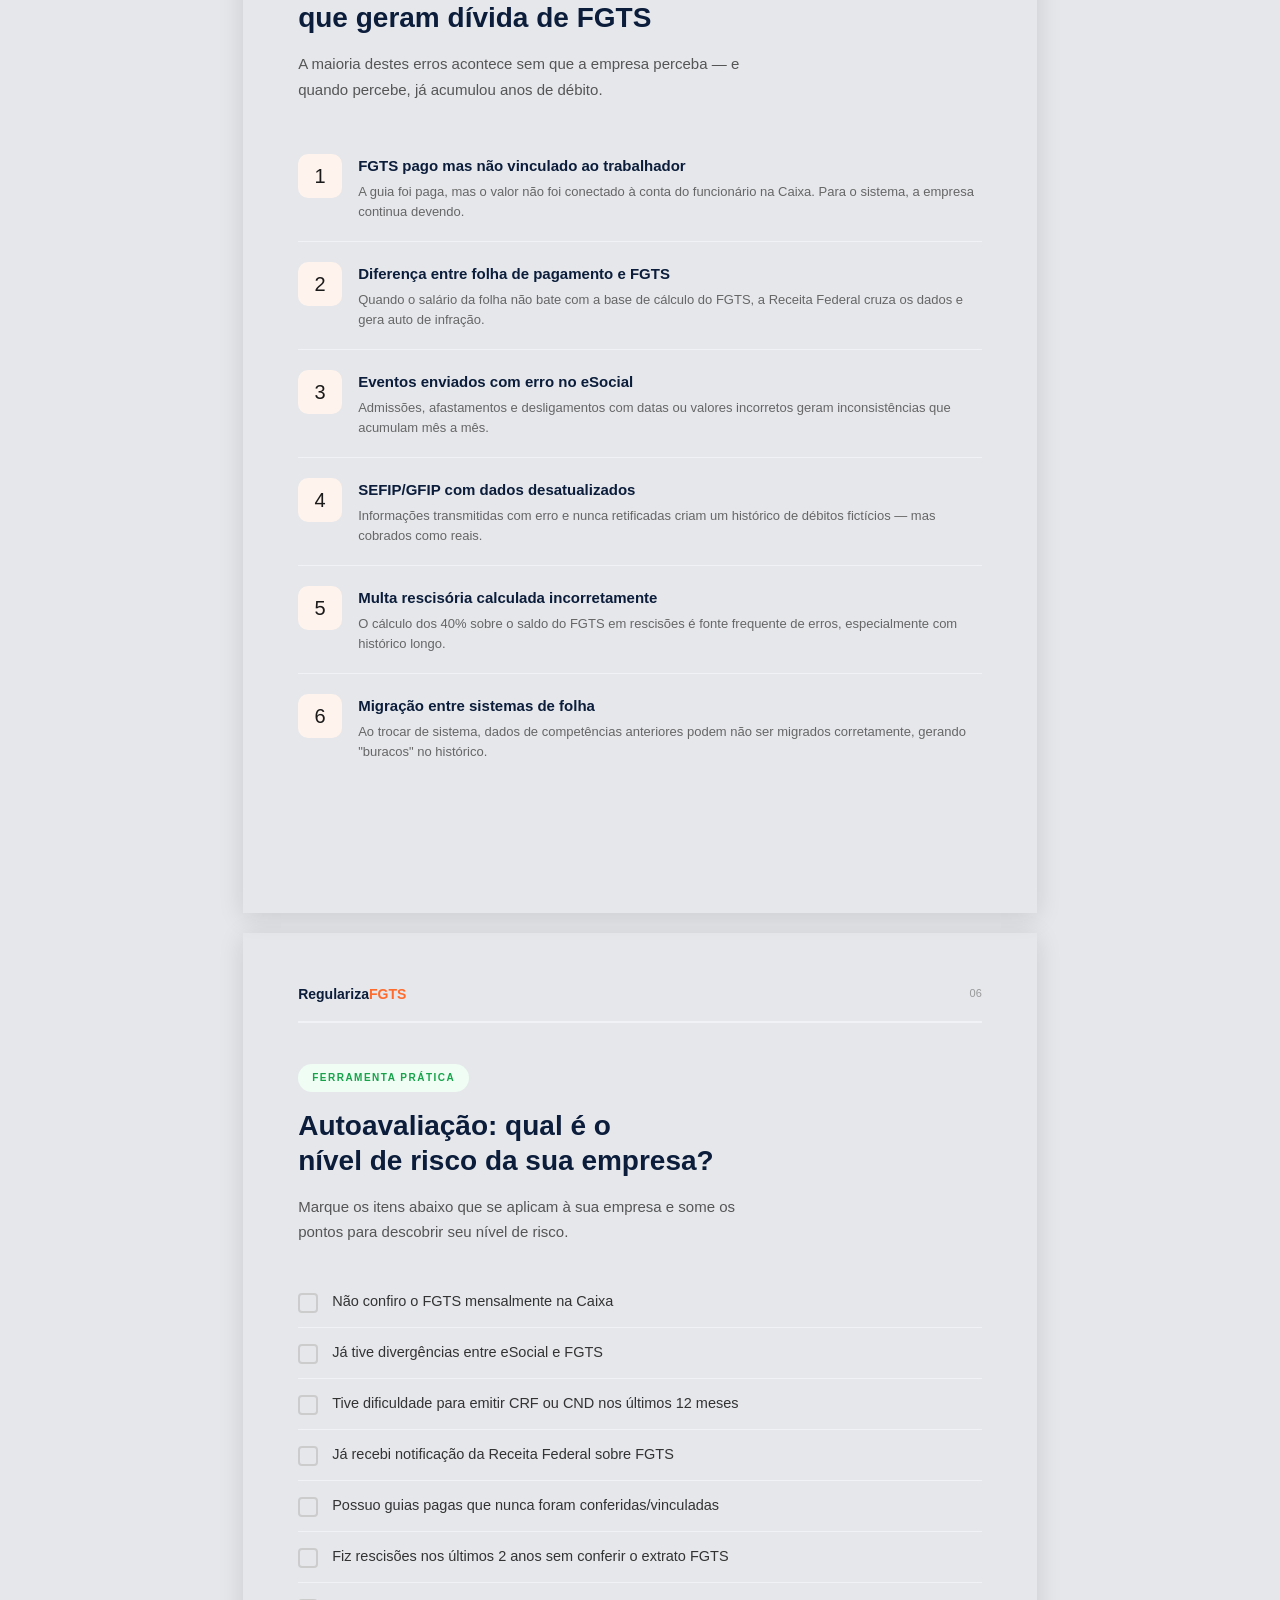
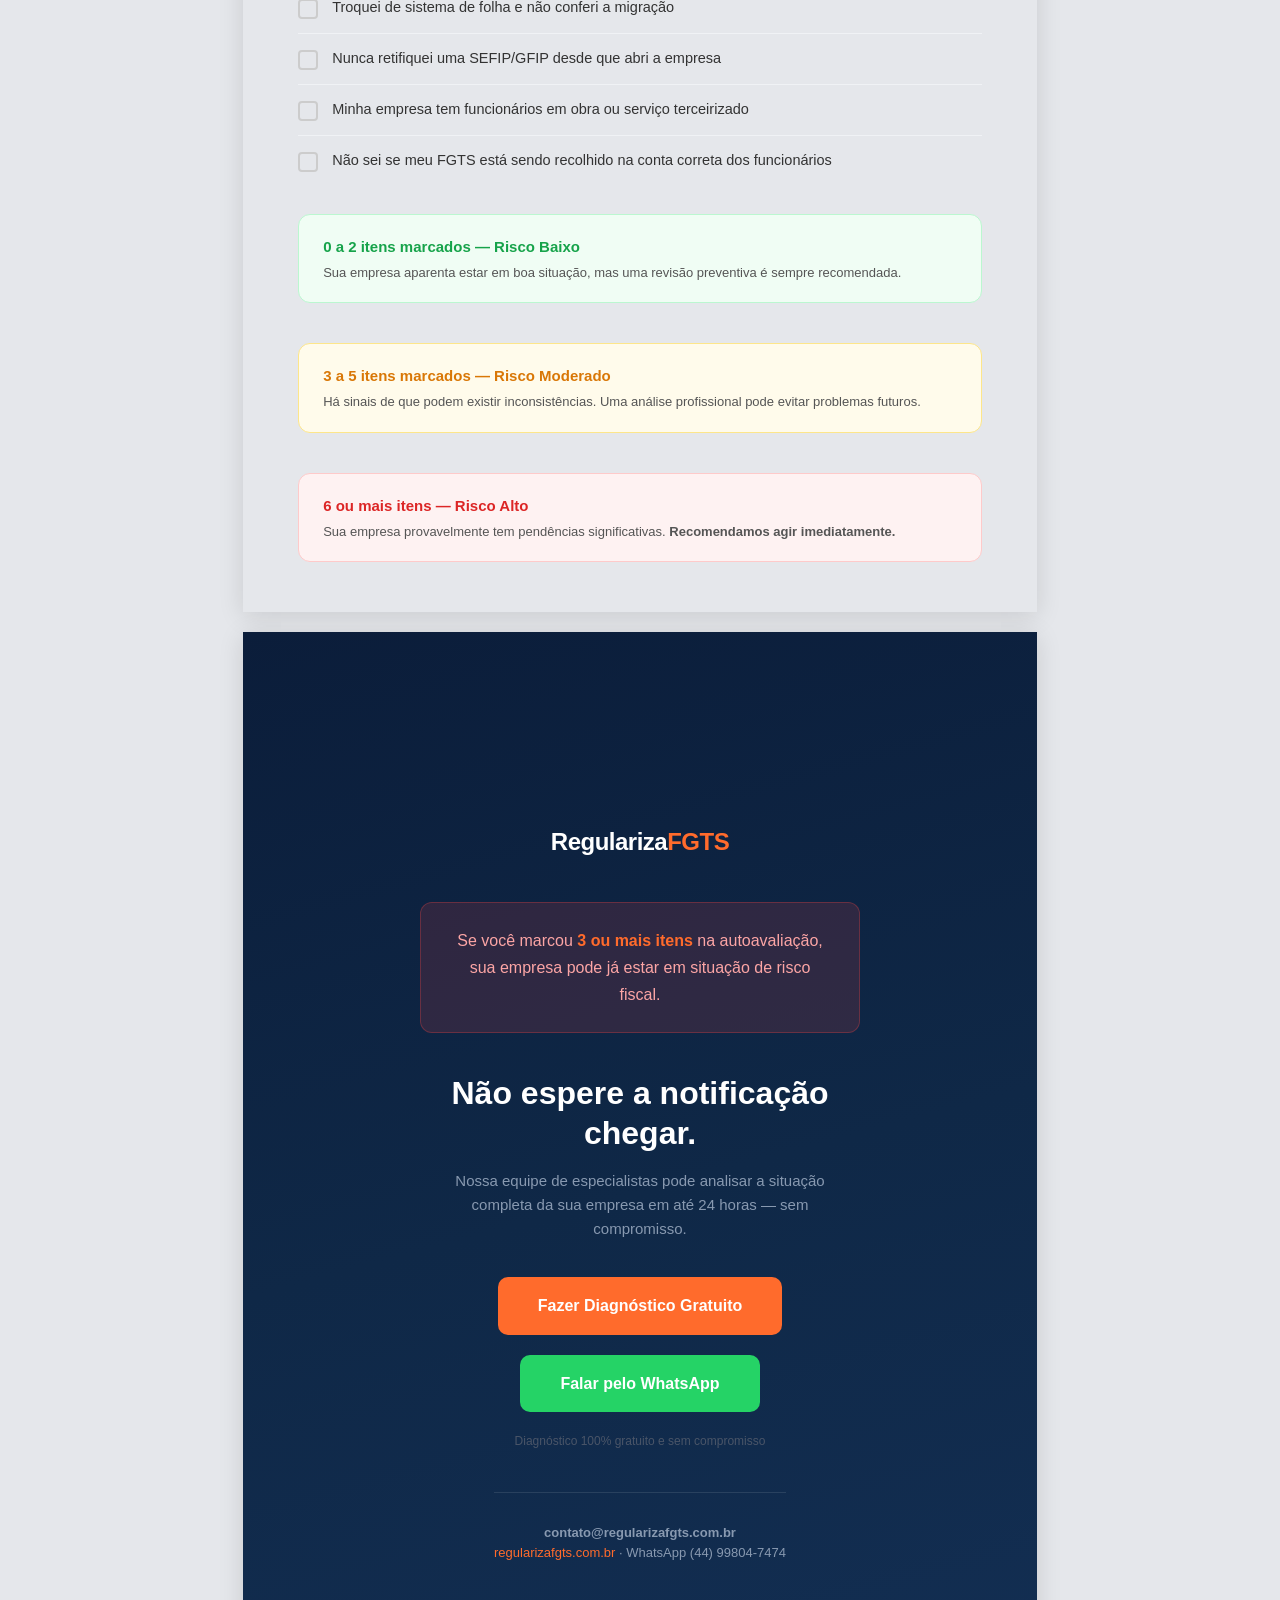
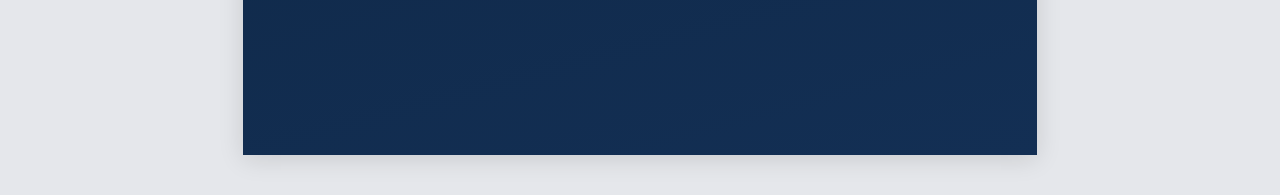
<file: assets/checklist-fgts.html>
<!DOCTYPE html>
<html lang="pt-BR">
<head>
<meta charset="UTF-8">
<meta name="viewport" content="width=device-width, initial-scale=1.0">
<title>Checklist FGTS — RegularizaFGTS</title>
<style>
  @page {
    size: A4;
    margin: 0;
  }

  * {
    margin: 0;
    padding: 0;
    box-sizing: border-box;
  }

  body {
    font-family: 'Segoe UI', Arial, Helvetica, sans-serif;
    color: #1a1a1a;
    line-height: 1.6;
    background: #fff;
    -webkit-print-color-adjust: exact;
    print-color-adjust: exact;
  }

  .page {
    width: 210mm;
    min-height: 297mm;
    margin: 0 auto;
    position: relative;
    overflow: hidden;
    page-break-after: always;
  }

  .page:last-child {
    page-break-after: auto;
  }

  /* ── CAPA ── */
  .page-capa {
    background: linear-gradient(165deg, #0B1D3A 0%, #0f2847 50%, #132f54 100%);
    color: #fff;
    display: flex;
    flex-direction: column;
    justify-content: center;
    align-items: center;
    text-align: center;
    padding: 50px 60px;
  }

  .capa-badge {
    display: inline-block;
    background: rgba(255,107,44,0.15);
    color: #FF6B2C;
    font-size: 11px;
    font-weight: 700;
    text-transform: uppercase;
    letter-spacing: 2px;
    padding: 8px 20px;
    border-radius: 30px;
    border: 1px solid rgba(255,107,44,0.3);
    margin-bottom: 40px;
  }

  .capa-title {
    font-size: 38px;
    font-weight: 800;
    line-height: 1.2;
    margin-bottom: 24px;
    max-width: 500px;
  }

  .capa-title span {
    color: #FF6B2C;
  }

  .capa-subtitle {
    font-size: 17px;
    color: #8899B0;
    max-width: 420px;
    line-height: 1.7;
    margin-bottom: 50px;
  }

  .capa-stats {
    display: flex;
    gap: 40px;
    margin-bottom: 50px;
  }

  .capa-stat {
    text-align: center;
  }

  .capa-stat-number {
    font-size: 36px;
    font-weight: 800;
    color: #FF6B2C;
    display: block;
    line-height: 1;
  }

  .capa-stat-label {
    font-size: 11px;
    color: #8899B0;
    margin-top: 8px;
    display: block;
    max-width: 140px;
  }

  .capa-divider {
    width: 60px;
    height: 3px;
    background: #1E5AFA;
    border-radius: 3px;
    margin-bottom: 40px;
  }

  .capa-logo {
    font-size: 20px;
    font-weight: 700;
    letter-spacing: -0.5px;
  }

  .capa-logo span {
    color: #FF6B2C;
  }

  .capa-footer {
    position: absolute;
    bottom: 30px;
    left: 0;
    right: 0;
    text-align: center;
    font-size: 10px;
    color: #4a5568;
  }

  /* ── PAGES INTERNAS ── */
  .page-content {
    padding: 50px 55px;
  }

  .page-header {
    display: flex;
    justify-content: space-between;
    align-items: center;
    margin-bottom: 40px;
    padding-bottom: 16px;
    border-bottom: 2px solid #f0f2f5;
  }

  .page-logo {
    font-size: 14px;
    font-weight: 700;
    color: #0B1D3A;
  }

  .page-logo span {
    color: #FF6B2C;
  }

  .page-number {
    font-size: 11px;
    color: #999;
  }

  .section-badge {
    display: inline-block;
    background: #EEF2FF;
    color: #1E5AFA;
    font-size: 10px;
    font-weight: 700;
    text-transform: uppercase;
    letter-spacing: 1.5px;
    padding: 6px 14px;
    border-radius: 20px;
    margin-bottom: 16px;
  }

  .section-badge.orange {
    background: #FFF3ED;
    color: #FF6B2C;
  }

  .section-badge.red {
    background: #FEF2F2;
    color: #EF4444;
  }

  .section-badge.green {
    background: #F0FDF4;
    color: #16a34a;
  }

  .section-title {
    font-size: 28px;
    font-weight: 800;
    color: #0B1D3A;
    line-height: 1.25;
    margin-bottom: 16px;
  }

  .section-intro {
    font-size: 15px;
    color: #555;
    line-height: 1.7;
    margin-bottom: 32px;
    max-width: 480px;
  }

  /* ── ABERTURA ── */
  .abertura-box {
    background: #f8f9fb;
    border-radius: 12px;
    padding: 32px;
    margin-bottom: 28px;
  }

  .abertura-box p {
    font-size: 15px;
    color: #444;
    line-height: 1.7;
    margin-bottom: 20px;
  }

  .abertura-list {
    list-style: none;
    padding: 0;
  }

  .abertura-list li {
    font-size: 15px;
    color: #333;
    padding: 10px 0;
    padding-left: 32px;
    position: relative;
    border-bottom: 1px solid #eee;
  }

  .abertura-list li:last-child {
    border-bottom: none;
  }

  .abertura-list li::before {
    content: "✓";
    position: absolute;
    left: 0;
    color: #1E5AFA;
    font-weight: 700;
    font-size: 16px;
  }

  /* ── CHECKLIST ── */
  .checklist {
    list-style: none;
    padding: 0;
  }

  .checklist li {
    display: flex;
    align-items: flex-start;
    gap: 14px;
    padding: 14px 0;
    border-bottom: 1px solid #f0f2f5;
    font-size: 14.5px;
    color: #333;
    line-height: 1.5;
  }

  .checklist li:last-child {
    border-bottom: none;
  }

  .check-box {
    width: 20px;
    height: 20px;
    min-width: 20px;
    border: 2px solid #ccc;
    border-radius: 4px;
    margin-top: 2px;
  }

  .check-number {
    display: inline-flex;
    align-items: center;
    justify-content: center;
    width: 28px;
    height: 28px;
    min-width: 28px;
    border-radius: 50%;
    background: #EEF2FF;
    color: #1E5AFA;
    font-size: 12px;
    font-weight: 700;
  }

  /* ── IMPACT CARDS ── */
  .impact-grid {
    display: grid;
    grid-template-columns: 1fr 1fr;
    gap: 16px;
    margin-bottom: 28px;
  }

  .impact-card {
    background: #FEF2F2;
    border-radius: 10px;
    padding: 20px;
    border-left: 4px solid #EF4444;
  }

  .impact-card h4 {
    font-size: 14px;
    font-weight: 700;
    color: #0B1D3A;
    margin-bottom: 6px;
  }

  .impact-card p {
    font-size: 12.5px;
    color: #666;
    line-height: 1.5;
  }

  .impact-card.warning {
    background: #FFFBEB;
    border-left-color: #F59E0B;
  }

  /* ── ERROS ── */
  .error-item {
    display: flex;
    gap: 16px;
    padding: 20px 0;
    border-bottom: 1px solid #f0f2f5;
  }

  .error-item:last-child {
    border-bottom: none;
  }

  .error-icon {
    width: 44px;
    height: 44px;
    min-width: 44px;
    border-radius: 10px;
    background: #FFF3ED;
    display: flex;
    align-items: center;
    justify-content: center;
    font-size: 20px;
  }

  .error-item h4 {
    font-size: 15px;
    font-weight: 700;
    color: #0B1D3A;
    margin-bottom: 4px;
  }

  .error-item p {
    font-size: 13px;
    color: #666;
    line-height: 1.5;
  }

  /* ── AUTOAVALIAÇÃO ── */
  .score-box {
    border-radius: 12px;
    padding: 20px 24px;
    margin-top: 28px;
  }

  .score-box.green {
    background: #F0FDF4;
    border: 1px solid #BBF7D0;
  }

  .score-box.yellow {
    background: #FFFBEB;
    border: 1px solid #FDE68A;
  }

  .score-box.red {
    background: #FEF2F2;
    border: 1px solid #FECACA;
  }

  .score-box h4 {
    font-size: 15px;
    font-weight: 700;
    margin-bottom: 4px;
  }

  .score-box.green h4 { color: #16a34a; }
  .score-box.yellow h4 { color: #D97706; }
  .score-box.red h4 { color: #DC2626; }

  .score-box p {
    font-size: 13px;
    color: #555;
    line-height: 1.5;
  }

  .score-results {
    display: flex;
    flex-direction: column;
    gap: 12px;
  }

  /* ── CTA / FECHAMENTO ── */
  .page-cta {
    background: linear-gradient(165deg, #0B1D3A 0%, #0f2847 50%, #132f54 100%);
    color: #fff;
    display: flex;
    flex-direction: column;
    justify-content: center;
    align-items: center;
    text-align: center;
    padding: 60px;
  }

  .cta-highlight {
    background: rgba(239,68,68,0.15);
    color: #FCA5A5;
    border: 1px solid rgba(239,68,68,0.3);
    border-radius: 12px;
    padding: 24px 32px;
    margin-bottom: 40px;
    max-width: 440px;
    font-size: 16px;
    line-height: 1.7;
  }

  .cta-highlight strong {
    color: #FF6B2C;
  }

  .cta-title {
    font-size: 32px;
    font-weight: 800;
    line-height: 1.25;
    margin-bottom: 16px;
    max-width: 450px;
  }

  .cta-text {
    font-size: 15px;
    color: #8899B0;
    margin-bottom: 36px;
    max-width: 400px;
    line-height: 1.6;
  }

  .cta-button {
    display: inline-block;
    background: #FF6B2C;
    color: #fff;
    text-decoration: none;
    font-size: 16px;
    font-weight: 700;
    padding: 16px 40px;
    border-radius: 10px;
    margin-bottom: 12px;
  }

  .cta-button.green {
    background: #25D366;
    margin-top: 8px;
  }

  .cta-small {
    font-size: 12px;
    color: #4a5568;
    margin-top: 8px;
  }

  .cta-contact {
    margin-top: 40px;
    padding-top: 30px;
    border-top: 1px solid rgba(255,255,255,0.1);
    font-size: 13px;
    color: #8899B0;
  }

  .cta-contact a {
    color: #FF6B2C;
    text-decoration: none;
  }

  /* ── QUOTE BOX ── */
  .quote-box {
    background: #f0f5ff;
    border-left: 4px solid #1E5AFA;
    border-radius: 0 10px 10px 0;
    padding: 20px 24px;
    margin: 24px 0;
    font-size: 14px;
    color: #333;
    line-height: 1.6;
    font-style: italic;
  }

  /* ── PRINT ── */
  @media print {
    body { background: none; }
    .page {
      margin: 0;
      box-shadow: none;
      page-break-after: always;
      page-break-inside: avoid;
    }
    .page:last-child {
      page-break-after: auto;
    }
  }

  @media screen {
    body {
      background: #e5e7eb;
      padding: 20px 0;
    }
    .page {
      box-shadow: 0 4px 24px rgba(0,0,0,0.12);
      margin-bottom: 20px;
    }
  }
</style>
</head>
<body>

<!-- ════════════════════════════════════════ -->
<!-- PÁGINA 1 — CAPA -->
<!-- ════════════════════════════════════════ -->
<div class="page page-capa">
  <div class="capa-badge">Material exclusivo 2026</div>

  <h1 class="capa-title">
    Checklist: Sua empresa está <span>regular no FGTS?</span>
  </h1>

  <p class="capa-subtitle">
    Descubra se sua empresa corre risco de entrar na dívida ativa, sofrer execução fiscal ou ter contas bloqueadas por irregularidades no FGTS.
  </p>

  <div class="capa-divider"></div>

  <div class="capa-stats">
    <div class="capa-stat">
      <span class="capa-stat-number">1,62 mi</span>
      <span class="capa-stat-label">empresas com pendências no FGTS</span>
    </div>
    <div class="capa-stat">
      <span class="capa-stat-number">219 mil</span>
      <span class="capa-stat-label">já inscritas na dívida ativa</span>
    </div>
    <div class="capa-stat">
      <span class="capa-stat-number">R$ 50 bi+</span>
      <span class="capa-stat-label">em dívida acumulada de FGTS</span>
    </div>
  </div>

  <div class="capa-logo">Regulariza<span>FGTS</span></div>

  <div class="capa-footer">regularizafgts.com.br — Consultoria especializada em regularização de FGTS</div>
</div>

<!-- ════════════════════════════════════════ -->
<!-- PÁGINA 2 — ABERTURA -->
<!-- ════════════════════════════════════════ -->
<div class="page page-content">
  <div class="page-header">
    <div class="page-logo">Regulariza<span>FGTS</span></div>
    <div class="page-number">02</div>
  </div>

  <div class="section-badge">Para quem é este material</div>
  <h2 class="section-title">Antes de tudo: este material<br>é para você?</h2>

  <div class="abertura-box">
    <p>Este guia foi criado especialmente para empresários, contadores e gestores de RH que precisam ter certeza de que sua empresa está 100% regular com o FGTS.</p>

    <p><strong>Este material é para você se:</strong></p>

    <ul class="abertura-list">
      <li>Tem ou teve funcionários registrados (CLT)</li>
      <li>Já recebeu notificação sobre divergências no FGTS</li>
      <li>Nunca fez uma revisão completa dos recolhimentos</li>
      <li>Quer evitar surpresas em fiscalizações</li>
      <li>Precisa de CRF, CND ou certidão de regularidade</li>
      <li>Tem dúvidas se o FGTS está sendo recolhido corretamente</li>
    </ul>
  </div>

  <div class="quote-box">
    "A maioria das empresas só descobre o problema quando já está na dívida ativa. Este material existe para que você não seja pego de surpresa."
  </div>

  <p style="font-size:14px;color:#666;margin-top:24px;line-height:1.7;">
    Nas próximas páginas, você vai encontrar um checklist completo para identificar riscos, entender as consequências e fazer uma autoavaliação da situação da sua empresa. <strong>Leva menos de 5 minutos.</strong>
  </p>
</div>

<!-- ════════════════════════════════════════ -->
<!-- PÁGINA 3 — VOCÊ PODE ESTAR EM RISCO SE… -->
<!-- ════════════════════════════════════════ -->
<div class="page page-content">
  <div class="page-header">
    <div class="page-logo">Regulariza<span>FGTS</span></div>
    <div class="page-number">03</div>
  </div>

  <div class="section-badge orange">Sinais de alerta</div>
  <h2 class="section-title">Você pode estar em risco se…</h2>
  <p class="section-intro">Marque cada item que se aplica à realidade da sua empresa. Quanto mais itens marcados, maior a urgência de agir.</p>

  <ul class="checklist">
    <li>
      <div class="check-box"></div>
      <div><strong>Já teve divergência entre eSocial e FGTS</strong><br>Dados inconsistentes entre as obrigações geram notificações automáticas da Receita Federal.</div>
    </li>
    <li>
      <div class="check-box"></div>
      <div><strong>Não confere o FGTS mensalmente</strong><br>Erros acumulados mês a mês se transformam em dívidas significativas com juros e multa.</div>
    </li>
    <li>
      <div class="check-box"></div>
      <div><strong>Possui funcionários desligados recentemente</strong><br>O recolhimento rescisório (multa de 40%) é um dos pontos com mais irregularidades.</div>
    </li>
    <li>
      <div class="check-box"></div>
      <div><strong>Nunca revisou o histórico da SEFIP/GFIP</strong><br>Erros em competências passadas podem resultar em cobranças retroativas de até 5 anos.</div>
    </li>
    <li>
      <div class="check-box"></div>
      <div><strong>Já teve dificuldade para obter CRF ou CND</strong><br>O CRF (Certificado de Regularidade do FGTS) é o primeiro documento bloqueado. Sem ele, não sai CND nem certidão positiva com efeitos de negativa.</div>
    </li>
    <li>
      <div class="check-box"></div>
      <div><strong>Tem guias de FGTS pagas mas não vinculadas</strong><br>Pagamento sem vinculação correta é como não ter pago — a empresa continua devendo.</div>
    </li>
    <li>
      <div class="check-box"></div>
      <div><strong>Usa mais de um sistema de folha</strong><br>Migração entre sistemas é uma das maiores fontes de inconsistências no FGTS.</div>
    </li>
    <li>
      <div class="check-box"></div>
      <div><strong>Nunca aplicou a Tomador/Obra corretamente</strong><br>Empresas do ramo de construção civil e prestadores de serviço enfrentam regras extras de vinculação.</div>
    </li>
  </ul>
</div>

<!-- ════════════════════════════════════════ -->
<!-- PÁGINA 4 — O QUE PODE ACONTECER -->
<!-- ════════════════════════════════════════ -->
<div class="page page-content">
  <div class="page-header">
    <div class="page-logo">Regulariza<span>FGTS</span></div>
    <div class="page-number">04</div>
  </div>

  <div class="section-badge red">Consequências reais</div>
  <h2 class="section-title">O que acontece com quem<br>não regulariza o FGTS</h2>
  <p class="section-intro">Ignorar irregularidades no FGTS não faz elas desaparecerem — faz elas se multiplicarem. Veja o que está em jogo:</p>

  <div class="impact-grid">
    <div class="impact-card">
      <h4>Inscrição na Dívida Ativa</h4>
      <p>A empresa é inscrita na dívida ativa da União, com restrição no CNPJ e impossibilidade de emitir CRF e CND.</p>
    </div>
    <div class="impact-card">
      <h4>Execução Fiscal</h4>
      <p>A Procuradoria pode entrar com ação de execução fiscal, penhorando bens e contas bancárias da empresa.</p>
    </div>
    <div class="impact-card warning">
      <h4>Bloqueio de Contas</h4>
      <p>Contas bancárias podem ser bloqueadas judicialmente sem aviso prévio por determinação da Justiça Federal.</p>
    </div>
    <div class="impact-card warning">
      <h4>Multas e Juros</h4>
      <p>Multa de 20% a 75% sobre o valor devido, acrescidos de juros SELIC acumulados desde o vencimento.</p>
    </div>
    <div class="impact-card">
      <h4>Impedimento para Crédito</h4>
      <p>Bancos consultam o CRF e a regularidade fiscal. Sem o Certificado de Regularidade do FGTS, financiamentos e linhas de crédito são barrados.</p>
    </div>
    <div class="impact-card">
      <h4>Exclusão de Licitações</h4>
      <p>Empresas com débitos no FGTS são automaticamente desclassificadas de processos licitatórios públicos.</p>
    </div>
  </div>

  <div class="quote-box">
    "Empresas que devem FGTS não conseguem crédito, não participam de licitações e podem ter suas contas bloqueadas a qualquer momento. O custo de não regularizar é sempre maior."
  </div>
</div>

<!-- ════════════════════════════════════════ -->
<!-- PÁGINA 5 — ERROS MAIS COMUNS -->
<!-- ════════════════════════════════════════ -->
<div class="page page-content">
  <div class="page-header">
    <div class="page-logo">Regulariza<span>FGTS</span></div>
    <div class="page-number">05</div>
  </div>

  <div class="section-badge orange">Erros ocultos</div>
  <h2 class="section-title">Os 6 erros mais comuns<br>que geram dívida de FGTS</h2>
  <p class="section-intro">A maioria destes erros acontece sem que a empresa perceba — e quando percebe, já acumulou anos de débito.</p>

  <div class="error-item">
    <div class="error-icon">1</div>
    <div>
      <h4>FGTS pago mas não vinculado ao trabalhador</h4>
      <p>A guia foi paga, mas o valor não foi conectado à conta do funcionário na Caixa. Para o sistema, a empresa continua devendo.</p>
    </div>
  </div>

  <div class="error-item">
    <div class="error-icon">2</div>
    <div>
      <h4>Diferença entre folha de pagamento e FGTS</h4>
      <p>Quando o salário da folha não bate com a base de cálculo do FGTS, a Receita Federal cruza os dados e gera auto de infração.</p>
    </div>
  </div>

  <div class="error-item">
    <div class="error-icon">3</div>
    <div>
      <h4>Eventos enviados com erro no eSocial</h4>
      <p>Admissões, afastamentos e desligamentos com datas ou valores incorretos geram inconsistências que acumulam mês a mês.</p>
    </div>
  </div>

  <div class="error-item">
    <div class="error-icon">4</div>
    <div>
      <h4>SEFIP/GFIP com dados desatualizados</h4>
      <p>Informações transmitidas com erro e nunca retificadas criam um histórico de débitos fictícios — mas cobrados como reais.</p>
    </div>
  </div>

  <div class="error-item">
    <div class="error-icon">5</div>
    <div>
      <h4>Multa rescisória calculada incorretamente</h4>
      <p>O cálculo dos 40% sobre o saldo do FGTS em rescisões é fonte frequente de erros, especialmente com histórico longo.</p>
    </div>
  </div>

  <div class="error-item">
    <div class="error-icon">6</div>
    <div>
      <h4>Migração entre sistemas de folha</h4>
      <p>Ao trocar de sistema, dados de competências anteriores podem não ser migrados corretamente, gerando "buracos" no histórico.</p>
    </div>
  </div>
</div>

<!-- ════════════════════════════════════════ -->
<!-- PÁGINA 6 — AUTOAVALIAÇÃO -->
<!-- ════════════════════════════════════════ -->
<div class="page page-content">
  <div class="page-header">
    <div class="page-logo">Regulariza<span>FGTS</span></div>
    <div class="page-number">06</div>
  </div>

  <div class="section-badge green">Ferramenta prática</div>
  <h2 class="section-title">Autoavaliação: qual é o<br>nível de risco da sua empresa?</h2>
  <p class="section-intro">Marque os itens abaixo que se aplicam à sua empresa e some os pontos para descobrir seu nível de risco.</p>

  <ul class="checklist">
    <li>
      <div class="check-box"></div>
      <div>Não confiro o FGTS mensalmente na Caixa</div>
    </li>
    <li>
      <div class="check-box"></div>
      <div>Já tive divergências entre eSocial e FGTS</div>
    </li>
    <li>
      <div class="check-box"></div>
      <div>Tive dificuldade para emitir CRF ou CND nos últimos 12 meses</div>
    </li>
    <li>
      <div class="check-box"></div>
      <div>Já recebi notificação da Receita Federal sobre FGTS</div>
    </li>
    <li>
      <div class="check-box"></div>
      <div>Possuo guias pagas que nunca foram conferidas/vinculadas</div>
    </li>
    <li>
      <div class="check-box"></div>
      <div>Fiz rescisões nos últimos 2 anos sem conferir o extrato FGTS</div>
    </li>
    <li>
      <div class="check-box"></div>
      <div>Troquei de sistema de folha e não conferi a migração</div>
    </li>
    <li>
      <div class="check-box"></div>
      <div>Nunca retifiquei uma SEFIP/GFIP desde que abri a empresa</div>
    </li>
    <li>
      <div class="check-box"></div>
      <div>Minha empresa tem funcionários em obra ou serviço terceirizado</div>
    </li>
    <li>
      <div class="check-box"></div>
      <div>Não sei se meu FGTS está sendo recolhido na conta correta dos funcionários</div>
    </li>
  </ul>

  <div class="score-results">
    <div class="score-box green">
      <h4>0 a 2 itens marcados — Risco Baixo</h4>
      <p>Sua empresa aparenta estar em boa situação, mas uma revisão preventiva é sempre recomendada.</p>
    </div>
    <div class="score-box yellow">
      <h4>3 a 5 itens marcados — Risco Moderado</h4>
      <p>Há sinais de que podem existir inconsistências. Uma análise profissional pode evitar problemas futuros.</p>
    </div>
    <div class="score-box red">
      <h4>6 ou mais itens — Risco Alto</h4>
      <p>Sua empresa provavelmente tem pendências significativas. <strong>Recomendamos agir imediatamente.</strong></p>
    </div>
  </div>
</div>

<!-- ════════════════════════════════════════ -->
<!-- PÁGINA 7 — CTA / FECHAMENTO -->
<!-- ════════════════════════════════════════ -->
<div class="page page-cta">
  <div class="capa-logo" style="margin-bottom:40px;font-size:24px;">Regulariza<span>FGTS</span></div>

  <div class="cta-highlight">
    Se você marcou <strong>3 ou mais itens</strong> na autoavaliação, sua empresa pode já estar em situação de risco fiscal.
  </div>

  <h2 class="cta-title">Não espere a notificação chegar.</h2>

  <p class="cta-text">
    Nossa equipe de especialistas pode analisar a situação completa da sua empresa em até 24 horas — sem compromisso.
  </p>

  <a href="https://regularizafgts.com.br/#diagnostico" class="cta-button">Fazer Diagnóstico Gratuito</a>
  <a href="https://wa.me/5544998047474?text=Ol%C3%A1%2C%20baixei%20o%20checklist%20e%20quero%20analisar%20o%20FGTS%20da%20minha%20empresa" class="cta-button green">Falar pelo WhatsApp</a>

  <p class="cta-small">Diagnóstico 100% gratuito e sem compromisso</p>

  <div class="cta-contact">
    <strong>contato@regularizafgts.com.br</strong><br>
    <a href="https://regularizafgts.com.br">regularizafgts.com.br</a> · WhatsApp (44) 99804-7474
  </div>
</div>

</body>
</html>
</file>
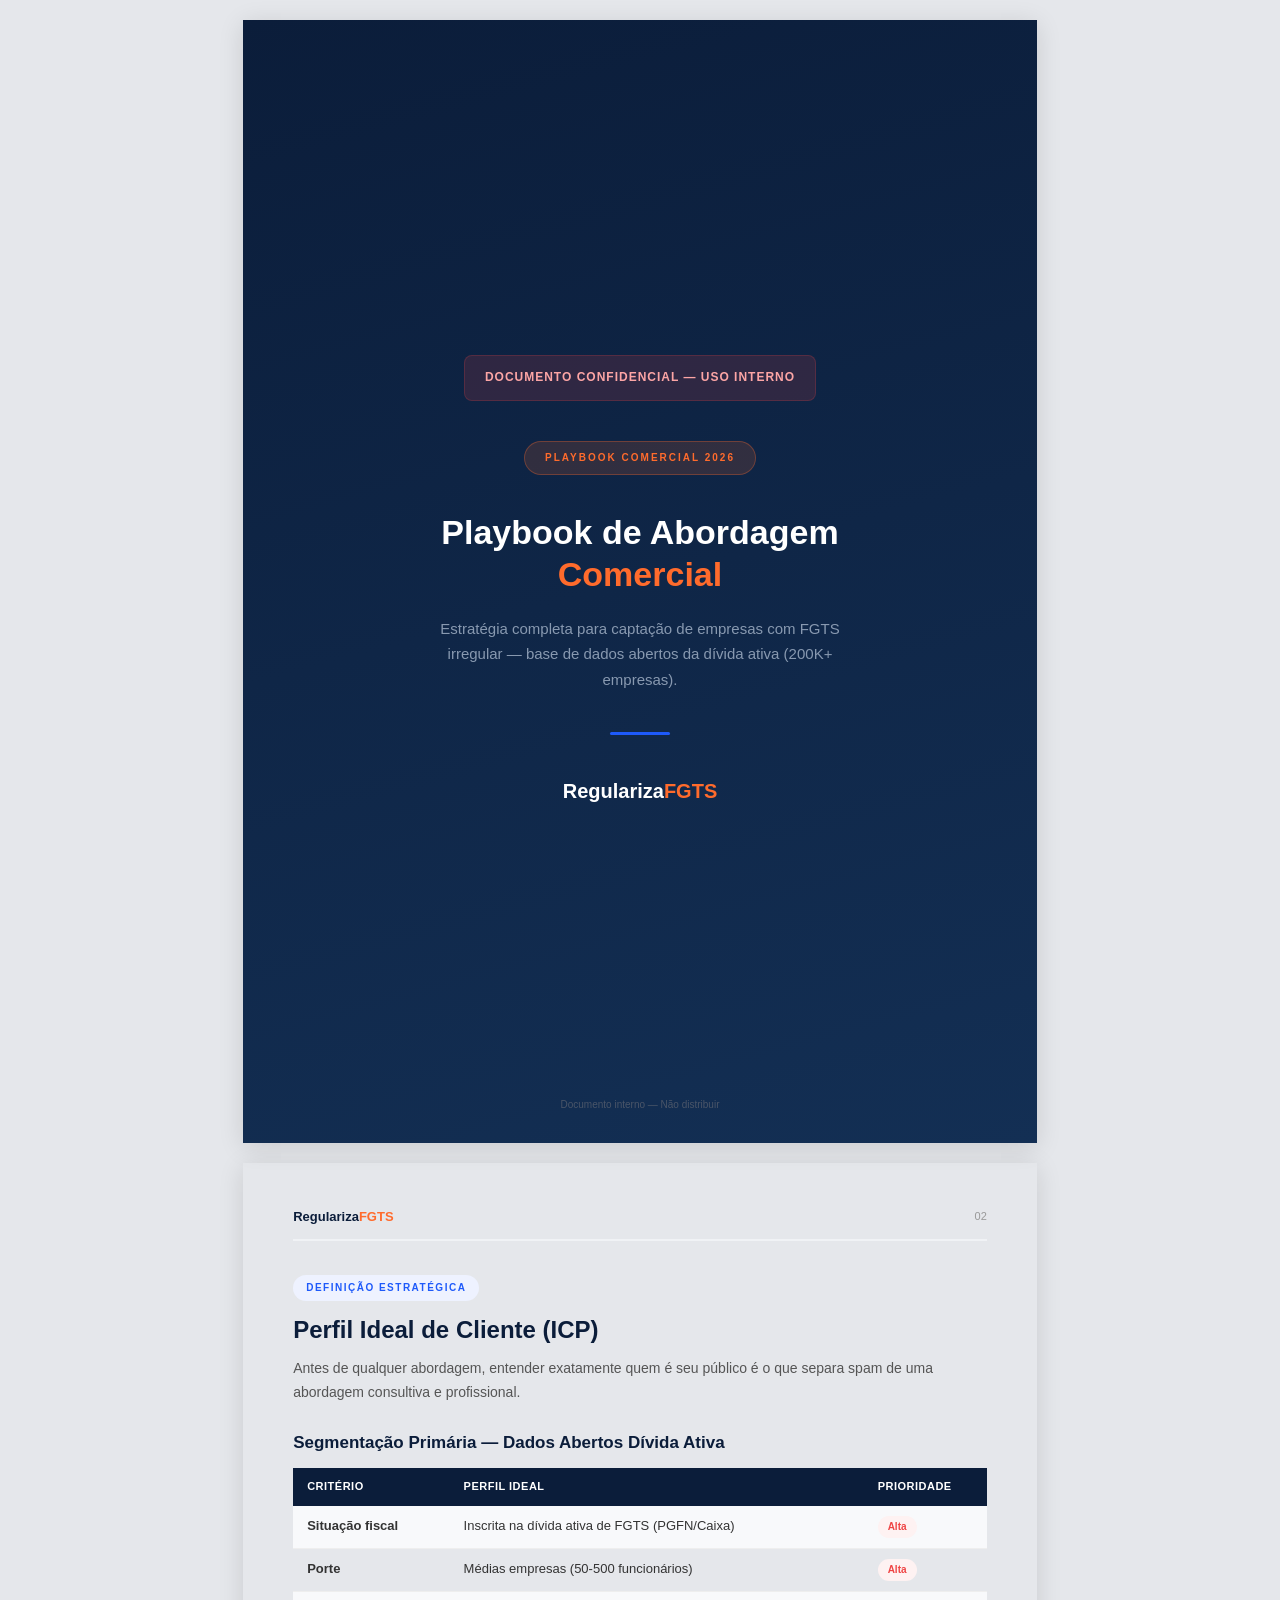
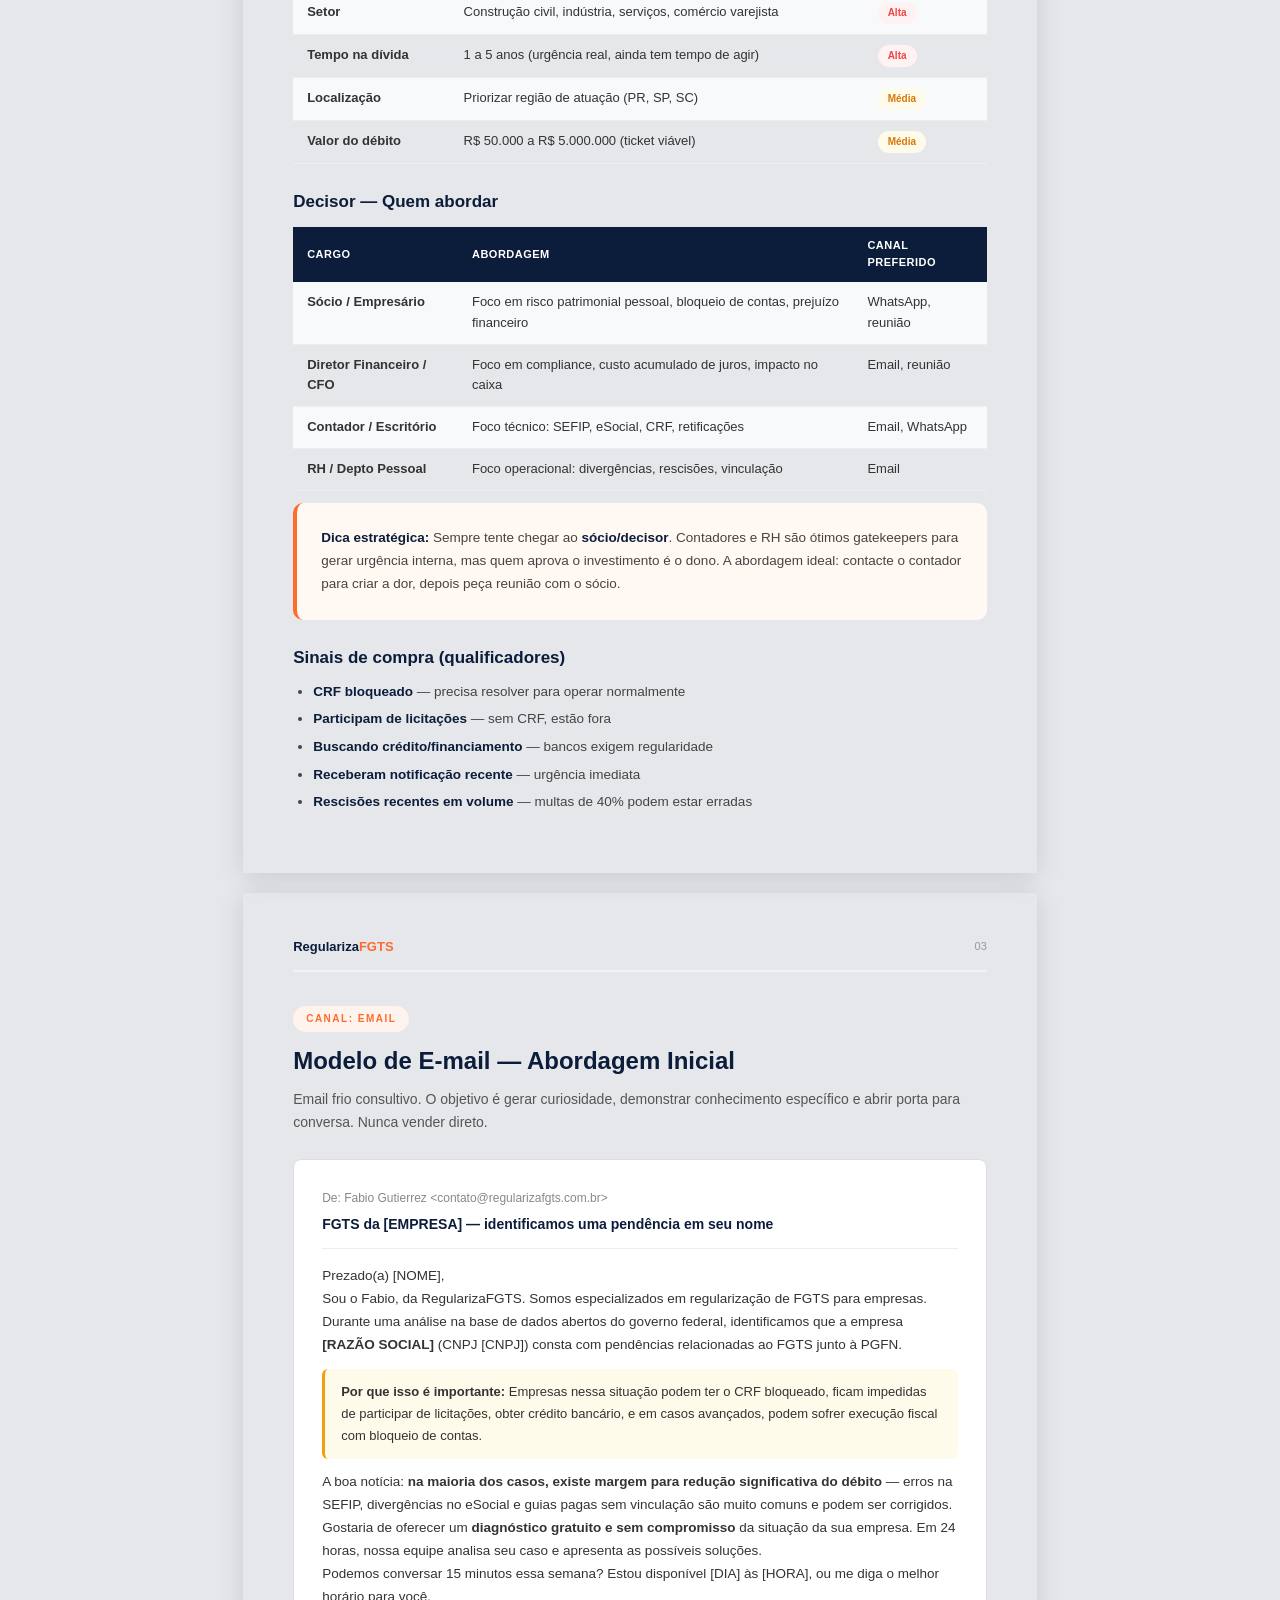
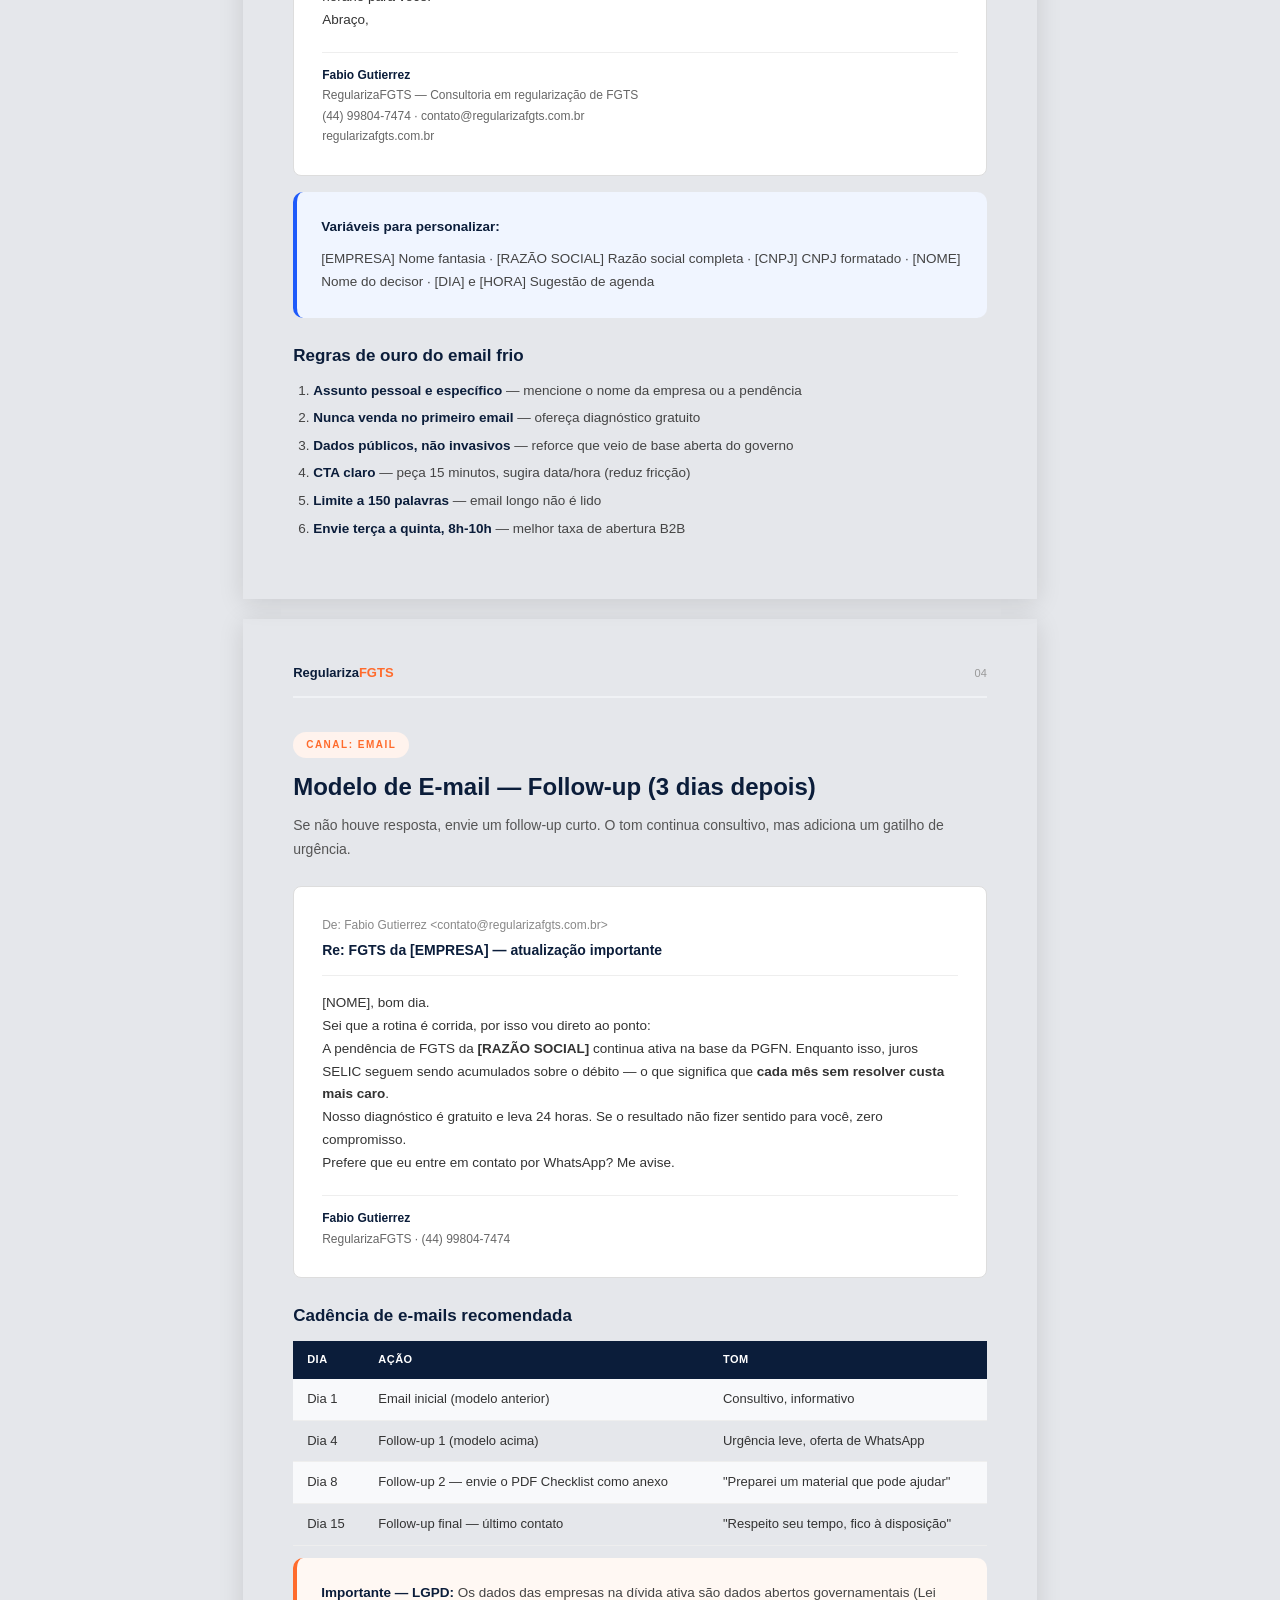
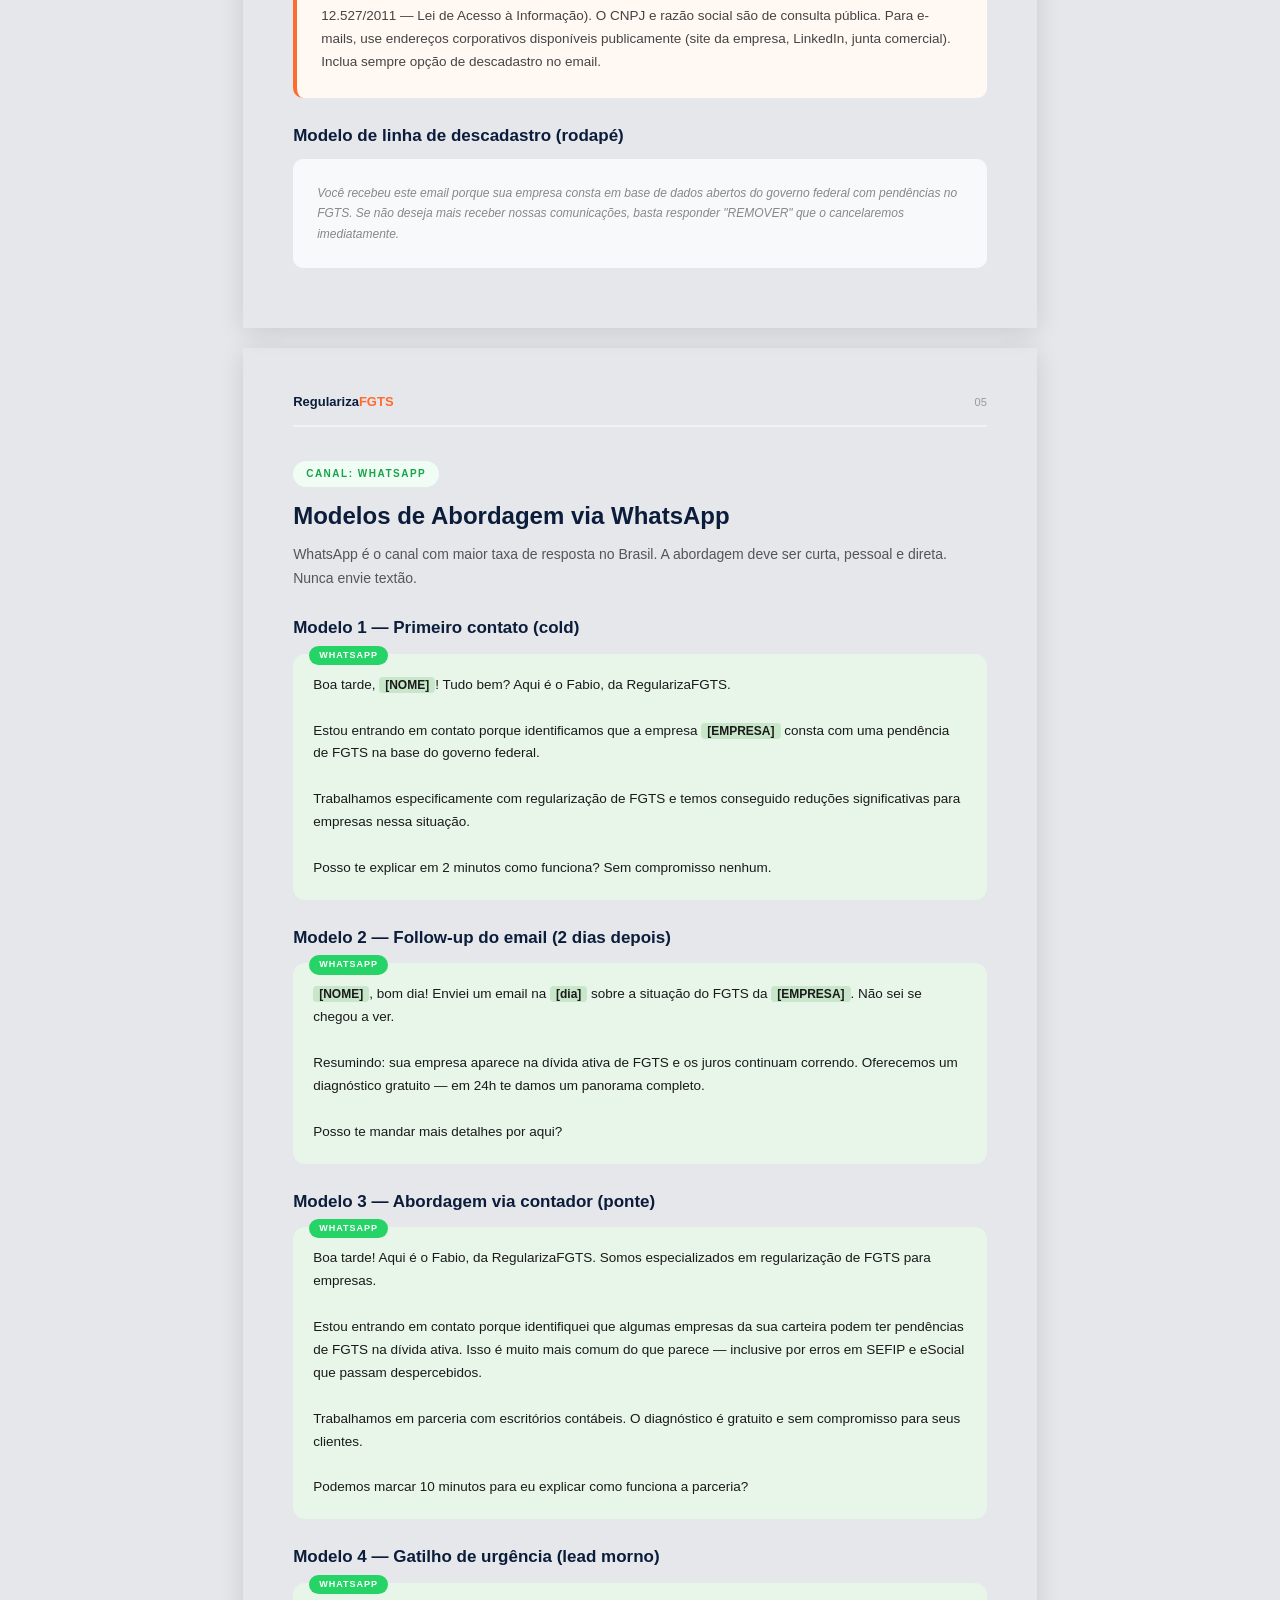
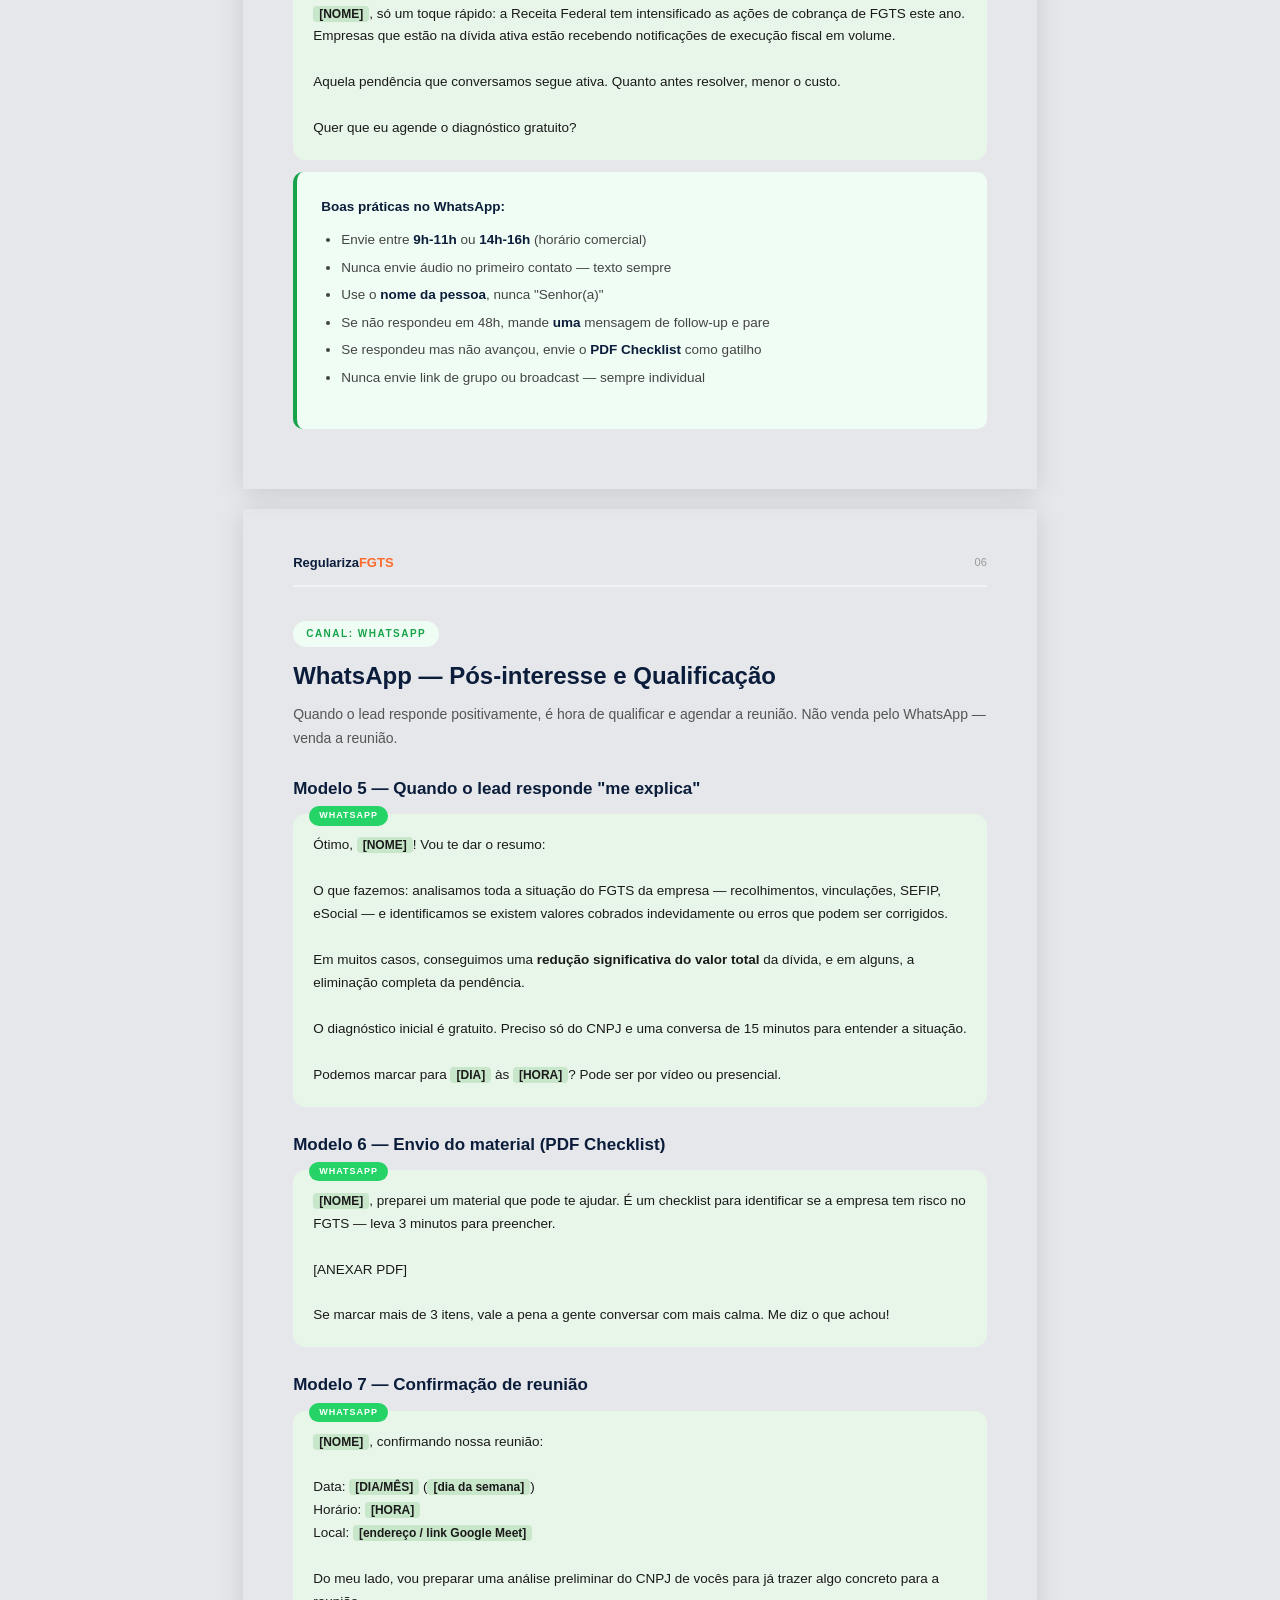
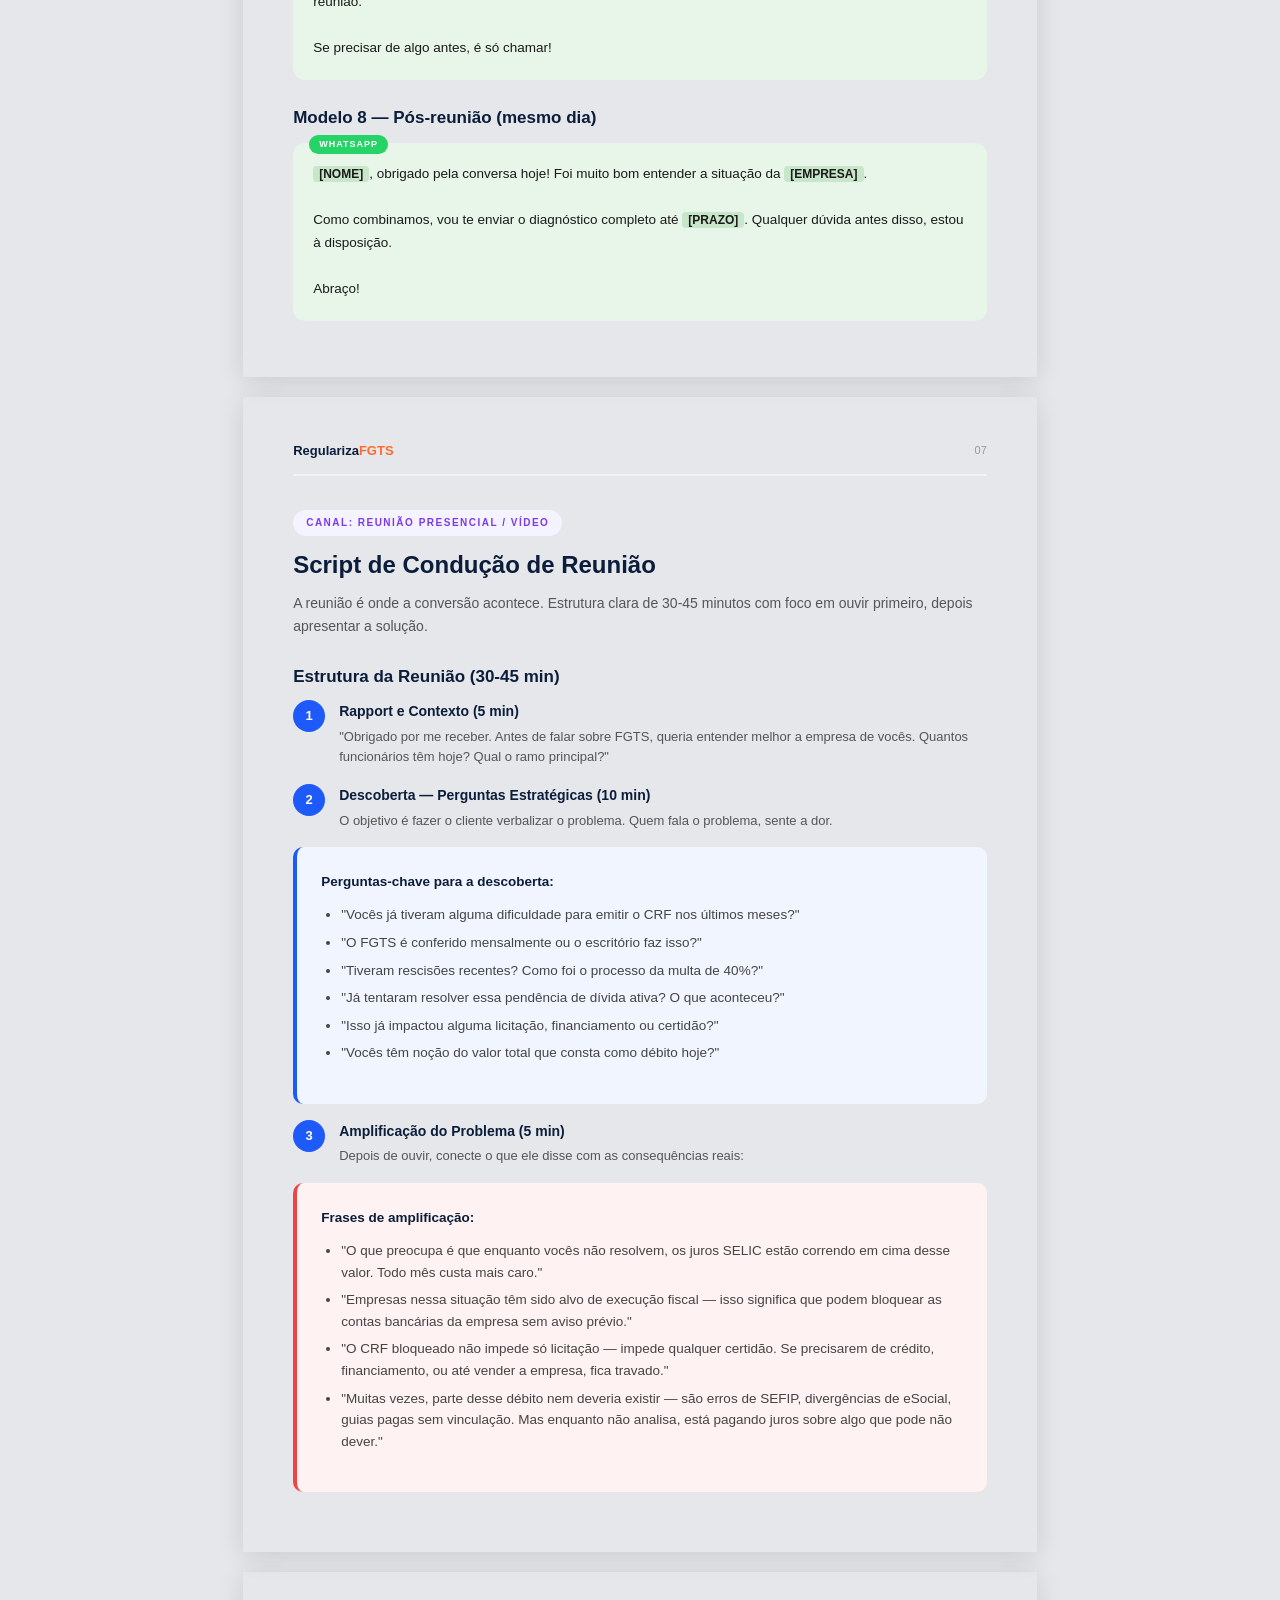
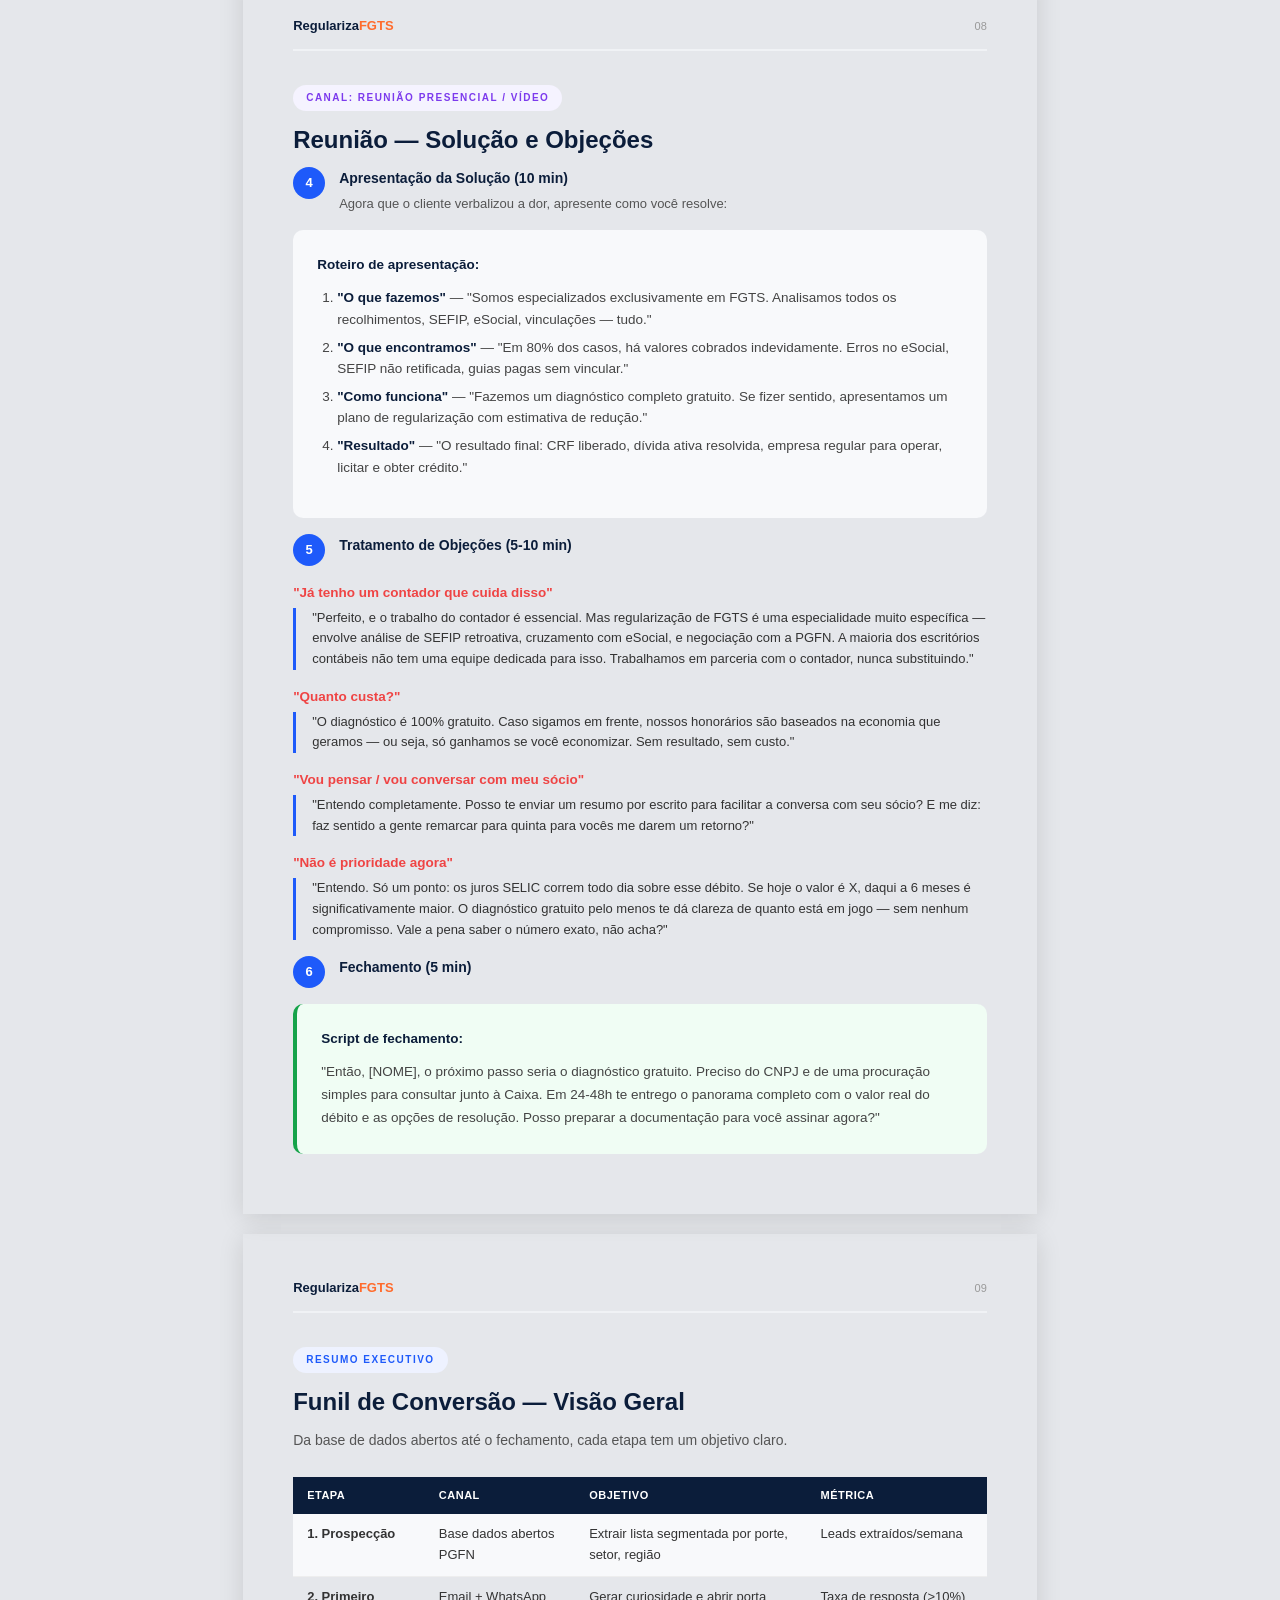
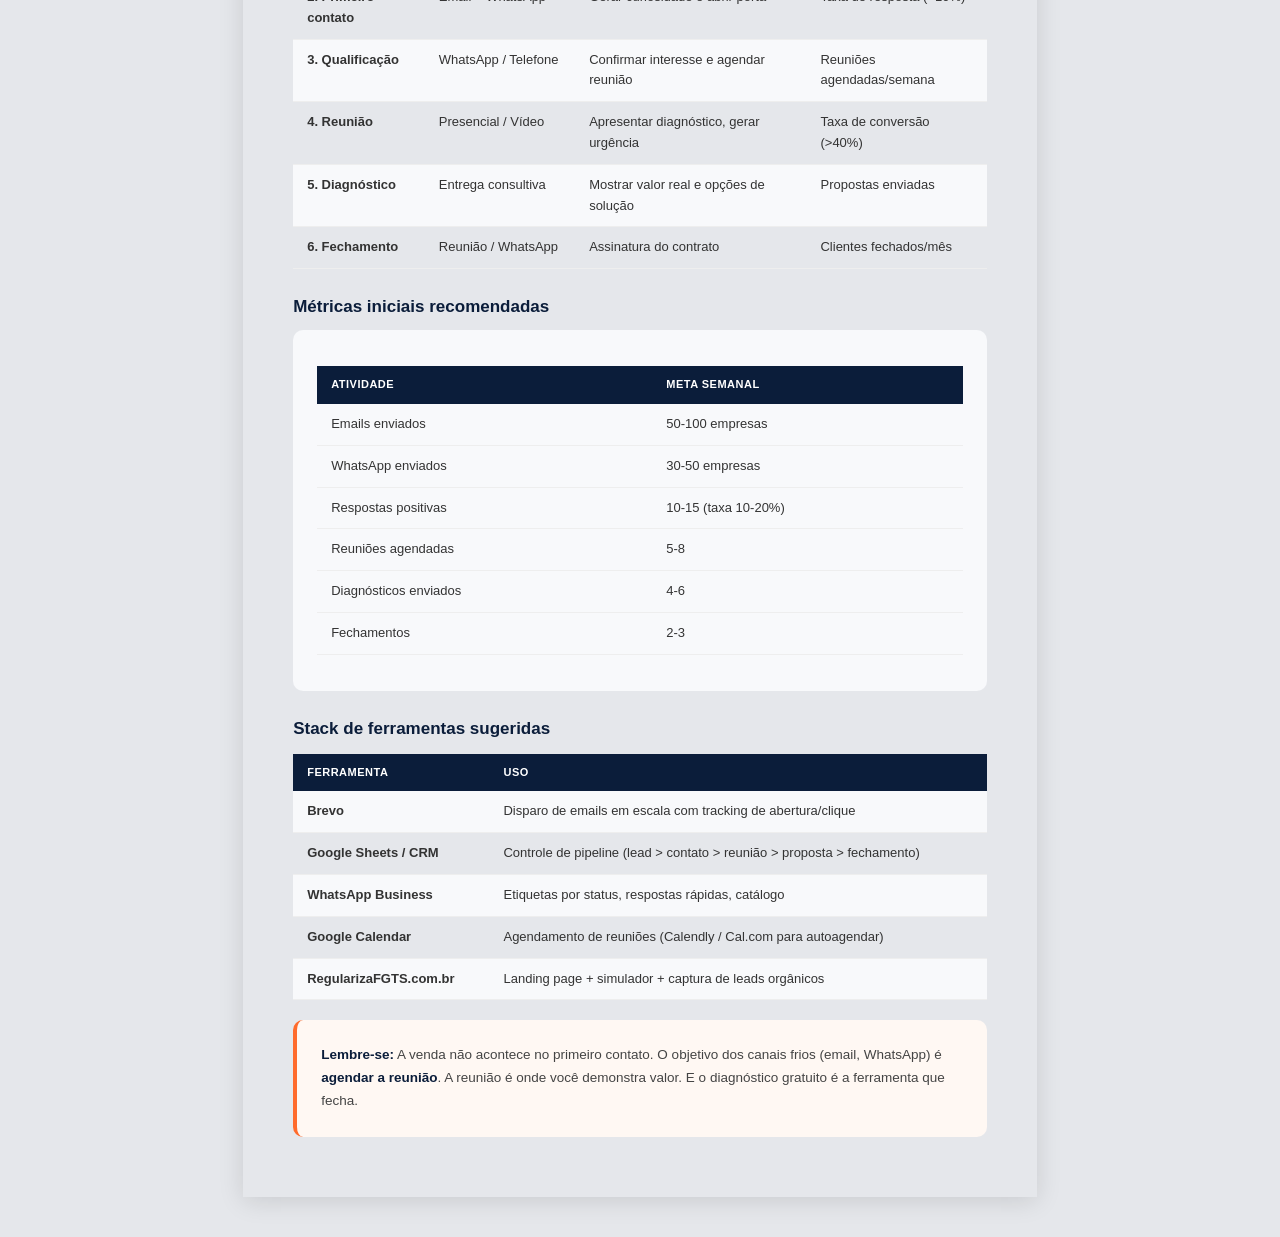
<file: assets/playbook-comercial.html>
<!DOCTYPE html>
<html lang="pt-BR">
<head>
<meta charset="UTF-8">
<meta name="viewport" content="width=device-width, initial-scale=1.0">
<title>Playbook Comercial — RegularizaFGTS</title>
<style>
  @page { size: A4; margin: 20mm 18mm; }
  * { margin: 0; padding: 0; box-sizing: border-box; }
  body { font-family: 'Segoe UI', Arial, sans-serif; color: #1a1a1a; line-height: 1.6; background: #fff; -webkit-print-color-adjust: exact; print-color-adjust: exact; }

  .page { width: 210mm; min-height: 297mm; margin: 0 auto; padding: 44px 50px; page-break-after: always; position: relative; }
  .page:last-child { page-break-after: auto; }

  /* CAPA */
  .page-capa { background: linear-gradient(165deg, #0B1D3A 0%, #132f54 100%); color: #fff; display: flex; flex-direction: column; justify-content: center; align-items: center; text-align: center; padding: 60px; }
  .capa-badge { display: inline-block; background: rgba(255,107,44,0.15); color: #FF6B2C; font-size: 10px; font-weight: 700; text-transform: uppercase; letter-spacing: 2px; padding: 8px 20px; border-radius: 30px; border: 1px solid rgba(255,107,44,0.3); margin-bottom: 36px; }
  .capa-title { font-size: 34px; font-weight: 800; line-height: 1.25; margin-bottom: 20px; }
  .capa-title span { color: #FF6B2C; }
  .capa-sub { font-size: 15px; color: #8899B0; max-width: 400px; line-height: 1.7; margin-bottom: 40px; }
  .capa-logo { font-size: 20px; font-weight: 700; }
  .capa-logo span { color: #FF6B2C; }
  .capa-footer { position: absolute; bottom: 30px; font-size: 10px; color: #4a5568; }
  .capa-conf { background: rgba(239,68,68,0.15); color: #FCA5A5; border: 1px solid rgba(239,68,68,0.2); border-radius: 8px; padding: 12px 20px; font-size: 12px; font-weight: 700; text-transform: uppercase; letter-spacing: 1px; margin-bottom: 40px; }

  /* HEADER */
  .ph { display: flex; justify-content: space-between; align-items: center; margin-bottom: 32px; padding-bottom: 12px; border-bottom: 2px solid #f0f2f5; }
  .ph-logo { font-size: 13px; font-weight: 700; color: #0B1D3A; }
  .ph-logo span { color: #FF6B2C; }
  .ph-pg { font-size: 11px; color: #999; }

  /* SECTION */
  .badge { display: inline-block; font-size: 10px; font-weight: 700; text-transform: uppercase; letter-spacing: 1.5px; padding: 5px 13px; border-radius: 20px; margin-bottom: 14px; }
  .badge.blue { background: #EEF2FF; color: #1E5AFA; }
  .badge.orange { background: #FFF3ED; color: #FF6B2C; }
  .badge.green { background: #F0FDF4; color: #16a34a; }
  .badge.red { background: #FEF2F2; color: #EF4444; }
  .badge.purple { background: #F5F3FF; color: #7C3AED; }

  h2 { font-size: 24px; font-weight: 800; color: #0B1D3A; line-height: 1.25; margin-bottom: 12px; }
  h3 { font-size: 17px; font-weight: 700; color: #0B1D3A; margin: 24px 0 10px; }
  h4 { font-size: 14px; font-weight: 700; color: #0B1D3A; margin-bottom: 6px; }
  .intro { font-size: 14px; color: #555; line-height: 1.7; margin-bottom: 24px; }

  /* BOXES */
  .box { background: #f8f9fb; border-radius: 10px; padding: 24px; margin-bottom: 16px; }
  .box-blue { background: #f0f5ff; border-left: 4px solid #1E5AFA; }
  .box-orange { background: #FFF8F3; border-left: 4px solid #FF6B2C; }
  .box-red { background: #FEF2F2; border-left: 4px solid #EF4444; }
  .box-green { background: #F0FDF4; border-left: 4px solid #16a34a; }

  .box p { font-size: 13.5px; color: #444; line-height: 1.7; margin-bottom: 10px; }
  .box p:last-child { margin-bottom: 0; }
  .box strong { color: #0B1D3A; }

  /* TABLE */
  table { width: 100%; border-collapse: collapse; margin: 12px 0; font-size: 13px; }
  th { background: #0B1D3A; color: #fff; text-align: left; padding: 10px 14px; font-weight: 600; font-size: 11px; text-transform: uppercase; letter-spacing: 0.5px; }
  td { padding: 10px 14px; border-bottom: 1px solid #eee; color: #333; vertical-align: top; }
  tr:nth-child(even) td { background: #f8f9fb; }

  /* LIST */
  ul, ol { margin: 8px 0 16px 20px; }
  li { font-size: 13.5px; color: #444; margin-bottom: 6px; line-height: 1.6; }
  li strong { color: #0B1D3A; }

  /* EMAIL TEMPLATE */
  .email-tpl { background: #fff; border: 1px solid #ddd; border-radius: 8px; padding: 28px; margin: 16px 0; font-size: 13.5px; color: #333; line-height: 1.7; }
  .email-tpl .from { font-size: 12px; color: #888; margin-bottom: 4px; }
  .email-tpl .subject { font-size: 14px; font-weight: 700; color: #0B1D3A; margin-bottom: 16px; padding-bottom: 12px; border-bottom: 1px solid #eee; }
  .email-tpl .sig { margin-top: 20px; padding-top: 12px; border-top: 1px solid #eee; font-size: 12px; color: #666; }
  .email-tpl .sig strong { color: #0B1D3A; }
  .email-tpl .highlight { background: #FFFBEB; padding: 12px 16px; border-radius: 6px; border-left: 3px solid #F59E0B; margin: 12px 0; font-size: 13px; }

  /* WHATSAPP */
  .wpp { background: #E8F5E9; border-radius: 12px; padding: 20px; margin: 12px 0; font-size: 13.5px; color: #1a1a1a; line-height: 1.7; position: relative; }
  .wpp::before { content: "WhatsApp"; position: absolute; top: -8px; left: 16px; background: #25D366; color: #fff; font-size: 9px; font-weight: 700; padding: 2px 10px; border-radius: 10px; text-transform: uppercase; letter-spacing: 1px; }
  .wpp .var { background: #C8E6C9; padding: 1px 6px; border-radius: 4px; font-weight: 600; font-size: 12px; }

  /* TAG */
  .tag { display: inline-block; background: #EEF2FF; color: #1E5AFA; font-size: 10px; font-weight: 600; padding: 3px 10px; border-radius: 12px; margin-right: 4px; }
  .tag.hot { background: #FEF2F2; color: #EF4444; }
  .tag.warm { background: #FFFBEB; color: #D97706; }

  /* SCRIPT STEPS */
  .step { display: flex; gap: 14px; margin-bottom: 16px; }
  .step-n { width: 32px; height: 32px; min-width: 32px; border-radius: 50%; background: #1E5AFA; color: #fff; display: flex; align-items: center; justify-content: center; font-size: 13px; font-weight: 700; }
  .step-body h4 { margin-bottom: 4px; }
  .step-body p { font-size: 13px; color: #555; line-height: 1.6; }

  /* OBJECTION */
  .objection { margin-bottom: 16px; }
  .objection .q { font-size: 13.5px; font-weight: 700; color: #EF4444; margin-bottom: 4px; }
  .objection .a { font-size: 13px; color: #333; line-height: 1.6; padding-left: 16px; border-left: 3px solid #1E5AFA; }

  @media screen {
    body { background: #e5e7eb; padding: 20px 0; }
    .page { box-shadow: 0 4px 24px rgba(0,0,0,0.12); margin-bottom: 20px; }
  }
  @media print {
    .page { margin: 0; box-shadow: none; }
  }
</style>
</head>
<body>

<!-- ═══════════════════════════════════ -->
<!-- CAPA -->
<!-- ═══════════════════════════════════ -->
<div class="page page-capa">
  <div class="capa-conf">Documento confidencial — Uso interno</div>
  <div class="capa-badge">Playbook comercial 2026</div>
  <h1 class="capa-title">Playbook de Abordagem<br><span>Comercial</span></h1>
  <p class="capa-sub">Estratégia completa para captação de empresas com FGTS irregular — base de dados abertos da dívida ativa (200K+ empresas).</p>
  <div style="width:60px;height:3px;background:#1E5AFA;border-radius:3px;margin-bottom:40px;"></div>
  <div class="capa-logo">Regulariza<span>FGTS</span></div>
  <div class="capa-footer">Documento interno — Não distribuir</div>
</div>

<!-- ═══════════════════════════════════ -->
<!-- PÁGINA 2 — ICP -->
<!-- ═══════════════════════════════════ -->
<div class="page">
  <div class="ph"><div class="ph-logo">Regulariza<span>FGTS</span></div><div class="ph-pg">02</div></div>

  <div class="badge blue">Definição estratégica</div>
  <h2>Perfil Ideal de Cliente (ICP)</h2>
  <p class="intro">Antes de qualquer abordagem, entender exatamente quem é seu público é o que separa spam de uma abordagem consultiva e profissional.</p>

  <h3>Segmentação Primária — Dados Abertos Dívida Ativa</h3>
  <table>
    <tr><th>Critério</th><th>Perfil Ideal</th><th>Prioridade</th></tr>
    <tr><td><strong>Situação fiscal</strong></td><td>Inscrita na dívida ativa de FGTS (PGFN/Caixa)</td><td><span class="tag hot">Alta</span></td></tr>
    <tr><td><strong>Porte</strong></td><td>Médias empresas (50-500 funcionários)</td><td><span class="tag hot">Alta</span></td></tr>
    <tr><td><strong>Setor</strong></td><td>Construção civil, indústria, serviços, comércio varejista</td><td><span class="tag hot">Alta</span></td></tr>
    <tr><td><strong>Tempo na dívida</strong></td><td>1 a 5 anos (urgência real, ainda tem tempo de agir)</td><td><span class="tag hot">Alta</span></td></tr>
    <tr><td><strong>Localização</strong></td><td>Priorizar região de atuação (PR, SP, SC)</td><td><span class="tag warm">Média</span></td></tr>
    <tr><td><strong>Valor do débito</strong></td><td>R$ 50.000 a R$ 5.000.000 (ticket viável)</td><td><span class="tag warm">Média</span></td></tr>
  </table>

  <h3>Decisor — Quem abordar</h3>
  <table>
    <tr><th>Cargo</th><th>Abordagem</th><th>Canal preferido</th></tr>
    <tr><td><strong>Sócio / Empresário</strong></td><td>Foco em risco patrimonial pessoal, bloqueio de contas, prejuízo financeiro</td><td>WhatsApp, reunião</td></tr>
    <tr><td><strong>Diretor Financeiro / CFO</strong></td><td>Foco em compliance, custo acumulado de juros, impacto no caixa</td><td>Email, reunião</td></tr>
    <tr><td><strong>Contador / Escritório</strong></td><td>Foco técnico: SEFIP, eSocial, CRF, retificações</td><td>Email, WhatsApp</td></tr>
    <tr><td><strong>RH / Depto Pessoal</strong></td><td>Foco operacional: divergências, rescisões, vinculação</td><td>Email</td></tr>
  </table>

  <div class="box box-orange">
    <p><strong>Dica estratégica:</strong> Sempre tente chegar ao <strong>sócio/decisor</strong>. Contadores e RH são ótimos gatekeepers para gerar urgência interna, mas quem aprova o investimento é o dono. A abordagem ideal: contacte o contador para criar a dor, depois peça reunião com o sócio.</p>
  </div>

  <h3>Sinais de compra (qualificadores)</h3>
  <ul>
    <li><strong>CRF bloqueado</strong> — precisa resolver para operar normalmente</li>
    <li><strong>Participam de licitações</strong> — sem CRF, estão fora</li>
    <li><strong>Buscando crédito/financiamento</strong> — bancos exigem regularidade</li>
    <li><strong>Receberam notificação recente</strong> — urgência imediata</li>
    <li><strong>Rescisões recentes em volume</strong> — multas de 40% podem estar erradas</li>
  </ul>
</div>

<!-- ═══════════════════════════════════ -->
<!-- PÁGINA 3 — EMAIL MODELO 1 -->
<!-- ═══════════════════════════════════ -->
<div class="page">
  <div class="ph"><div class="ph-logo">Regulariza<span>FGTS</span></div><div class="ph-pg">03</div></div>

  <div class="badge orange">Canal: email</div>
  <h2>Modelo de E-mail — Abordagem Inicial</h2>
  <p class="intro">Email frio consultivo. O objetivo é gerar curiosidade, demonstrar conhecimento específico e abrir porta para conversa. Nunca vender direto.</p>

  <div class="email-tpl">
    <div class="from">De: Fabio Gutierrez &lt;contato@regularizafgts.com.br&gt;</div>
    <div class="subject">FGTS da <span class="var">[EMPRESA]</span> — identificamos uma pendência em seu nome</div>

    <p>Prezado(a) <span class="var">[NOME]</span>,</p>

    <p>Sou o Fabio, da RegularizaFGTS. Somos especializados em regularização de FGTS para empresas.</p>

    <p>Durante uma análise na base de dados abertos do governo federal, identificamos que a empresa <strong><span class="var">[RAZÃO SOCIAL]</span></strong> (CNPJ <span class="var">[CNPJ]</span>) consta com pendências relacionadas ao FGTS junto à PGFN.</p>

    <div class="highlight">
      <strong>Por que isso é importante:</strong> Empresas nessa situação podem ter o CRF bloqueado, ficam impedidas de participar de licitações, obter crédito bancário, e em casos avançados, podem sofrer execução fiscal com bloqueio de contas.
    </div>

    <p>A boa notícia: <strong>na maioria dos casos, existe margem para redução significativa do débito</strong> — erros na SEFIP, divergências no eSocial e guias pagas sem vinculação são muito comuns e podem ser corrigidos.</p>

    <p>Gostaria de oferecer um <strong>diagnóstico gratuito e sem compromisso</strong> da situação da sua empresa. Em 24 horas, nossa equipe analisa seu caso e apresenta as possíveis soluções.</p>

    <p>Podemos conversar 15 minutos essa semana? Estou disponível <span class="var">[DIA]</span> às <span class="var">[HORA]</span>, ou me diga o melhor horário para você.</p>

    <p>Abraço,</p>

    <div class="sig">
      <strong>Fabio Gutierrez</strong><br>
      RegularizaFGTS — Consultoria em regularização de FGTS<br>
      (44) 99804-7474 · contato@regularizafgts.com.br<br>
      regularizafgts.com.br
    </div>
  </div>

  <div class="box box-blue">
    <p><strong>Variáveis para personalizar:</strong></p>
    <p><span class="var">[EMPRESA]</span> Nome fantasia · <span class="var">[RAZÃO SOCIAL]</span> Razão social completa · <span class="var">[CNPJ]</span> CNPJ formatado · <span class="var">[NOME]</span> Nome do decisor · <span class="var">[DIA]</span> e <span class="var">[HORA]</span> Sugestão de agenda</p>
  </div>

  <h3>Regras de ouro do email frio</h3>
  <ol>
    <li><strong>Assunto pessoal e específico</strong> — mencione o nome da empresa ou a pendência</li>
    <li><strong>Nunca venda no primeiro email</strong> — ofereça diagnóstico gratuito</li>
    <li><strong>Dados públicos, não invasivos</strong> — reforce que veio de base aberta do governo</li>
    <li><strong>CTA claro</strong> — peça 15 minutos, sugira data/hora (reduz fricção)</li>
    <li><strong>Limite a 150 palavras</strong> — email longo não é lido</li>
    <li><strong>Envie terça a quinta, 8h-10h</strong> — melhor taxa de abertura B2B</li>
  </ol>
</div>

<!-- ═══════════════════════════════════ -->
<!-- PÁGINA 4 — EMAIL FOLLOW-UP -->
<!-- ═══════════════════════════════════ -->
<div class="page">
  <div class="ph"><div class="ph-logo">Regulariza<span>FGTS</span></div><div class="ph-pg">04</div></div>

  <div class="badge orange">Canal: email</div>
  <h2>Modelo de E-mail — Follow-up (3 dias depois)</h2>
  <p class="intro">Se não houve resposta, envie um follow-up curto. O tom continua consultivo, mas adiciona um gatilho de urgência.</p>

  <div class="email-tpl">
    <div class="from">De: Fabio Gutierrez &lt;contato@regularizafgts.com.br&gt;</div>
    <div class="subject">Re: FGTS da <span class="var">[EMPRESA]</span> — atualização importante</div>

    <p><span class="var">[NOME]</span>, bom dia.</p>

    <p>Sei que a rotina é corrida, por isso vou direto ao ponto:</p>

    <p>A pendência de FGTS da <strong><span class="var">[RAZÃO SOCIAL]</span></strong> continua ativa na base da PGFN. Enquanto isso, juros SELIC seguem sendo acumulados sobre o débito — o que significa que <strong>cada mês sem resolver custa mais caro</strong>.</p>

    <p>Nosso diagnóstico é gratuito e leva 24 horas. Se o resultado não fizer sentido para você, zero compromisso.</p>

    <p>Prefere que eu entre em contato por WhatsApp? Me avise.</p>

    <div class="sig">
      <strong>Fabio Gutierrez</strong><br>
      RegularizaFGTS · (44) 99804-7474
    </div>
  </div>

  <h3>Cadência de e-mails recomendada</h3>
  <table>
    <tr><th>Dia</th><th>Ação</th><th>Tom</th></tr>
    <tr><td>Dia 1</td><td>Email inicial (modelo anterior)</td><td>Consultivo, informativo</td></tr>
    <tr><td>Dia 4</td><td>Follow-up 1 (modelo acima)</td><td>Urgência leve, oferta de WhatsApp</td></tr>
    <tr><td>Dia 8</td><td>Follow-up 2 — envie o PDF Checklist como anexo</td><td>"Preparei um material que pode ajudar"</td></tr>
    <tr><td>Dia 15</td><td>Follow-up final — último contato</td><td>"Respeito seu tempo, fico à disposição"</td></tr>
  </table>

  <div class="box box-orange">
    <p><strong>Importante — LGPD:</strong> Os dados das empresas na dívida ativa são dados abertos governamentais (Lei 12.527/2011 — Lei de Acesso à Informação). O CNPJ e razão social são de consulta pública. Para e-mails, use endereços corporativos disponíveis publicamente (site da empresa, LinkedIn, junta comercial). Inclua sempre opção de descadastro no email.</p>
  </div>

  <h3>Modelo de linha de descadastro (rodapé)</h3>
  <div class="box">
    <p style="font-size:12px;color:#888;"><em>Você recebeu este email porque sua empresa consta em base de dados abertos do governo federal com pendências no FGTS. Se não deseja mais receber nossas comunicações, basta responder "REMOVER" que o cancelaremos imediatamente.</em></p>
  </div>
</div>

<!-- ═══════════════════════════════════ -->
<!-- PÁGINA 5 — WHATSAPP -->
<!-- ═══════════════════════════════════ -->
<div class="page">
  <div class="ph"><div class="ph-logo">Regulariza<span>FGTS</span></div><div class="ph-pg">05</div></div>

  <div class="badge green">Canal: whatsapp</div>
  <h2>Modelos de Abordagem via WhatsApp</h2>
  <p class="intro">WhatsApp é o canal com maior taxa de resposta no Brasil. A abordagem deve ser curta, pessoal e direta. Nunca envie textão.</p>

  <h3>Modelo 1 — Primeiro contato (cold)</h3>
  <div class="wpp">
    Boa tarde, <span class="var">[NOME]</span>! Tudo bem? Aqui é o Fabio, da RegularizaFGTS.<br><br>
    Estou entrando em contato porque identificamos que a empresa <span class="var">[EMPRESA]</span> consta com uma pendência de FGTS na base do governo federal.<br><br>
    Trabalhamos especificamente com regularização de FGTS e temos conseguido reduções significativas para empresas nessa situação.<br><br>
    Posso te explicar em 2 minutos como funciona? Sem compromisso nenhum.
  </div>

  <h3>Modelo 2 — Follow-up do email (2 dias depois)</h3>
  <div class="wpp">
    <span class="var">[NOME]</span>, bom dia! Enviei um email na <span class="var">[dia]</span> sobre a situação do FGTS da <span class="var">[EMPRESA]</span>. Não sei se chegou a ver.<br><br>
    Resumindo: sua empresa aparece na dívida ativa de FGTS e os juros continuam correndo. Oferecemos um diagnóstico gratuito — em 24h te damos um panorama completo.<br><br>
    Posso te mandar mais detalhes por aqui?
  </div>

  <h3>Modelo 3 — Abordagem via contador (ponte)</h3>
  <div class="wpp">
    Boa tarde! Aqui é o Fabio, da RegularizaFGTS. Somos especializados em regularização de FGTS para empresas.<br><br>
    Estou entrando em contato porque identifiquei que algumas empresas da sua carteira podem ter pendências de FGTS na dívida ativa. Isso é muito mais comum do que parece — inclusive por erros em SEFIP e eSocial que passam despercebidos.<br><br>
    Trabalhamos em parceria com escritórios contábeis. O diagnóstico é gratuito e sem compromisso para seus clientes.<br><br>
    Podemos marcar 10 minutos para eu explicar como funciona a parceria?
  </div>

  <h3>Modelo 4 — Gatilho de urgência (lead morno)</h3>
  <div class="wpp">
    <span class="var">[NOME]</span>, só um toque rápido: a Receita Federal tem intensificado as ações de cobrança de FGTS este ano. Empresas que estão na dívida ativa estão recebendo notificações de execução fiscal em volume.<br><br>
    Aquela pendência que conversamos segue ativa. Quanto antes resolver, menor o custo.<br><br>
    Quer que eu agende o diagnóstico gratuito?
  </div>

  <div class="box box-green">
    <p><strong>Boas práticas no WhatsApp:</strong></p>
    <ul style="margin-top:8px;">
      <li>Envie entre <strong>9h-11h</strong> ou <strong>14h-16h</strong> (horário comercial)</li>
      <li>Nunca envie áudio no primeiro contato — texto sempre</li>
      <li>Use o <strong>nome da pessoa</strong>, nunca "Senhor(a)"</li>
      <li>Se não respondeu em 48h, mande <strong>uma</strong> mensagem de follow-up e pare</li>
      <li>Se respondeu mas não avançou, envie o <strong>PDF Checklist</strong> como gatilho</li>
      <li>Nunca envie link de grupo ou broadcast — sempre individual</li>
    </ul>
  </div>
</div>

<!-- ═══════════════════════════════════ -->
<!-- PÁGINA 6 — WHATSAPP PÓS-INTERESSE -->
<!-- ═══════════════════════════════════ -->
<div class="page">
  <div class="ph"><div class="ph-logo">Regulariza<span>FGTS</span></div><div class="ph-pg">06</div></div>

  <div class="badge green">Canal: whatsapp</div>
  <h2>WhatsApp — Pós-interesse e Qualificação</h2>
  <p class="intro">Quando o lead responde positivamente, é hora de qualificar e agendar a reunião. Não venda pelo WhatsApp — venda a reunião.</p>

  <h3>Modelo 5 — Quando o lead responde "me explica"</h3>
  <div class="wpp">
    Ótimo, <span class="var">[NOME]</span>! Vou te dar o resumo:<br><br>
    O que fazemos: analisamos toda a situação do FGTS da empresa — recolhimentos, vinculações, SEFIP, eSocial — e identificamos se existem valores cobrados indevidamente ou erros que podem ser corrigidos.<br><br>
    Em muitos casos, conseguimos uma <strong>redução significativa do valor total</strong> da dívida, e em alguns, a eliminação completa da pendência.<br><br>
    O diagnóstico inicial é gratuito. Preciso só do CNPJ e uma conversa de 15 minutos para entender a situação.<br><br>
    Podemos marcar para <span class="var">[DIA]</span> às <span class="var">[HORA]</span>? Pode ser por vídeo ou presencial.
  </div>

  <h3>Modelo 6 — Envio do material (PDF Checklist)</h3>
  <div class="wpp">
    <span class="var">[NOME]</span>, preparei um material que pode te ajudar. É um checklist para identificar se a empresa tem risco no FGTS — leva 3 minutos para preencher.<br><br>
    [ANEXAR PDF]<br><br>
    Se marcar mais de 3 itens, vale a pena a gente conversar com mais calma. Me diz o que achou!
  </div>

  <h3>Modelo 7 — Confirmação de reunião</h3>
  <div class="wpp">
    <span class="var">[NOME]</span>, confirmando nossa reunião:<br><br>
    Data: <span class="var">[DIA/MÊS]</span> (<span class="var">[dia da semana]</span>)<br>
    Horário: <span class="var">[HORA]</span><br>
    Local: <span class="var">[endereço / link Google Meet]</span><br><br>
    Do meu lado, vou preparar uma análise preliminar do CNPJ de vocês para já trazer algo concreto para a reunião.<br><br>
    Se precisar de algo antes, é só chamar!
  </div>

  <h3>Modelo 8 — Pós-reunião (mesmo dia)</h3>
  <div class="wpp">
    <span class="var">[NOME]</span>, obrigado pela conversa hoje! Foi muito bom entender a situação da <span class="var">[EMPRESA]</span>.<br><br>
    Como combinamos, vou te enviar o diagnóstico completo até <span class="var">[PRAZO]</span>. Qualquer dúvida antes disso, estou à disposição.<br><br>
    Abraço!
  </div>
</div>

<!-- ═══════════════════════════════════ -->
<!-- PÁGINA 7 — REUNIÃO: ESTRUTURA -->
<!-- ═══════════════════════════════════ -->
<div class="page">
  <div class="ph"><div class="ph-logo">Regulariza<span>FGTS</span></div><div class="ph-pg">07</div></div>

  <div class="badge purple">Canal: reunião presencial / vídeo</div>
  <h2>Script de Condução de Reunião</h2>
  <p class="intro">A reunião é onde a conversão acontece. Estrutura clara de 30-45 minutos com foco em ouvir primeiro, depois apresentar a solução.</p>

  <h3>Estrutura da Reunião (30-45 min)</h3>

  <div class="step">
    <div class="step-n">1</div>
    <div class="step-body">
      <h4>Rapport e Contexto (5 min)</h4>
      <p>"Obrigado por me receber. Antes de falar sobre FGTS, queria entender melhor a empresa de vocês. Quantos funcionários têm hoje? Qual o ramo principal?"</p>
    </div>
  </div>

  <div class="step">
    <div class="step-n">2</div>
    <div class="step-body">
      <h4>Descoberta — Perguntas Estratégicas (10 min)</h4>
      <p>O objetivo é fazer o cliente verbalizar o problema. Quem fala o problema, sente a dor.</p>
    </div>
  </div>

  <div class="box box-blue">
    <p><strong>Perguntas-chave para a descoberta:</strong></p>
    <ul>
      <li>"Vocês já tiveram alguma dificuldade para emitir o CRF nos últimos meses?"</li>
      <li>"O FGTS é conferido mensalmente ou o escritório faz isso?"</li>
      <li>"Tiveram rescisões recentes? Como foi o processo da multa de 40%?"</li>
      <li>"Já tentaram resolver essa pendência de dívida ativa? O que aconteceu?"</li>
      <li>"Isso já impactou alguma licitação, financiamento ou certidão?"</li>
      <li>"Vocês têm noção do valor total que consta como débito hoje?"</li>
    </ul>
  </div>

  <div class="step">
    <div class="step-n">3</div>
    <div class="step-body">
      <h4>Amplificação do Problema (5 min)</h4>
      <p>Depois de ouvir, conecte o que ele disse com as consequências reais:</p>
    </div>
  </div>

  <div class="box box-red">
    <p><strong>Frases de amplificação:</strong></p>
    <ul>
      <li>"O que preocupa é que enquanto vocês não resolvem, os juros SELIC estão correndo em cima desse valor. Todo mês custa mais caro."</li>
      <li>"Empresas nessa situação têm sido alvo de execução fiscal — isso significa que podem bloquear as contas bancárias da empresa sem aviso prévio."</li>
      <li>"O CRF bloqueado não impede só licitação — impede qualquer certidão. Se precisarem de crédito, financiamento, ou até vender a empresa, fica travado."</li>
      <li>"Muitas vezes, parte desse débito nem deveria existir — são erros de SEFIP, divergências de eSocial, guias pagas sem vinculação. Mas enquanto não analisa, está pagando juros sobre algo que pode não dever."</li>
    </ul>
  </div>
</div>

<!-- ═══════════════════════════════════ -->
<!-- PÁGINA 8 — REUNIÃO: SOLUÇÃO + OBJEÇÕES -->
<!-- ═══════════════════════════════════ -->
<div class="page">
  <div class="ph"><div class="ph-logo">Regulariza<span>FGTS</span></div><div class="ph-pg">08</div></div>

  <div class="badge purple">Canal: reunião presencial / vídeo</div>
  <h2>Reunião — Solução e Objeções</h2>

  <div class="step">
    <div class="step-n">4</div>
    <div class="step-body">
      <h4>Apresentação da Solução (10 min)</h4>
      <p>Agora que o cliente verbalizou a dor, apresente como você resolve:</p>
    </div>
  </div>

  <div class="box">
    <p><strong>Roteiro de apresentação:</strong></p>
    <ol>
      <li><strong>"O que fazemos"</strong> — "Somos especializados exclusivamente em FGTS. Analisamos todos os recolhimentos, SEFIP, eSocial, vinculações — tudo."</li>
      <li><strong>"O que encontramos"</strong> — "Em 80% dos casos, há valores cobrados indevidamente. Erros no eSocial, SEFIP não retificada, guias pagas sem vincular."</li>
      <li><strong>"Como funciona"</strong> — "Fazemos um diagnóstico completo gratuito. Se fizer sentido, apresentamos um plano de regularização com estimativa de redução."</li>
      <li><strong>"Resultado"</strong> — "O resultado final: CRF liberado, dívida ativa resolvida, empresa regular para operar, licitar e obter crédito."</li>
    </ol>
  </div>

  <div class="step">
    <div class="step-n">5</div>
    <div class="step-body">
      <h4>Tratamento de Objeções (5-10 min)</h4>
    </div>
  </div>

  <div class="objection">
    <div class="q">"Já tenho um contador que cuida disso"</div>
    <div class="a">"Perfeito, e o trabalho do contador é essencial. Mas regularização de FGTS é uma especialidade muito específica — envolve análise de SEFIP retroativa, cruzamento com eSocial, e negociação com a PGFN. A maioria dos escritórios contábeis não tem uma equipe dedicada para isso. Trabalhamos em parceria com o contador, nunca substituindo."</div>
  </div>

  <div class="objection">
    <div class="q">"Quanto custa?"</div>
    <div class="a">"O diagnóstico é 100% gratuito. Caso sigamos em frente, nossos honorários são baseados na economia que geramos — ou seja, só ganhamos se você economizar. Sem resultado, sem custo."</div>
  </div>

  <div class="objection">
    <div class="q">"Vou pensar / vou conversar com meu sócio"</div>
    <div class="a">"Entendo completamente. Posso te enviar um resumo por escrito para facilitar a conversa com seu sócio? E me diz: faz sentido a gente remarcar para quinta para vocês me darem um retorno?"</div>
  </div>

  <div class="objection">
    <div class="q">"Não é prioridade agora"</div>
    <div class="a">"Entendo. Só um ponto: os juros SELIC correm todo dia sobre esse débito. Se hoje o valor é X, daqui a 6 meses é significativamente maior. O diagnóstico gratuito pelo menos te dá clareza de quanto está em jogo — sem nenhum compromisso. Vale a pena saber o número exato, não acha?"</div>
  </div>

  <div class="step">
    <div class="step-n">6</div>
    <div class="step-body">
      <h4>Fechamento (5 min)</h4>
    </div>
  </div>

  <div class="box box-green">
    <p><strong>Script de fechamento:</strong></p>
    <p>"Então, <span class="var">[NOME]</span>, o próximo passo seria o diagnóstico gratuito. Preciso do CNPJ e de uma procuração simples para consultar junto à Caixa. Em 24-48h te entrego o panorama completo com o valor real do débito e as opções de resolução. Posso preparar a documentação para você assinar agora?"</p>
  </div>
</div>

<!-- ═══════════════════════════════════ -->
<!-- PÁGINA 9 — RESUMO ESTRATÉGICO -->
<!-- ═══════════════════════════════════ -->
<div class="page">
  <div class="ph"><div class="ph-logo">Regulariza<span>FGTS</span></div><div class="ph-pg">09</div></div>

  <div class="badge blue">Resumo executivo</div>
  <h2>Funil de Conversão — Visão Geral</h2>
  <p class="intro">Da base de dados abertos até o fechamento, cada etapa tem um objetivo claro.</p>

  <table>
    <tr><th>Etapa</th><th>Canal</th><th>Objetivo</th><th>Métrica</th></tr>
    <tr><td><strong>1. Prospecção</strong></td><td>Base dados abertos PGFN</td><td>Extrair lista segmentada por porte, setor, região</td><td>Leads extraídos/semana</td></tr>
    <tr><td><strong>2. Primeiro contato</strong></td><td>Email + WhatsApp</td><td>Gerar curiosidade e abrir porta</td><td>Taxa de resposta (&gt;10%)</td></tr>
    <tr><td><strong>3. Qualificação</strong></td><td>WhatsApp / Telefone</td><td>Confirmar interesse e agendar reunião</td><td>Reuniões agendadas/semana</td></tr>
    <tr><td><strong>4. Reunião</strong></td><td>Presencial / Vídeo</td><td>Apresentar diagnóstico, gerar urgência</td><td>Taxa de conversão (&gt;40%)</td></tr>
    <tr><td><strong>5. Diagnóstico</strong></td><td>Entrega consultiva</td><td>Mostrar valor real e opções de solução</td><td>Propostas enviadas</td></tr>
    <tr><td><strong>6. Fechamento</strong></td><td>Reunião / WhatsApp</td><td>Assinatura do contrato</td><td>Clientes fechados/mês</td></tr>
  </table>

  <h3>Métricas iniciais recomendadas</h3>
  <div class="box">
    <table>
      <tr><th>Atividade</th><th>Meta semanal</th></tr>
      <tr><td>Emails enviados</td><td>50-100 empresas</td></tr>
      <tr><td>WhatsApp enviados</td><td>30-50 empresas</td></tr>
      <tr><td>Respostas positivas</td><td>10-15 (taxa 10-20%)</td></tr>
      <tr><td>Reuniões agendadas</td><td>5-8</td></tr>
      <tr><td>Diagnósticos enviados</td><td>4-6</td></tr>
      <tr><td>Fechamentos</td><td>2-3</td></tr>
    </table>
  </div>

  <h3>Stack de ferramentas sugeridas</h3>
  <table>
    <tr><th>Ferramenta</th><th>Uso</th></tr>
    <tr><td><strong>Brevo</strong></td><td>Disparo de emails em escala com tracking de abertura/clique</td></tr>
    <tr><td><strong>Google Sheets / CRM</strong></td><td>Controle de pipeline (lead > contato > reunião > proposta > fechamento)</td></tr>
    <tr><td><strong>WhatsApp Business</strong></td><td>Etiquetas por status, respostas rápidas, catálogo</td></tr>
    <tr><td><strong>Google Calendar</strong></td><td>Agendamento de reuniões (Calendly / Cal.com para autoagendar)</td></tr>
    <tr><td><strong>RegularizaFGTS.com.br</strong></td><td>Landing page + simulador + captura de leads orgânicos</td></tr>
  </table>

  <div class="box box-orange" style="margin-top:20px;">
    <p><strong>Lembre-se:</strong> A venda não acontece no primeiro contato. O objetivo dos canais frios (email, WhatsApp) é <strong>agendar a reunião</strong>. A reunião é onde você demonstra valor. E o diagnóstico gratuito é a ferramenta que fecha.</p>
  </div>
</div>

</body>
</html>
</file>
<file: css/styles.css>
/* ========================================
   RegularizaFGTS — Styles
   Identidade: Azul escuro + Azul vibrante + Laranja urgência
   ======================================== */

/* Reset & Base */
*, *::before, *::after {
  margin: 0;
  padding: 0;
  box-sizing: border-box;
}

:root {
  --azul-escuro: #0B1D3A;
  --azul-vibrante: #1E5AFA;
  --azul-hover: #1748D0;
  --laranja: #FF6B2C;
  --laranja-hover: #E55A1F;
  --branco: #FFFFFF;
  --cinza-claro: #F5F7FA;
  --cinza-texto: #6B7280;
  --cinza-borda: #E5E7EB;
  --texto-escuro: #111827;
  --texto-medio: #374151;
  --sombra: 0 4px 24px rgba(11, 29, 58, 0.10);
  --sombra-hover: 0 8px 32px rgba(11, 29, 58, 0.18);
  --radius: 12px;
  --radius-sm: 8px;
  --transition: 0.3s ease;
}

html {
  scroll-behavior: smooth;
  font-size: 16px;
}

body {
  font-family: 'Inter', -apple-system, BlinkMacSystemFont, sans-serif;
  color: var(--texto-escuro);
  background: var(--branco);
  line-height: 1.6;
  overflow-x: hidden;
}

a {
  text-decoration: none;
  color: inherit;
}

img {
  max-width: 100%;
  display: block;
}

ul {
  list-style: none;
}

.container {
  max-width: 1200px;
  margin: 0 auto;
  padding: 0 24px;
}

/* ========================================
   Buttons
   ======================================== */
.btn {
  display: inline-flex;
  align-items: center;
  justify-content: center;
  gap: 8px;
  padding: 16px 32px;
  border: none;
  border-radius: var(--radius-sm);
  font-family: inherit;
  font-size: 1rem;
  font-weight: 600;
  cursor: pointer;
  transition: all var(--transition);
  white-space: nowrap;
}

.btn-primary {
  background: var(--laranja);
  color: var(--branco);
  box-shadow: 0 4px 16px rgba(255, 107, 44, 0.3);
}

.btn-primary:hover {
  background: var(--laranja-hover);
  box-shadow: 0 6px 24px rgba(255, 107, 44, 0.4);
  transform: translateY(-2px);
}

.btn-secondary {
  background: transparent;
  color: var(--branco);
  border: 2px solid rgba(255, 255, 255, 0.4);
}

.btn-secondary:hover {
  border-color: var(--branco);
  background: rgba(255, 255, 255, 0.1);
}

.btn-outline {
  background: transparent;
  color: var(--azul-vibrante);
  border: 2px solid var(--azul-vibrante);
}

.btn-outline:hover {
  background: var(--azul-vibrante);
  color: var(--branco);
}

.btn-sm {
  padding: 10px 20px;
  font-size: 0.875rem;
}

.btn-lg {
  padding: 18px 40px;
  font-size: 1.125rem;
}

/* ========================================
   Header
   ======================================== */
.header {
  position: fixed;
  top: 0;
  left: 0;
  width: 100%;
  z-index: 1000;
  background: rgba(11, 29, 58, 0.95);
  backdrop-filter: blur(12px);
  border-bottom: 1px solid rgba(255, 255, 255, 0.08);
  transition: all var(--transition);
}

.header.scrolled {
  box-shadow: 0 2px 20px rgba(0, 0, 0, 0.3);
}

.header .container {
  display: flex;
  align-items: center;
  justify-content: space-between;
  height: 72px;
}

.logo {
  font-size: 1.375rem;
  font-weight: 800;
  color: var(--branco);
  letter-spacing: -0.5px;
}

.logo span {
  color: var(--laranja);
}

.nav-links {
  display: flex;
  align-items: center;
  gap: 32px;
}

.nav-links a {
  color: rgba(255, 255, 255, 0.75);
  font-size: 0.9rem;
  font-weight: 500;
  transition: color var(--transition);
}

.nav-links a:hover {
  color: var(--branco);
}

.header-cta {
  display: flex;
  align-items: center;
}

.mobile-toggle {
  display: none;
  background: none;
  border: none;
  cursor: pointer;
  padding: 8px;
}

.mobile-toggle span {
  display: block;
  width: 24px;
  height: 2px;
  background: var(--branco);
  margin: 6px 0;
  transition: all var(--transition);
  border-radius: 2px;
}

.mobile-toggle.active span:nth-child(1) {
  transform: rotate(45deg) translate(5px, 6px);
}

.mobile-toggle.active span:nth-child(2) {
  opacity: 0;
}

.mobile-toggle.active span:nth-child(3) {
  transform: rotate(-45deg) translate(5px, -6px);
}

/* ========================================
   Hero
   ======================================== */
.hero {
  background: linear-gradient(135deg, var(--azul-escuro) 0%, #0F2847 50%, #132F52 100%);
  padding: 160px 0 100px;
  position: relative;
  overflow: hidden;
}

.hero::before {
  content: '';
  position: absolute;
  top: -50%;
  right: -20%;
  width: 600px;
  height: 600px;
  background: radial-gradient(circle, rgba(30, 90, 250, 0.12) 0%, transparent 70%);
  border-radius: 50%;
}

.hero::after {
  content: '';
  position: absolute;
  bottom: -30%;
  left: -10%;
  width: 500px;
  height: 500px;
  background: radial-gradient(circle, rgba(255, 107, 44, 0.08) 0%, transparent 70%);
  border-radius: 50%;
}

.hero .container {
  position: relative;
  z-index: 1;
}

.hero-content {
  max-width: 720px;
}

.hero-badge {
  display: inline-flex;
  align-items: center;
  gap: 8px;
  background: rgba(255, 107, 44, 0.15);
  border: 1px solid rgba(255, 107, 44, 0.3);
  color: var(--laranja);
  padding: 8px 16px;
  border-radius: 50px;
  font-size: 0.8rem;
  font-weight: 600;
  text-transform: uppercase;
  letter-spacing: 1px;
  margin-bottom: 24px;
}

.hero h1 {
  font-size: clamp(2rem, 5vw, 3.25rem);
  font-weight: 800;
  color: var(--branco);
  line-height: 1.15;
  margin-bottom: 20px;
  letter-spacing: -0.5px;
}

.hero h1 .highlight {
  color: var(--laranja);
}

.hero p {
  font-size: 1.2rem;
  color: rgba(255, 255, 255, 0.7);
  margin-bottom: 36px;
  max-width: 600px;
  line-height: 1.7;
}

.hero-buttons {
  display: flex;
  gap: 16px;
  flex-wrap: wrap;
  margin-bottom: 60px;
}

.hero-stats {
  display: flex;
  gap: 48px;
  flex-wrap: wrap;
}

.hero-stat {
  text-align: left;
}

.hero-stat .number {
  font-size: 2rem;
  font-weight: 800;
  color: var(--laranja);
  line-height: 1;
  margin-bottom: 4px;
}

.hero-stat .label {
  font-size: 0.85rem;
  color: rgba(255, 255, 255, 0.5);
  font-weight: 500;
}

/* ========================================
   Section Base
   ======================================== */
.section {
  padding: 100px 0;
}

.section-dark {
  background: var(--azul-escuro);
  color: var(--branco);
}

.section-light {
  background: var(--cinza-claro);
}

.section-header {
  text-align: center;
  max-width: 700px;
  margin: 0 auto 64px;
}

.section-label {
  display: inline-block;
  font-size: 0.8rem;
  font-weight: 700;
  text-transform: uppercase;
  letter-spacing: 2px;
  color: var(--laranja);
  margin-bottom: 12px;
}

.section-title {
  font-size: clamp(1.75rem, 4vw, 2.5rem);
  font-weight: 800;
  line-height: 1.2;
  margin-bottom: 16px;
  letter-spacing: -0.5px;
}

.section-dark .section-title {
  color: var(--branco);
}

.section-subtitle {
  font-size: 1.1rem;
  color: var(--cinza-texto);
  line-height: 1.7;
}

.section-dark .section-subtitle {
  color: rgba(255, 255, 255, 0.6);
}

/* ========================================
   Dados Reais (Consciência Progressiva)
   ======================================== */
.dados-grid {
  display: grid;
  grid-template-columns: repeat(4, 1fr);
  gap: 24px;
}

.dado-card {
  background: rgba(255, 255, 255, 0.05);
  border: 1px solid rgba(255, 255, 255, 0.08);
  border-radius: var(--radius);
  padding: 32px 24px;
  text-align: center;
  position: relative;
  transition: all var(--transition);
}

.dado-card:hover {
  background: rgba(255, 255, 255, 0.08);
  transform: translateY(-4px);
}

.dado-card .step {
  display: inline-flex;
  align-items: center;
  justify-content: center;
  width: 32px;
  height: 32px;
  background: var(--laranja);
  color: var(--branco);
  border-radius: 50%;
  font-size: 0.8rem;
  font-weight: 700;
  margin-bottom: 16px;
}

.dado-card .dado-icon {
  font-size: 2rem;
  margin-bottom: 12px;
}

.dado-card .dado-number {
  font-size: 2.25rem;
  font-weight: 800;
  color: var(--laranja);
  line-height: 1;
  margin-bottom: 8px;
}

.dado-card .dado-label {
  font-size: 0.9rem;
  color: rgba(255, 255, 255, 0.6);
  line-height: 1.5;
}

.dado-connector {
  display: none;
}

/* ========================================
   Dores e Impactos
   ======================================== */
.dores-grid {
  display: grid;
  grid-template-columns: repeat(3, 1fr);
  gap: 32px;
  margin-bottom: 48px;
}

.dor-card {
  background: var(--branco);
  border-radius: var(--radius);
  padding: 36px 28px;
  box-shadow: var(--sombra);
  border-top: 4px solid transparent;
  transition: all var(--transition);
}

.dor-card:hover {
  box-shadow: var(--sombra-hover);
  transform: translateY(-4px);
}

.dor-card.financeira {
  border-top-color: #EF4444;
}

.dor-card.juridica {
  border-top-color: var(--laranja);
}

.dor-card.operacional {
  border-top-color: #F59E0B;
}

.dor-card .dor-icon {
  font-size: 2.5rem;
  margin-bottom: 16px;
}

.dor-card h3 {
  font-size: 1.25rem;
  font-weight: 700;
  margin-bottom: 16px;
  color: var(--texto-escuro);
}

.dor-card ul {
  display: flex;
  flex-direction: column;
  gap: 10px;
}

.dor-card li {
  font-size: 0.95rem;
  color: var(--texto-medio);
  padding-left: 20px;
  position: relative;
  line-height: 1.5;
}

.dor-card li::before {
  content: '';
  position: absolute;
  left: 0;
  top: 8px;
  width: 8px;
  height: 8px;
  border-radius: 50%;
  background: var(--cinza-borda);
}

.dor-card.financeira li::before { background: #EF4444; }
.dor-card.juridica li::before { background: var(--laranja); }
.dor-card.operacional li::before { background: #F59E0B; }

/* Riscos Ocultos */
.riscos-ocultos {
  background: linear-gradient(135deg, #FFF7ED, #FEF3C7);
  border: 2px solid var(--laranja);
  border-radius: var(--radius);
  padding: 40px;
  text-align: center;
}

.riscos-ocultos h3 {
  font-size: 1.5rem;
  font-weight: 700;
  margin-bottom: 8px;
  color: var(--texto-escuro);
}

.riscos-ocultos .riscos-subtitle {
  color: var(--cinza-texto);
  margin-bottom: 24px;
}

.riscos-list {
  display: flex;
  justify-content: center;
  gap: 32px;
  flex-wrap: wrap;
}

.risco-item {
  display: flex;
  align-items: center;
  gap: 10px;
  font-size: 0.95rem;
  font-weight: 500;
  color: var(--texto-medio);
}

.risco-item .risco-icon {
  width: 36px;
  height: 36px;
  background: var(--laranja);
  color: var(--branco);
  border-radius: 50%;
  display: flex;
  align-items: center;
  justify-content: center;
  font-size: 1rem;
  flex-shrink: 0;
}

/* ========================================
   Simulador
   ======================================== */
.simulator-wrapper {
  max-width: 680px;
  margin: 0 auto;
}

.simulator-box {
  background: var(--branco);
  border-radius: var(--radius);
  box-shadow: var(--sombra);
  overflow: hidden;
}

.simulator-progress {
  height: 4px;
  background: var(--cinza-borda);
}

.simulator-progress-bar {
  height: 100%;
  background: var(--azul-vibrante);
  transition: width 0.4s ease;
  width: 0%;
}

.simulator-body {
  padding: 48px 40px;
}

.simulator-step-label {
  font-size: 0.8rem;
  font-weight: 600;
  color: var(--cinza-texto);
  text-transform: uppercase;
  letter-spacing: 1px;
  margin-bottom: 12px;
}

.simulator-question {
  font-size: 1.25rem;
  font-weight: 700;
  color: var(--texto-escuro);
  margin-bottom: 28px;
  line-height: 1.4;
}

.simulator-options {
  display: flex;
  flex-direction: column;
  gap: 12px;
}

.simulator-option {
  display: flex;
  align-items: center;
  gap: 12px;
  padding: 16px 20px;
  border: 2px solid var(--cinza-borda);
  border-radius: var(--radius-sm);
  cursor: pointer;
  transition: all var(--transition);
  font-size: 1rem;
  color: var(--texto-medio);
  background: var(--branco);
}

.simulator-option:hover {
  border-color: var(--azul-vibrante);
  background: rgba(30, 90, 250, 0.04);
}

.simulator-option.selected {
  border-color: var(--azul-vibrante);
  background: rgba(30, 90, 250, 0.08);
  color: var(--azul-vibrante);
  font-weight: 600;
}

.simulator-option .option-radio {
  width: 20px;
  height: 20px;
  border: 2px solid var(--cinza-borda);
  border-radius: 50%;
  flex-shrink: 0;
  transition: all var(--transition);
  position: relative;
}

.simulator-option.selected .option-radio {
  border-color: var(--azul-vibrante);
  background: var(--azul-vibrante);
}

.simulator-option.selected .option-radio::after {
  content: '';
  position: absolute;
  top: 50%;
  left: 50%;
  transform: translate(-50%, -50%);
  width: 8px;
  height: 8px;
  background: var(--branco);
  border-radius: 50%;
}

/* Simulador - Tela de resultado */
.simulator-result {
  display: none;
  text-align: center;
}

.simulator-result.active {
  display: block;
}

.result-score {
  display: inline-flex;
  align-items: center;
  justify-content: center;
  width: 120px;
  height: 120px;
  border-radius: 50%;
  margin-bottom: 24px;
  font-size: 1rem;
  font-weight: 800;
  text-transform: uppercase;
  letter-spacing: 1px;
}

.result-score.baixo {
  background: rgba(34, 197, 94, 0.1);
  color: #16A34A;
  border: 3px solid #22C55E;
}

.result-score.medio {
  background: rgba(245, 158, 11, 0.1);
  color: #D97706;
  border: 3px solid #F59E0B;
}

.result-score.alto {
  background: rgba(239, 68, 68, 0.1);
  color: #DC2626;
  border: 3px solid #EF4444;
}

.result-score.critico {
  background: rgba(127, 29, 29, 0.1);
  color: #991B1B;
  border: 3px solid #991B1B;
}

.result-title {
  font-size: 1.5rem;
  font-weight: 700;
  margin-bottom: 12px;
}

.result-description {
  font-size: 1rem;
  color: var(--cinza-texto);
  margin-bottom: 32px;
  max-width: 480px;
  margin-left: auto;
  margin-right: auto;
}

/* Simulador - Form de lead */
.simulator-lead-form {
  display: none;
}

.simulator-lead-form.active {
  display: block;
}

.simulator-lead-form h3 {
  font-size: 1.25rem;
  font-weight: 700;
  margin-bottom: 8px;
  color: var(--texto-escuro);
}

.simulator-lead-form p {
  font-size: 0.95rem;
  color: var(--cinza-texto);
  margin-bottom: 24px;
}

/* ========================================
   Formulários
   ======================================== */
.form-group {
  margin-bottom: 16px;
}

.form-group label {
  display: block;
  font-size: 0.85rem;
  font-weight: 600;
  color: var(--texto-medio);
  margin-bottom: 6px;
}

.form-group input,
.form-group textarea {
  width: 100%;
  padding: 14px 16px;
  border: 2px solid var(--cinza-borda);
  border-radius: var(--radius-sm);
  font-family: inherit;
  font-size: 1rem;
  color: var(--texto-escuro);
  transition: border-color var(--transition);
  background: var(--branco);
}

.form-group input:focus,
.form-group textarea:focus {
  outline: none;
  border-color: var(--azul-vibrante);
}

.form-group textarea {
  resize: vertical;
  min-height: 100px;
}

.form-row {
  display: grid;
  grid-template-columns: 1fr 1fr;
  gap: 16px;
}

.form-success {
  display: none;
  text-align: center;
  padding: 40px;
}

.form-success.active {
  display: block;
}

.form-success .success-icon {
  width: 64px;
  height: 64px;
  background: rgba(34, 197, 94, 0.1);
  border-radius: 50%;
  display: flex;
  align-items: center;
  justify-content: center;
  margin: 0 auto 16px;
  font-size: 2rem;
}

.form-success h3 {
  font-size: 1.25rem;
  font-weight: 700;
  margin-bottom: 8px;
}

.form-success p {
  color: var(--cinza-texto);
}

/* ========================================
   Diagnóstico
   ======================================== */
.diagnostico-grid {
  display: grid;
  grid-template-columns: 1fr 1fr;
  gap: 64px;
  align-items: center;
}

.diagnostico-info h3 {
  font-size: 1.5rem;
  font-weight: 700;
  margin-bottom: 16px;
  color: var(--branco);
}

.diagnostico-info p {
  color: rgba(255, 255, 255, 0.6);
  margin-bottom: 24px;
  line-height: 1.7;
}

.diagnostico-benefits {
  display: flex;
  flex-direction: column;
  gap: 12px;
}

.diagnostico-benefit {
  display: flex;
  align-items: center;
  gap: 12px;
  font-size: 0.95rem;
  color: rgba(255, 255, 255, 0.8);
}

.diagnostico-benefit .benefit-icon {
  width: 28px;
  height: 28px;
  background: rgba(34, 197, 94, 0.2);
  border-radius: 50%;
  display: flex;
  align-items: center;
  justify-content: center;
  flex-shrink: 0;
  color: #22C55E;
  font-size: 0.85rem;
}

.diagnostico-form-card {
  background: var(--branco);
  border-radius: var(--radius);
  padding: 40px;
  box-shadow: var(--sombra);
}

.diagnostico-form-card h3 {
  font-size: 1.25rem;
  font-weight: 700;
  margin-bottom: 24px;
  color: var(--texto-escuro);
}

/* ========================================
   Como Funciona
   ======================================== */
.steps-grid {
  display: grid;
  grid-template-columns: repeat(4, 1fr);
  gap: 32px;
}

.step-card {
  text-align: center;
  position: relative;
}

.step-card .step-number {
  width: 56px;
  height: 56px;
  background: var(--azul-vibrante);
  color: var(--branco);
  border-radius: 50%;
  display: flex;
  align-items: center;
  justify-content: center;
  font-size: 1.25rem;
  font-weight: 800;
  margin: 0 auto 20px;
}

.step-card h3 {
  font-size: 1.1rem;
  font-weight: 700;
  margin-bottom: 8px;
  color: var(--texto-escuro);
}

.step-card p {
  font-size: 0.9rem;
  color: var(--cinza-texto);
  line-height: 1.5;
}

/* ========================================
   Diferenciais
   ======================================== */
.diferenciais-grid {
  display: grid;
  grid-template-columns: repeat(2, 1fr);
  gap: 24px;
}

.diferencial-card {
  display: flex;
  gap: 20px;
  background: rgba(255, 255, 255, 0.05);
  border: 1px solid rgba(255, 255, 255, 0.08);
  border-radius: var(--radius);
  padding: 32px;
  transition: all var(--transition);
}

.diferencial-card:hover {
  background: rgba(255, 255, 255, 0.08);
  transform: translateY(-2px);
}

.diferencial-icon {
  width: 48px;
  height: 48px;
  background: rgba(30, 90, 250, 0.2);
  border-radius: var(--radius-sm);
  display: flex;
  align-items: center;
  justify-content: center;
  font-size: 1.5rem;
  flex-shrink: 0;
}

.diferencial-card h3 {
  font-size: 1.1rem;
  font-weight: 700;
  margin-bottom: 6px;
  color: var(--branco);
}

.diferencial-card p {
  font-size: 0.9rem;
  color: rgba(255, 255, 255, 0.6);
  line-height: 1.5;
}

/* ========================================
   Prova Social
   ======================================== */
.prova-stats {
  display: grid;
  grid-template-columns: repeat(4, 1fr);
  gap: 32px;
  margin-bottom: 64px;
}

.prova-stat {
  text-align: center;
  padding: 32px 16px;
  background: var(--branco);
  border-radius: var(--radius);
  box-shadow: var(--sombra);
}

.prova-stat .stat-number {
  font-size: 2.5rem;
  font-weight: 800;
  color: var(--azul-vibrante);
  line-height: 1;
  margin-bottom: 8px;
}

.prova-stat .stat-label {
  font-size: 0.9rem;
  color: var(--cinza-texto);
}

.depoimentos-grid {
  display: grid;
  grid-template-columns: repeat(3, 1fr);
  gap: 24px;
}

.depoimento-card {
  background: var(--branco);
  border-radius: var(--radius);
  padding: 32px;
  box-shadow: var(--sombra);
}

.depoimento-stars {
  color: #F59E0B;
  font-size: 1rem;
  margin-bottom: 16px;
}

.depoimento-text {
  font-size: 0.95rem;
  color: var(--texto-medio);
  line-height: 1.7;
  margin-bottom: 20px;
  font-style: italic;
}

.depoimento-author {
  font-size: 0.85rem;
  font-weight: 600;
  color: var(--texto-escuro);
}

.depoimento-role {
  font-size: 0.8rem;
  color: var(--cinza-texto);
}

/* ========================================
   CTA Final
   ======================================== */
.cta-final {
  background: linear-gradient(135deg, var(--azul-vibrante), #1748D0);
  padding: 80px 0;
  text-align: center;
}

.cta-final h2 {
  font-size: clamp(1.75rem, 4vw, 2.5rem);
  font-weight: 800;
  color: var(--branco);
  margin-bottom: 16px;
}

.cta-final p {
  font-size: 1.1rem;
  color: rgba(255, 255, 255, 0.8);
  margin-bottom: 32px;
  max-width: 600px;
  margin-left: auto;
  margin-right: auto;
}

/* ========================================
   Footer
   ======================================== */
.footer {
  background: var(--azul-escuro);
  padding: 48px 0 24px;
  border-top: 1px solid rgba(255, 255, 255, 0.06);
}

.footer-content {
  display: flex;
  justify-content: space-between;
  align-items: start;
  margin-bottom: 32px;
  flex-wrap: wrap;
  gap: 32px;
}

.footer-brand p {
  font-size: 0.9rem;
  color: rgba(255, 255, 255, 0.5);
  max-width: 320px;
  margin-top: 12px;
  line-height: 1.6;
}

.footer-links h4 {
  font-size: 0.85rem;
  font-weight: 700;
  color: var(--branco);
  text-transform: uppercase;
  letter-spacing: 1px;
  margin-bottom: 16px;
}

.footer-links a {
  display: block;
  font-size: 0.9rem;
  color: rgba(255, 255, 255, 0.5);
  margin-bottom: 8px;
  transition: color var(--transition);
}

.footer-links a:hover {
  color: var(--branco);
}

.footer-bottom {
  border-top: 1px solid rgba(255, 255, 255, 0.06);
  padding-top: 24px;
  text-align: center;
}

.footer-bottom p {
  font-size: 0.8rem;
  color: rgba(255, 255, 255, 0.35);
}

/* ========================================
   Animations
   ======================================== */
.fade-in {
  opacity: 0;
  transform: translateY(30px);
  transition: opacity 0.6s ease, transform 0.6s ease;
}

.fade-in.visible {
  opacity: 1;
  transform: translateY(0);
}

.fade-in-delay-1 { transition-delay: 0.1s; }
.fade-in-delay-2 { transition-delay: 0.2s; }
.fade-in-delay-3 { transition-delay: 0.3s; }
.fade-in-delay-4 { transition-delay: 0.4s; }

/* ========================================
   Responsive
   ======================================== */
@media (max-width: 1024px) {
  .dados-grid {
    grid-template-columns: repeat(2, 1fr);
  }

  .steps-grid {
    grid-template-columns: repeat(2, 1fr);
    gap: 40px;
  }

  .prova-stats {
    grid-template-columns: repeat(2, 1fr);
  }
}

@media (max-width: 768px) {
  .nav-links {
    display: none;
    position: fixed;
    top: 72px;
    left: 0;
    width: 100%;
    background: var(--azul-escuro);
    flex-direction: column;
    padding: 24px;
    gap: 20px;
    border-bottom: 1px solid rgba(255, 255, 255, 0.08);
  }

  .nav-links.active {
    display: flex;
  }

  .header-cta {
    display: none;
  }

  .mobile-toggle {
    display: block;
  }

  .hero {
    padding: 120px 0 60px;
  }

  .hero h1 {
    font-size: 1.75rem;
  }

  .hero p {
    font-size: 1rem;
  }

  .hero-buttons {
    flex-direction: column;
  }

  .hero-buttons .btn {
    width: 100%;
  }

  .hero-stats {
    gap: 24px;
  }

  .hero-stat .number {
    font-size: 1.5rem;
  }

  .section {
    padding: 64px 0;
  }

  .dados-grid {
    grid-template-columns: 1fr 1fr;
  }

  .dores-grid {
    grid-template-columns: 1fr;
  }

  .diagnostico-grid {
    grid-template-columns: 1fr;
  }

  .steps-grid {
    grid-template-columns: 1fr 1fr;
  }

  .diferenciais-grid {
    grid-template-columns: 1fr;
  }

  .depoimentos-grid {
    grid-template-columns: 1fr;
  }

  .form-row {
    grid-template-columns: 1fr;
  }

  .riscos-list {
    flex-direction: column;
    align-items: center;
  }

  .simulator-body {
    padding: 32px 24px;
  }
}

@media (max-width: 480px) {
  .container {
    padding: 0 16px;
  }

  .dados-grid {
    grid-template-columns: 1fr;
  }

  .steps-grid {
    grid-template-columns: 1fr;
  }

  .prova-stats {
    grid-template-columns: 1fr;
  }

  .dado-card .dado-number {
    font-size: 1.75rem;
  }
}

/* ========================================
   Skip Link (Accessibility)
   ======================================== */
.skip-link {
  position: absolute;
  top: -100px;
  left: 16px;
  background: var(--azul-vibrante);
  color: var(--branco);
  padding: 12px 24px;
  border-radius: var(--radius-sm);
  z-index: 9999;
  font-weight: 600;
  transition: top 0.2s;
}

.skip-link:focus {
  top: 8px;
}

/* ========================================
   Focus Visible (Accessibility)
   ======================================== */
:focus-visible {
  outline: 3px solid var(--azul-vibrante);
  outline-offset: 2px;
}

.form-group input:focus-visible,
.form-group textarea:focus-visible {
  outline: none;
  border-color: var(--azul-vibrante);
  box-shadow: 0 0 0 3px rgba(30, 90, 250, 0.15);
}

/* ========================================
   Mobile Sticky CTA
   ======================================== */
.mobile-sticky-cta {
  display: none;
  position: fixed;
  bottom: 0;
  left: 0;
  width: 100%;
  padding: 12px 16px;
  background: var(--azul-escuro);
  border-top: 1px solid rgba(255, 255, 255, 0.1);
  z-index: 999;
  text-align: center;
}

.mobile-sticky-cta .btn {
  width: 100%;
  padding: 14px;
}

@media (max-width: 768px) {
  .mobile-sticky-cta {
    display: block;
  }

  .footer {
    padding-bottom: 80px;
  }

  .whatsapp-float {
    bottom: 76px !important;
  }
}

/* ========================================
   WhatsApp Floating Button
   ======================================== */
.whatsapp-float {
  position: fixed;
  bottom: 24px;
  right: 24px;
  width: 60px;
  height: 60px;
  background: #25D366;
  border-radius: 50%;
  display: flex;
  align-items: center;
  justify-content: center;
  box-shadow: 0 4px 16px rgba(37, 211, 102, 0.4);
  z-index: 998;
  transition: all var(--transition);
}

.whatsapp-float:hover {
  transform: scale(1.1);
  box-shadow: 0 6px 24px rgba(37, 211, 102, 0.5);
}

.whatsapp-float svg {
  width: 30px;
  height: 30px;
}

/* ========================================
   Cookie Consent
   ======================================== */
.cookie-consent {
  position: fixed;
  bottom: 0;
  left: 0;
  width: 100%;
  background: var(--azul-escuro);
  color: var(--branco);
  padding: 20px;
  z-index: 9999;
  border-top: 2px solid var(--azul-vibrante);
}

.cookie-content {
  max-width: 1200px;
  margin: 0 auto;
  display: flex;
  align-items: center;
  justify-content: space-between;
  gap: 24px;
  flex-wrap: wrap;
}

.cookie-content p {
  font-size: 0.9rem;
  color: rgba(255, 255, 255, 0.8);
  flex: 1;
  min-width: 300px;
}

.cookie-content a {
  color: var(--laranja);
  text-decoration: underline;
}

.cookie-buttons {
  display: flex;
  gap: 12px;
  flex-shrink: 0;
}

/* ========================================
   Exit Intent Popup
   ======================================== */
.exit-popup {
  display: none;
  position: fixed;
  inset: 0;
  background: rgba(0, 0, 0, 0.6);
  z-index: 10000;
  align-items: center;
  justify-content: center;
}

.exit-popup.active {
  display: flex;
}

.exit-popup-content {
  background: var(--branco);
  border-radius: var(--radius);
  padding: 48px;
  max-width: 500px;
  width: 90%;
  text-align: center;
  position: relative;
  box-shadow: var(--sombra-hover);
}

.exit-popup-close {
  position: absolute;
  top: 12px;
  right: 16px;
  background: none;
  border: none;
  font-size: 1.75rem;
  color: var(--cinza-texto);
  cursor: pointer;
  line-height: 1;
}

.exit-popup-content h3 {
  font-size: 1.5rem;
  font-weight: 700;
  margin-bottom: 12px;
  color: var(--texto-escuro);
}

.exit-popup-content p {
  font-size: 1rem;
  color: var(--texto-medio);
  margin-bottom: 24px;
  line-height: 1.6;
}

/* ========================================
   Social Proof Toast
   ======================================== */
.social-proof-toast {
  position: fixed;
  bottom: 24px;
  left: 24px;
  background: var(--branco);
  border-radius: var(--radius);
  padding: 16px 20px;
  box-shadow: var(--sombra-hover);
  display: flex;
  align-items: center;
  gap: 12px;
  z-index: 997;
  transform: translateX(-120%);
  opacity: 0;
  transition: all 0.4s ease;
  max-width: 360px;
  border-left: 4px solid var(--azul-vibrante);
}

.social-proof-toast.active {
  transform: translateX(0);
  opacity: 1;
}

.toast-icon {
  font-size: 1.5rem;
  flex-shrink: 0;
}

.toast-text {
  font-size: 0.85rem;
  font-weight: 600;
  color: var(--texto-escuro);
  line-height: 1.3;
}

.toast-time {
  font-size: 0.75rem;
  color: var(--cinza-texto);
  margin-top: 2px;
}

@media (max-width: 768px) {
  .social-proof-toast {
    left: 16px;
    right: 16px;
    bottom: 76px;
    max-width: none;
  }
}

/* ========================================
   FAQ Accordion
   ======================================== */
.faq-list {
  max-width: 800px;
  margin: 0 auto;
}

.faq-item {
  border-bottom: 1px solid var(--cinza-borda);
}

.faq-question {
  width: 100%;
  background: none;
  border: none;
  padding: 20px 0;
  display: flex;
  align-items: center;
  justify-content: space-between;
  gap: 16px;
  cursor: pointer;
  font-family: inherit;
  font-size: 1.05rem;
  font-weight: 600;
  color: var(--texto-escuro);
  text-align: left;
  transition: color var(--transition);
}

.faq-question:hover {
  color: var(--azul-vibrante);
}

.faq-chevron {
  flex-shrink: 0;
  transition: transform var(--transition);
  color: var(--cinza-texto);
}

.faq-item.active .faq-chevron {
  transform: rotate(180deg);
}

.faq-answer {
  max-height: 0;
  overflow: hidden;
  transition: max-height 0.3s ease, padding 0.3s ease;
}

.faq-item.active .faq-answer {
  max-height: 500px;
  padding-bottom: 20px;
}

.faq-answer p {
  font-size: 0.95rem;
  color: var(--texto-medio);
  line-height: 1.7;
}

/* ========================================
   Trust Badge
   ======================================== */
.trust-badge {
  display: flex;
  align-items: center;
  gap: 8px;
  margin-top: 24px;
  font-size: 0.85rem;
  color: rgba(255, 255, 255, 0.6);
}

.trust-badge svg {
  flex-shrink: 0;
}

/* ========================================
   Form Consent (LGPD)
   ======================================== */
.form-consent {
  margin-bottom: 16px;
}

.consent-label {
  display: flex;
  align-items: flex-start;
  gap: 10px;
  font-size: 0.8rem !important;
  color: var(--cinza-texto) !important;
  cursor: pointer;
  line-height: 1.5;
}

.consent-label input[type="checkbox"] {
  width: 18px;
  height: 18px;
  flex-shrink: 0;
  margin-top: 2px;
  accent-color: var(--azul-vibrante);
}

.consent-label a {
  color: var(--azul-vibrante);
  text-decoration: underline;
}

/* ========================================
   Field Error
   ======================================== */
.field-error {
  display: block;
  font-size: 0.8rem;
  color: #EF4444;
  margin-top: 4px;
}

.form-message {
  padding: 12px 16px;
  border-radius: var(--radius-sm);
  font-size: 0.9rem;
  margin-top: 12px;
  text-align: center;
}

.form-message-error {
  background: rgba(239, 68, 68, 0.1);
  color: #DC2626;
  border: 1px solid rgba(239, 68, 68, 0.3);
}

.form-message-warning {
  background: rgba(245, 158, 11, 0.1);
  color: #D97706;
  border: 1px solid rgba(245, 158, 11, 0.3);
}

/* ========================================
   Footer Legal
   ======================================== */
.footer-legal {
  font-size: 0.8rem;
  color: rgba(255, 255, 255, 0.35);
  margin-top: 8px;
  line-height: 1.6;
}

/* SEO landing pages */
.content-wrap { max-width: 980px; }
.landing-hero h1 { font-size: clamp(2.2rem, 5vw, 4rem); line-height: 1.08; max-width: 900px; margin: 16px 0 24px; }
.hero-lead { font-size: 1.2rem; max-width: 790px; color: rgba(255,255,255,.82); }
.hero-actions { display:flex; gap:16px; flex-wrap:wrap; margin-top:32px; }
.hero-note { margin-top:20px; font-size:.9rem; color:rgba(255,255,255,.65); }
.breadcrumb { color: var(--cinza-texto); font-size:.95rem; }
.breadcrumb a, .content-wrap a { color: var(--azul-vibrante); text-decoration: underline; text-underline-offset: 3px; }
.content-wrap .section-title { text-align:left; max-width:820px; margin-bottom:24px; }
.content-wrap p { max-width:820px; margin-bottom:16px; }
.content-steps { counter-reset: steps; list-style:none; max-width:820px; display:grid; gap:16px; padding:0; }
.content-steps li { counter-increment: steps; padding:18px 20px 18px 58px; background:var(--cinza-claro); border-radius:var(--radius-sm); position:relative; }
.content-steps li::before { content:counter(steps); position:absolute; left:18px; top:17px; width:26px; height:26px; border-radius:50%; background:var(--laranja); color:#fff; display:grid; place-items:center; font-weight:700; }
.check-list { list-style:disc; padding-left:24px; display:grid; gap:10px; max-width:820px; }
.faq-detail { max-width:820px; padding:20px 0; border-bottom:1px solid var(--cinza-borda); }
.faq-detail summary { cursor:pointer; font-size:1.05rem; }
.faq-detail p { margin-top:12px; }
@media (max-width: 700px) { .landing-hero { padding-top:125px !important; } .hero-actions .btn { width:100%; } }
</file>
